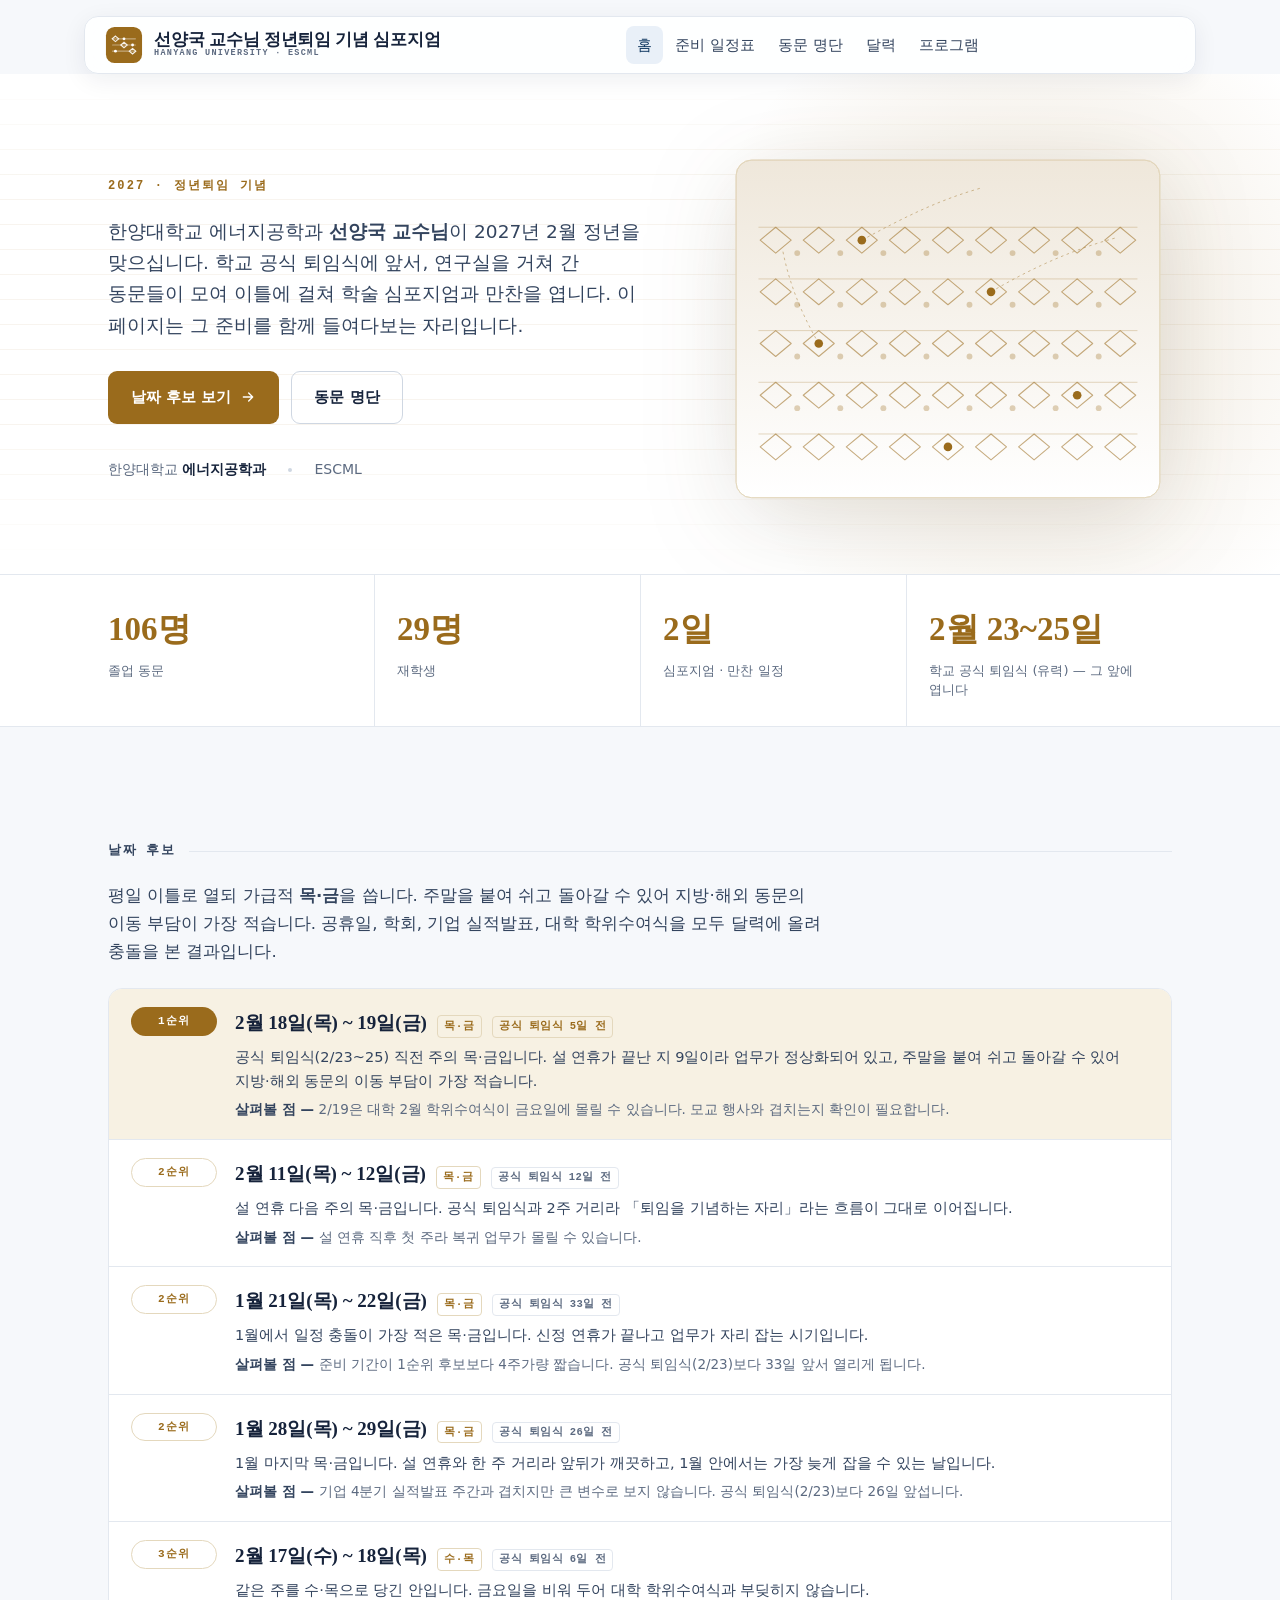
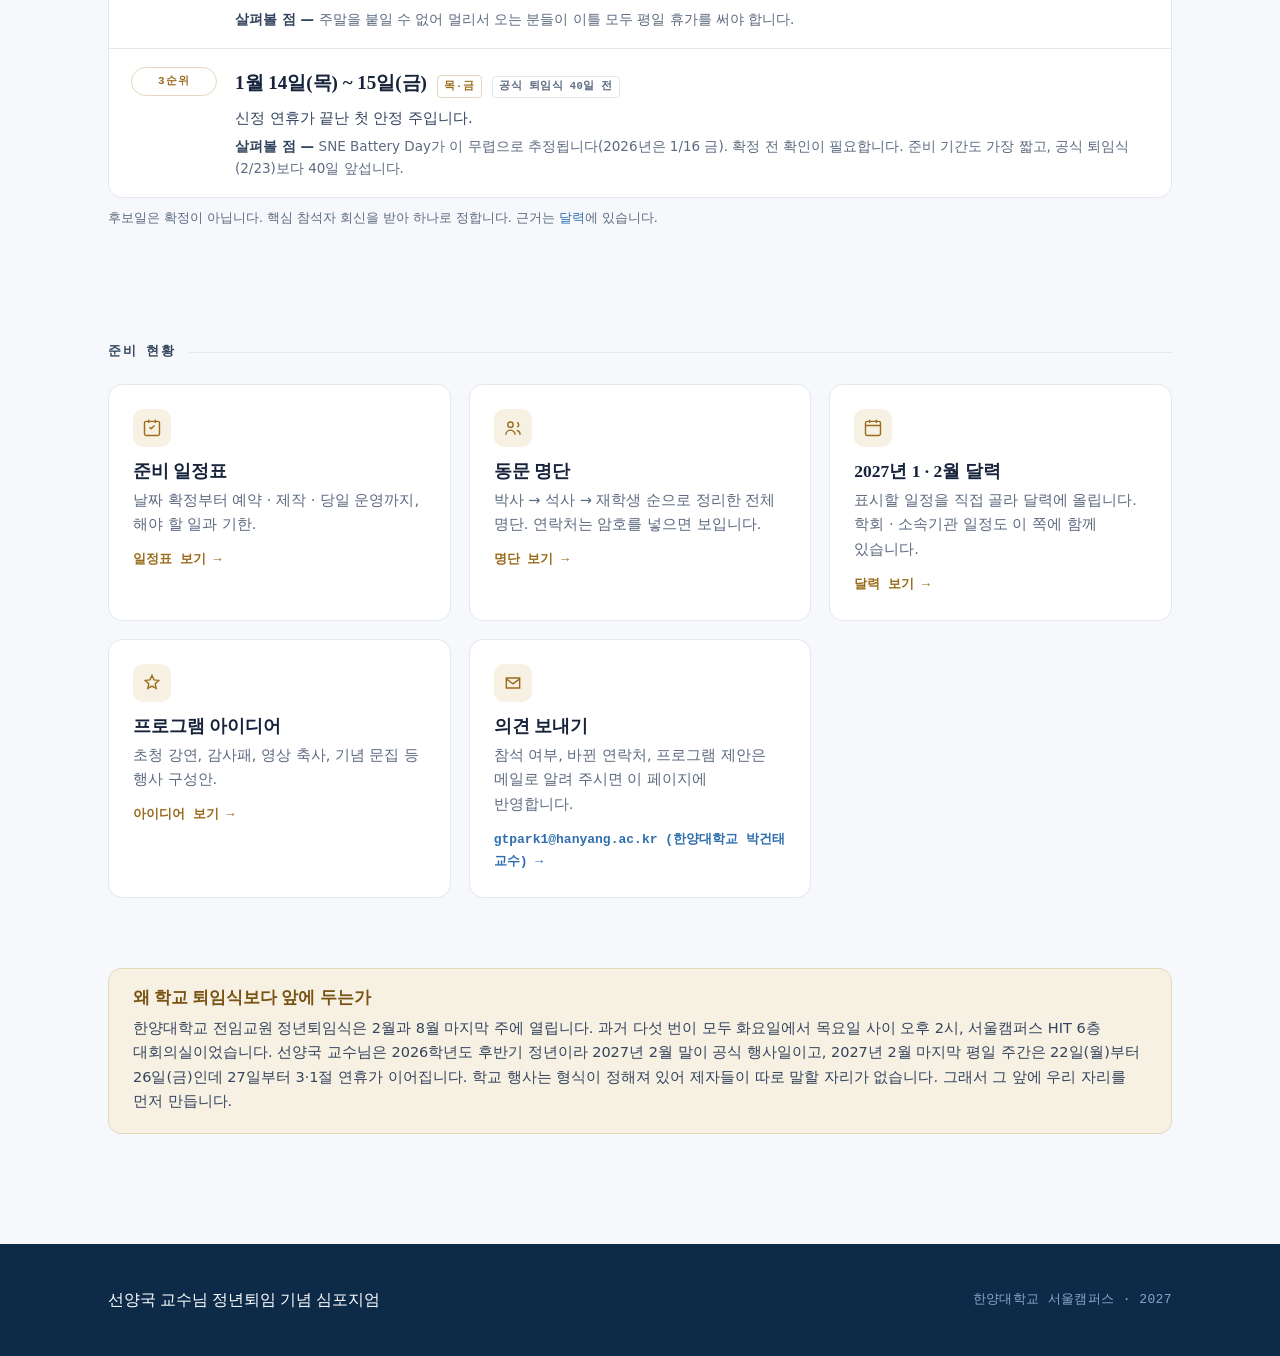
<file: index.html>
<!doctype html>
<html lang="ko">
<head>
<meta charset="utf-8">
<meta name="viewport" content="width=device-width, initial-scale=1">
<title>선양국 교수님 정년퇴임 기념 심포지엄</title>
<meta name="description" content="한양대학교 에너지공학과 선양국 교수님의 정년퇴임을 기념하는 동문 심포지엄 준비 페이지.">
<meta name="robots" content="noindex, nofollow">
<link rel="stylesheet" href="base.css?v=1">
<link rel="stylesheet" href="styles.css?v=9">
</head>
<body data-page="index">
<div id="site-header"></div>
<main>

<section class="shero">
  <div class="strata"></div>
  <div class="glow"></div>
  <div class="wrap shero-in">
    <div>
      <div class="eyebrow reveal">2027 · 정년퇴임 기념</div>
      <p class="lede reveal">한양대학교 에너지공학과 <b>선양국 교수님</b>이 2027년 2월 정년을 맞으십니다.
        학교 공식 퇴임식에 앞서, 연구실을 거쳐 간 동문들이 모여 이틀에 걸쳐 학술 심포지엄과 만찬을 엽니다.
        이 페이지는 그 준비를 함께 들여다보는 자리입니다.</p>
      <div class="acts reveal">
        <a class="btn btn-sym" href="#dates">날짜 후보 보기
          <svg width="16" height="16" viewBox="0 0 24 24" fill="none" stroke="currentColor" stroke-width="2" stroke-linecap="round" stroke-linejoin="round"><path d="M5 12h14M13 6l6 6-6 6"/></svg></a>
        <a class="btn btn-ghost" href="alumni.html">동문 명단</a>
      </div>
      <div class="meta reveal">
        <span>한양대학교 <b>에너지공학과</b></span><span class="dot"></span>
        <span>ESCML</span>
      </div>
    </div>
    <div class="shero-art reveal" aria-hidden="true">
      <!-- 층상 산화물 단면 — 선양국 교수님이 평생 다루신 구조 -->
      <svg viewBox="0 0 520 420" role="img">
        <defs>
          <linearGradient id="gfade" x1="0" y1="0" x2="0" y2="1">
            <stop offset="0" stop-color="var(--sym)" stop-opacity=".16"/>
            <stop offset="1" stop-color="var(--sym)" stop-opacity="0"/>
          </linearGradient>
          <clipPath id="cardclip"><rect x="14" y="14" width="492" height="392" rx="18"/></clipPath>
        </defs>
        <rect x="14" y="14" width="492" height="392" rx="18" fill="var(--paper)" stroke="var(--sym-line)"/>
        <g clip-path="url(#cardclip)">
          <rect x="14" y="14" width="492" height="392" fill="url(#gfade)"/>
          <!-- 전이금속 산화물 층 (6겹) -->
          <g stroke="var(--sym)" stroke-opacity=".30" stroke-width="1">
            <path d="M40 92h440M40 152h440M40 212h440M40 272h440M40 332h440"/>
          </g>
          <!-- 팔면체 — 각 층의 전이금속 자리 -->
          <g fill="none" stroke="var(--sym)" stroke-opacity=".55" stroke-width="1.3" stroke-linejoin="round">
            <g id="oct-row">
              <path d="M60 92l18 15-18 15-18-15z"/><path d="M110 92l18 15-18 15-18-15z"/>
              <path d="M160 92l18 15-18 15-18-15z"/><path d="M210 92l18 15-18 15-18-15z"/>
              <path d="M260 92l18 15-18 15-18-15z"/><path d="M310 92l18 15-18 15-18-15z"/>
              <path d="M360 92l18 15-18 15-18-15z"/><path d="M410 92l18 15-18 15-18-15z"/>
              <path d="M460 92l18 15-18 15-18-15z"/>
            </g>
            <use href="#oct-row" y="60"/><use href="#oct-row" y="120"/>
            <use href="#oct-row" y="180"/><use href="#oct-row" y="240"/>
          </g>
          <!-- 층간 리튬 이온 -->
          <g fill="var(--sym)" fill-opacity=".30">
            <circle cx="85" cy="122" r="3.4"/><circle cx="135" cy="122" r="3.4"/><circle cx="185" cy="122" r="3.4"/>
            <circle cx="235" cy="122" r="3.4"/><circle cx="285" cy="122" r="3.4"/><circle cx="335" cy="122" r="3.4"/>
            <circle cx="385" cy="122" r="3.4"/><circle cx="435" cy="122" r="3.4"/>
            <circle cx="85" cy="182" r="3.4"/><circle cx="135" cy="182" r="3.4"/><circle cx="185" cy="182" r="3.4"/>
            <circle cx="235" cy="182" r="3.4"/><circle cx="285" cy="182" r="3.4"/><circle cx="335" cy="182" r="3.4"/>
            <circle cx="385" cy="182" r="3.4"/><circle cx="435" cy="182" r="3.4"/>
            <circle cx="85" cy="242" r="3.4"/><circle cx="135" cy="242" r="3.4"/><circle cx="185" cy="242" r="3.4"/>
            <circle cx="235" cy="242" r="3.4"/><circle cx="285" cy="242" r="3.4"/><circle cx="335" cy="242" r="3.4"/>
            <circle cx="385" cy="242" r="3.4"/><circle cx="435" cy="242" r="3.4"/>
            <circle cx="85" cy="302" r="3.4"/><circle cx="135" cy="302" r="3.4"/><circle cx="185" cy="302" r="3.4"/>
            <circle cx="235" cy="302" r="3.4"/><circle cx="285" cy="302" r="3.4"/><circle cx="335" cy="302" r="3.4"/>
            <circle cx="385" cy="302" r="3.4"/><circle cx="435" cy="302" r="3.4"/>
          </g>
          <!-- 연구실을 거쳐 간 사람들 — 층에서 뻗어 나간 자리 -->
          <g fill="var(--sym)">
            <circle cx="160" cy="107" r="5"/><circle cx="310" cy="167" r="5"/>
            <circle cx="110" cy="227" r="5"/><circle cx="410" cy="287" r="5"/>
            <circle cx="260" cy="347" r="5"/>
          </g>
          <g stroke="var(--sym)" stroke-opacity=".45" stroke-width="1.1" stroke-dasharray="3 4" fill="none">
            <path d="M160 107C210 80 250 60 300 46"/>
            <path d="M310 167C356 140 404 118 456 104"/>
            <path d="M110 227C92 196 76 160 68 118"/>
          </g>
        </g>
        <rect x="14" y="14" width="492" height="392" rx="18" fill="none" stroke="var(--sym-line)"/>
      </svg>
    </div>
  </div>
</section>

<section class="band"><div class="wrap"><div class="band-grid">
  <div class="b reveal"><div class="n" id="n-alumni">—</div><div class="l">졸업 동문</div></div>
  <div class="b reveal"><div class="n" id="n-current">—</div><div class="l">재학생</div></div>
  <div class="b reveal"><div class="n">2일</div><div class="l">심포지엄 · 만찬 일정</div></div>
  <div class="b reveal"><div class="n">2월 23~25일</div><div class="l">학교 공식 퇴임식 (유력) — 그 앞에 엽니다</div></div>
</div></div></section>

<section class="section" id="dates"><div class="wrap">
  <div class="subhead reveal">날짜 후보</div>
  <p class="reveal" style="max-width:70ch;color:var(--ink-soft);margin-bottom:22px">
    평일 이틀로 열되 가급적 <b>목·금</b>을 씁니다. 주말을 붙여 쉬고 돌아갈 수 있어 지방·해외 동문의 이동 부담이 가장 적습니다.
    공휴일, 학회, 기업 실적발표, 대학 학위수여식을 모두 달력에 올려 충돌을 본 결과입니다.</p>
  <div class="pick reveal" id="pick"></div>
  <p class="srcnote reveal">후보일은 확정이 아닙니다. 핵심 참석자 회신을 받아 하나로 정합니다. 근거는 <a href="calendar.html">달력</a>에 있습니다.</p>
</div></section>

<section class="section" style="padding-top:0"><div class="wrap">
  <div class="subhead reveal">준비 현황</div>
  <div class="cards">
    <a class="card reveal" href="schedule.html">
      <div class="ic"><svg width="20" height="20" viewBox="0 0 24 24" fill="none" stroke="currentColor" stroke-width="1.7"><path d="M9 11l2 2 4-4"/><rect x="3" y="4" width="18" height="17" rx="2"/><path d="M8 2v4M16 2v4"/></svg></div>
      <h3>준비 일정표</h3><p>날짜 확정부터 예약 · 제작 · 당일 운영까지, 해야 할 일과 기한.</p>
      <div class="go">일정표 보기 →</div></a>
    <a class="card reveal" href="alumni.html">
      <div class="ic"><svg width="20" height="20" viewBox="0 0 24 24" fill="none" stroke="currentColor" stroke-width="1.7"><circle cx="9" cy="8" r="3.2"/><path d="M3.5 20a5.5 5.5 0 0 1 11 0M17 5.2a3 3 0 0 1 0 5.6M20.5 20a5.5 5.5 0 0 0-4-5.3"/></svg></div>
      <h3>동문 명단</h3><p>박사 → 석사 → 재학생 순으로 정리한 전체 명단. 연락처는 암호를 넣으면 보입니다.</p>
      <div class="go">명단 보기 →</div></a>
    <a class="card reveal" href="calendar.html">
      <div class="ic"><svg width="20" height="20" viewBox="0 0 24 24" fill="none" stroke="currentColor" stroke-width="1.7"><rect x="3" y="4" width="18" height="17" rx="2"/><path d="M3 9h18M8 2v4M16 2v4"/></svg></div>
      <h3>2027년 1 · 2월 달력</h3><p>표시할 일정을 직접 골라 달력에 올립니다. 학회 · 소속기관 일정도 이 쪽에 함께 있습니다.</p>
      <div class="go">달력 보기 →</div></a>
    
    <a class="card reveal" href="program.html">
      <div class="ic"><svg width="20" height="20" viewBox="0 0 24 24" fill="none" stroke="currentColor" stroke-width="1.7"><path d="M12 3l2.4 5.2 5.6.7-4.1 3.9 1 5.6L12 15.8 7.1 18.4l1-5.6L4 8.9l5.6-.7z"/></svg></div>
      <h3>프로그램 아이디어</h3><p>초청 강연, 감사패, 영상 축사, 기념 문집 등 행사 구성안.</p>
      <div class="go">아이디어 보기 →</div></a>
    <div class="card reveal">
      <div class="ic"><svg width="20" height="20" viewBox="0 0 24 24" fill="none" stroke="currentColor" stroke-width="1.7"><path d="M4 6h16v12H4z"/><path d="M4 7l8 6 8-6"/></svg></div>
      <h3>의견 보내기</h3><p>참석 여부, 바뀐 연락처, 프로그램 제안은 메일로 알려 주시면 이 페이지에 반영합니다.</p>
      <div class="go"><a href="mailto:gtpark1@hanyang.ac.kr?subject=%EC%84%A0%EC%96%91%EA%B5%AD%20%EA%B5%90%EC%88%98%EB%8B%98%20%ED%87%B4%EC%9E%84%20%EC%8B%AC%ED%8F%AC%EC%A7%80%EC%97%84">gtpark1@hanyang.ac.kr (한양대학교 박건태 교수) →</a></div>
    </div>
  </div>
</div></section>

<section class="section" style="padding-top:0"><div class="wrap">
  <div class="callout reveal">
    <h3>왜 학교 퇴임식보다 앞에 두는가</h3>
    <p>한양대학교 전임교원 정년퇴임식은 2월과 8월 마지막 주에 열립니다. 과거 다섯 번이 모두 화요일에서 목요일 사이 오후 2시,
      서울캠퍼스 HIT 6층 대회의실이었습니다. 선양국 교수님은 2026학년도 후반기 정년이라 2027년 2월 말이 공식 행사일이고,
      2027년 2월 마지막 평일 주간은 22일(월)부터 26일(금)인데 27일부터 3·1절 연휴가 이어집니다.
      학교 행사는 형식이 정해져 있어 제자들이 따로 말할 자리가 없습니다. 그래서 그 앞에 우리 자리를 먼저 만듭니다.</p>
  </div>
</div></section>

</main>
<div id="site-footer"></div>
<script defer src="data.js?v=9"></script>
<script defer src="app.js?v=9"></script>
<script defer src="home.js?v=9"></script>
</body>
</html>
</file>
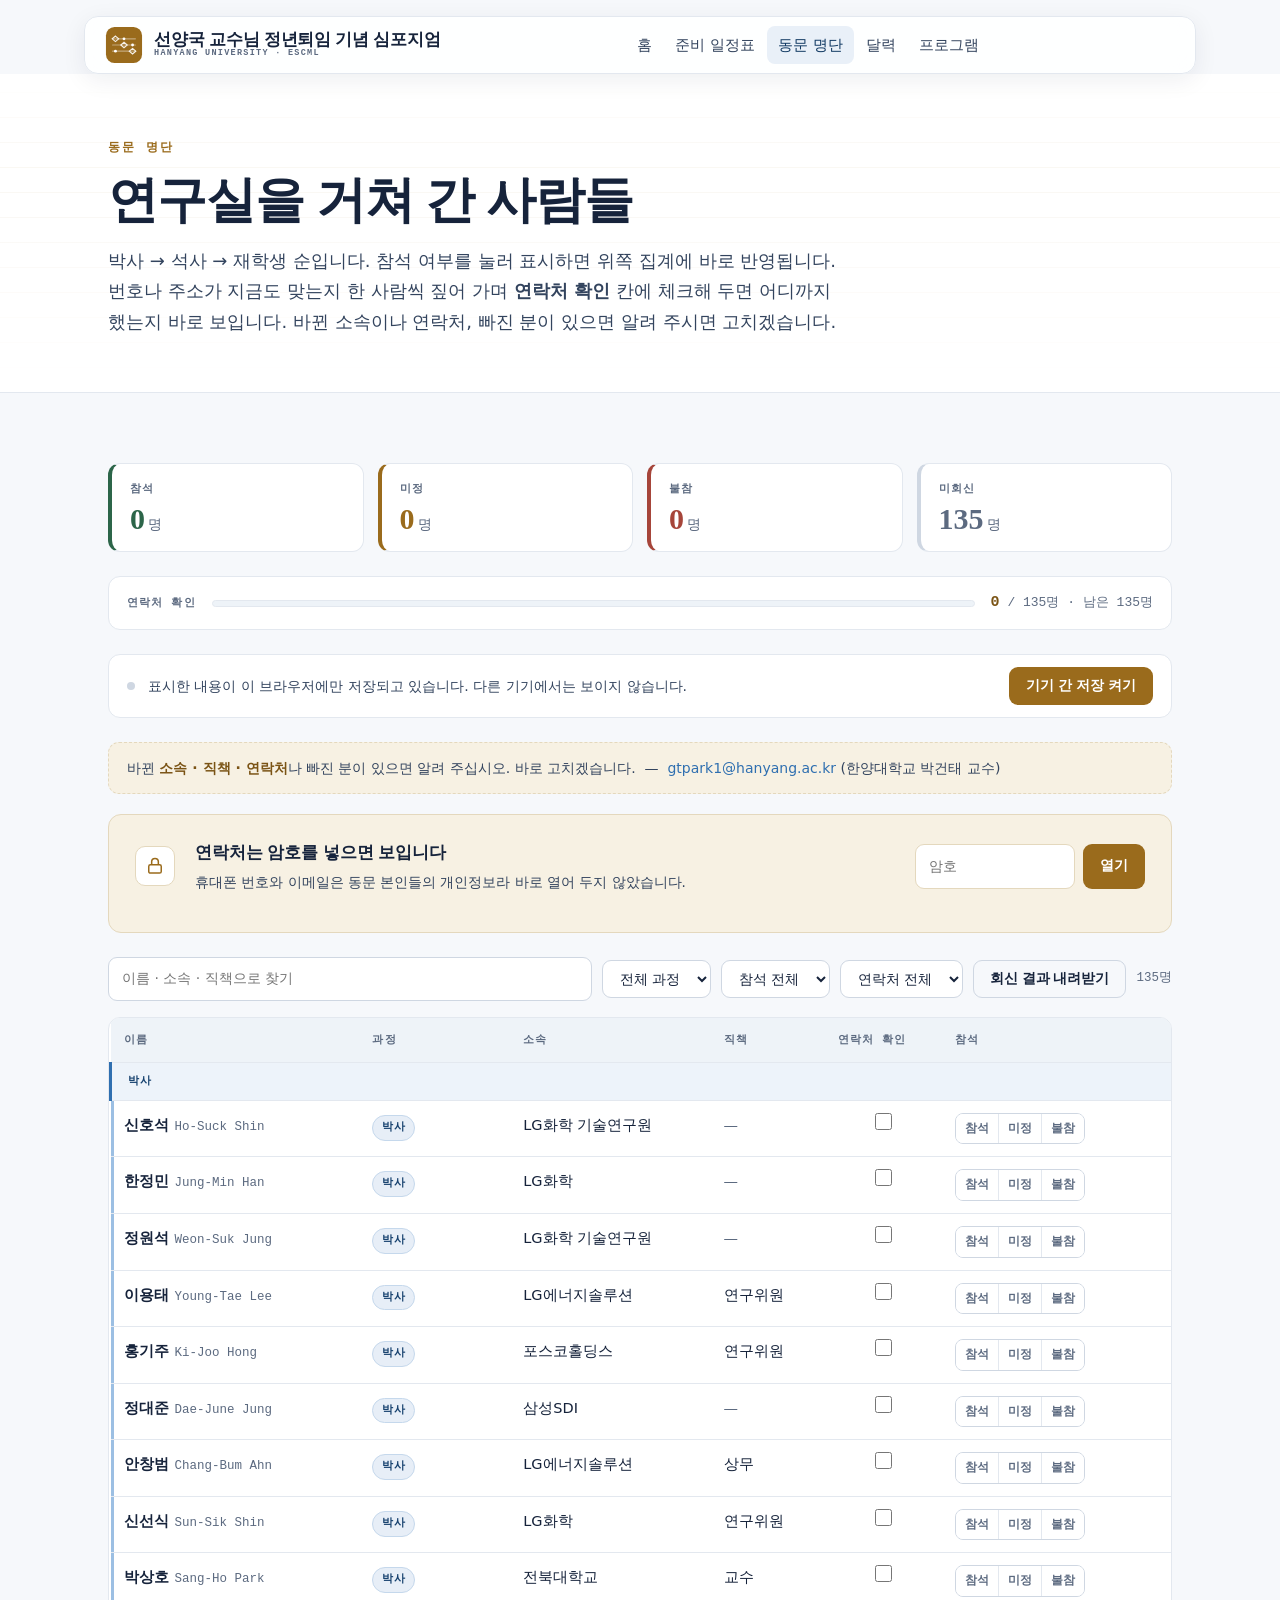
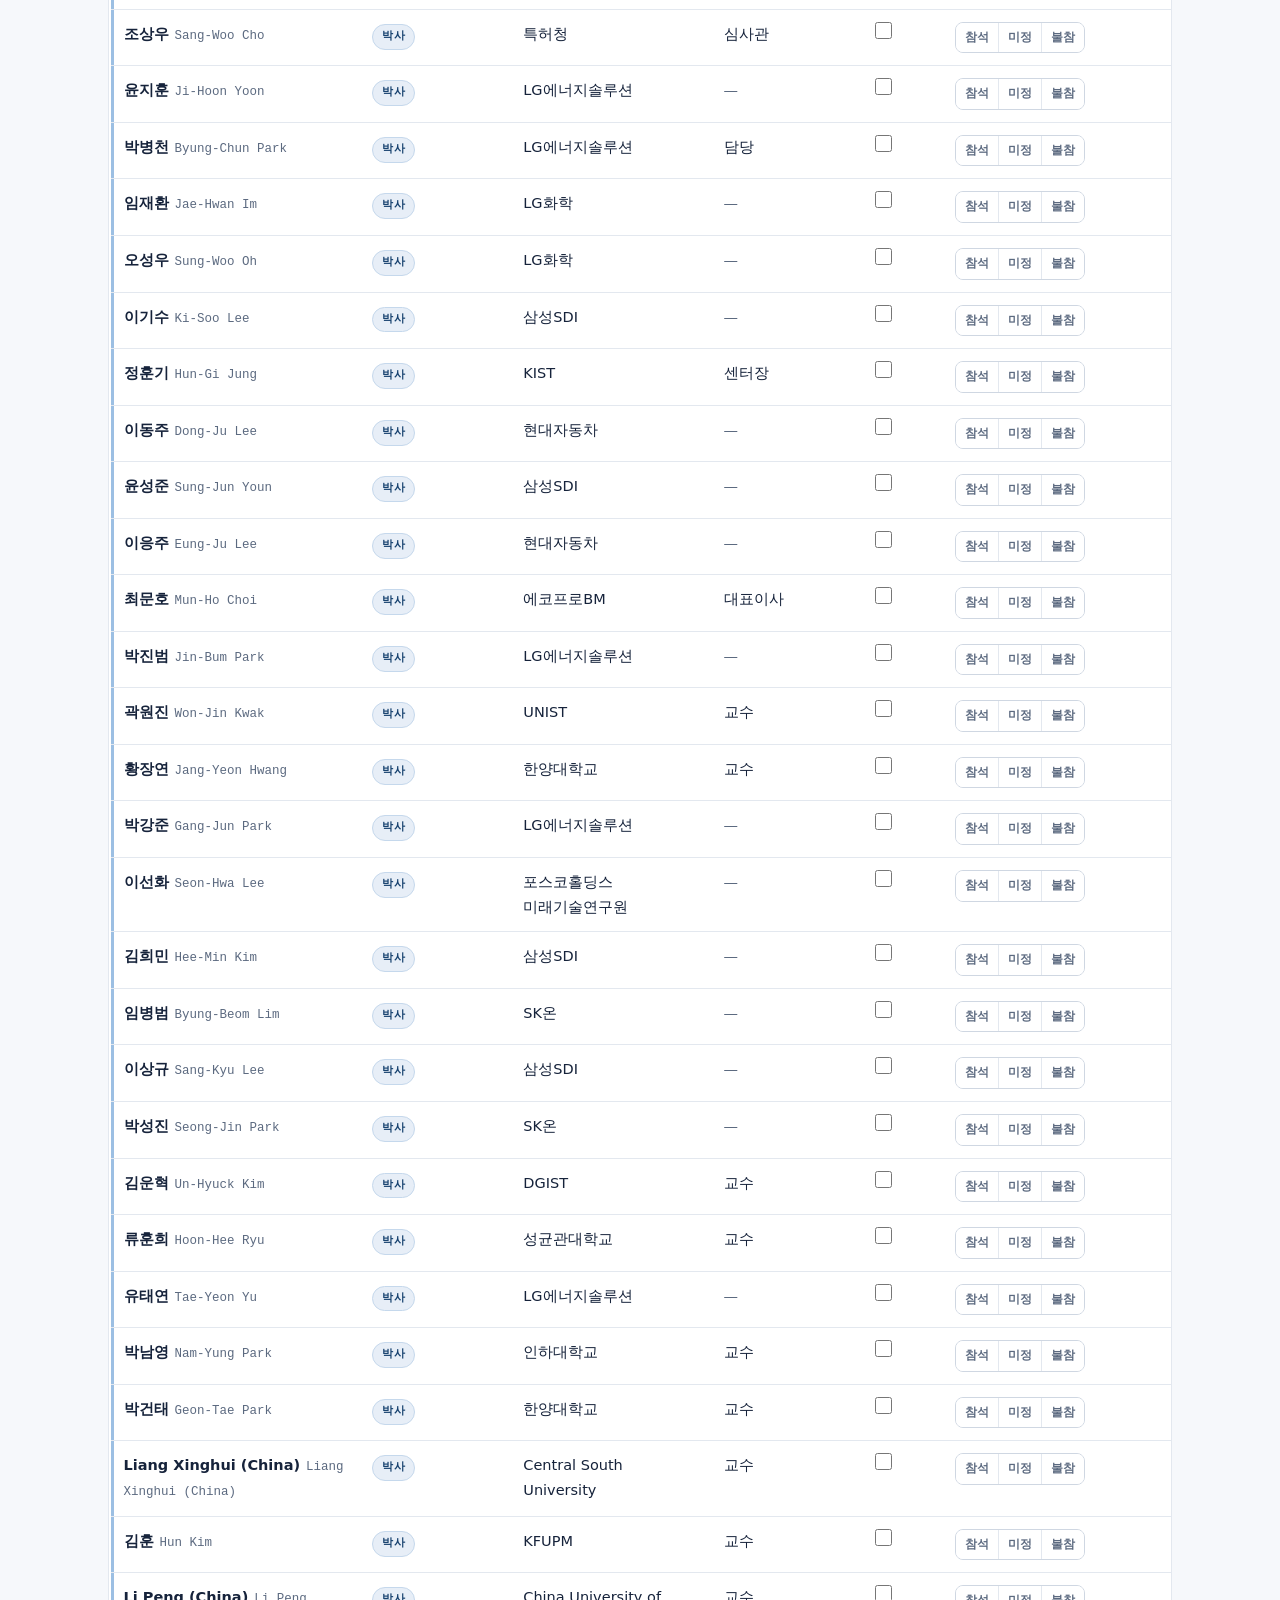
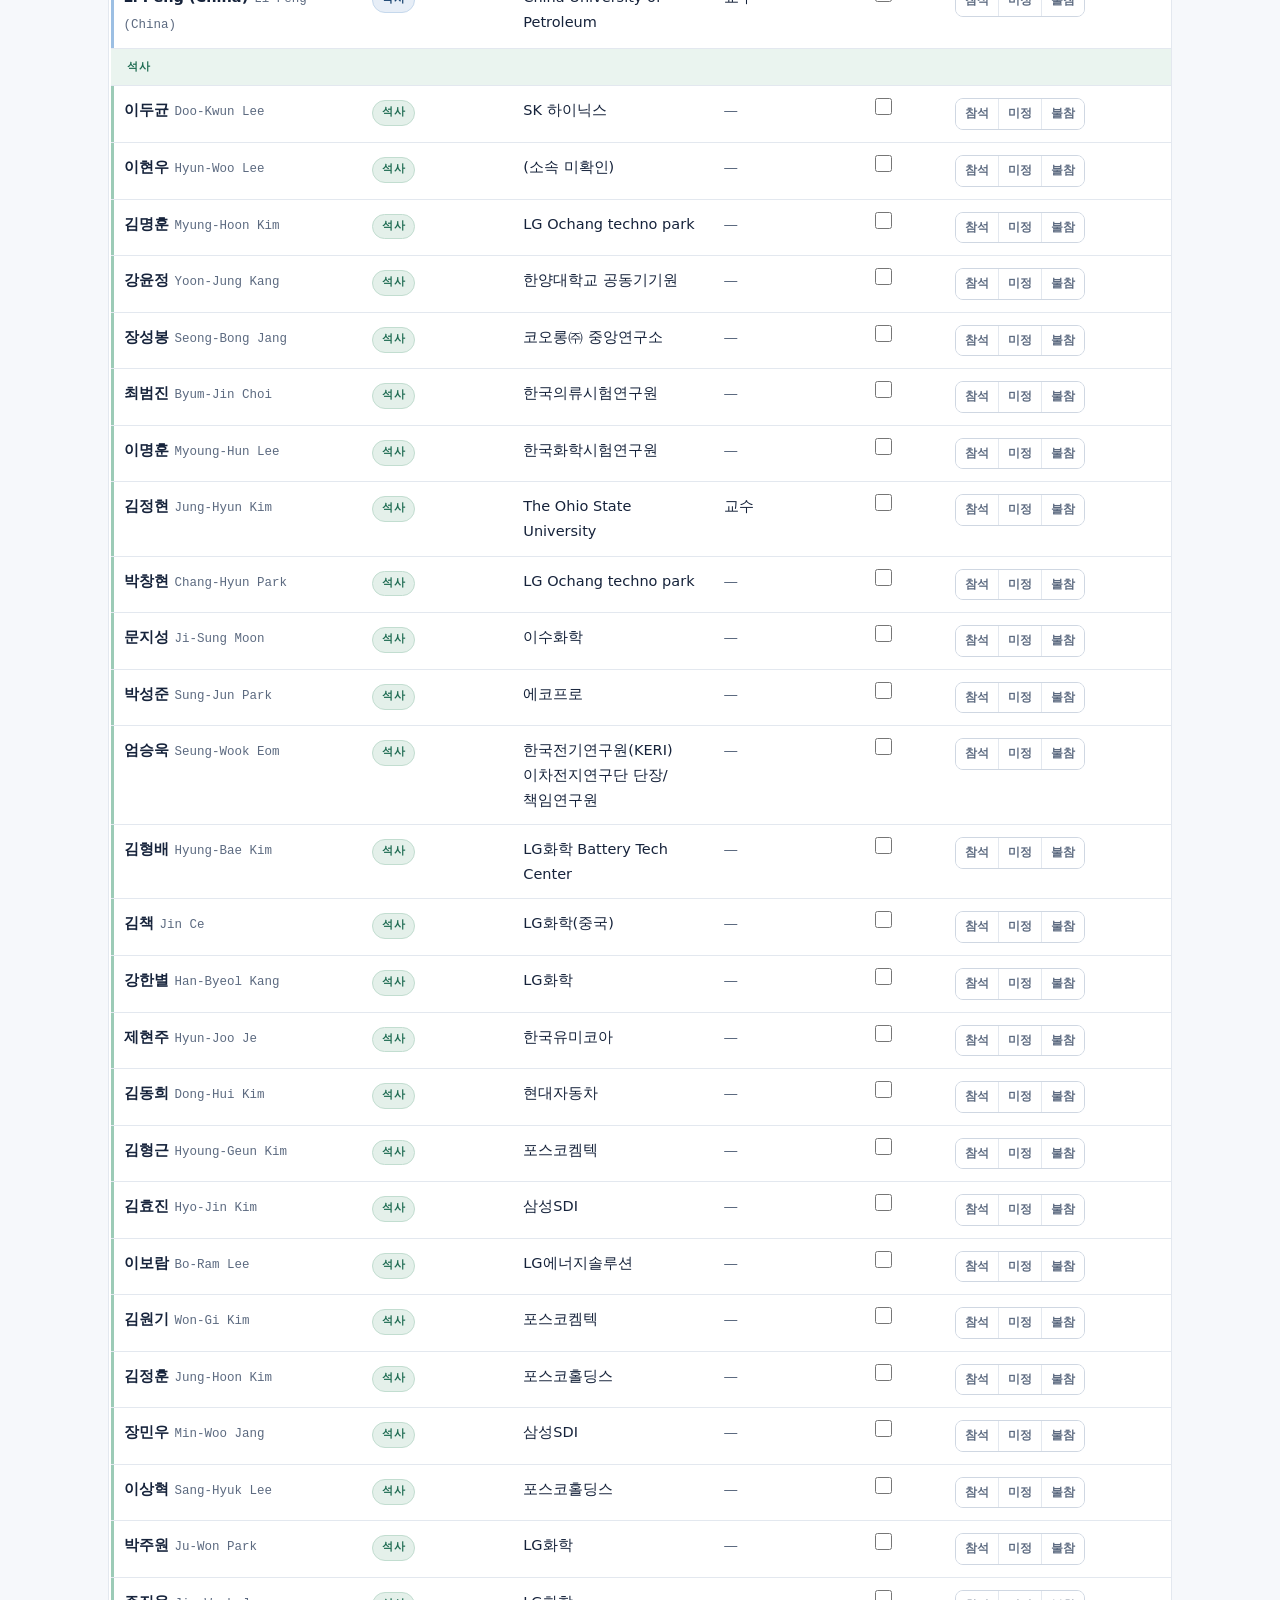
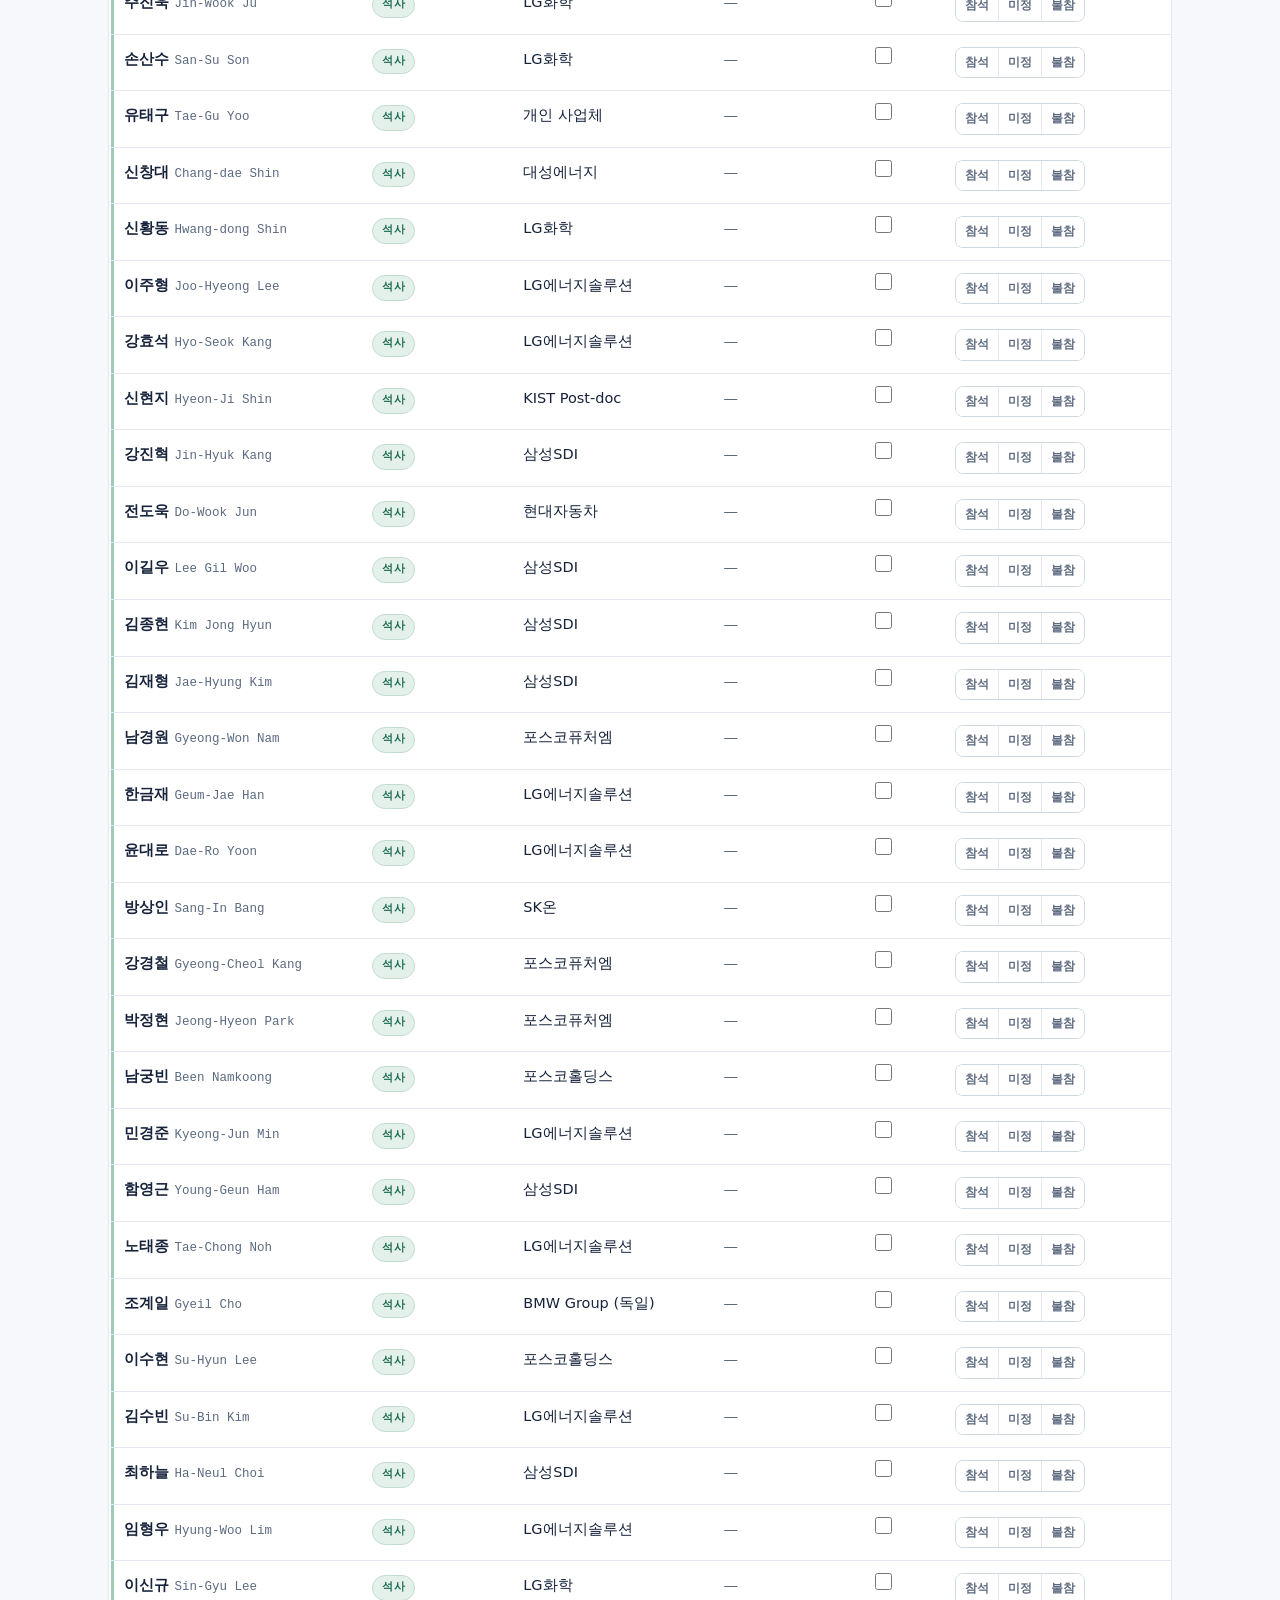
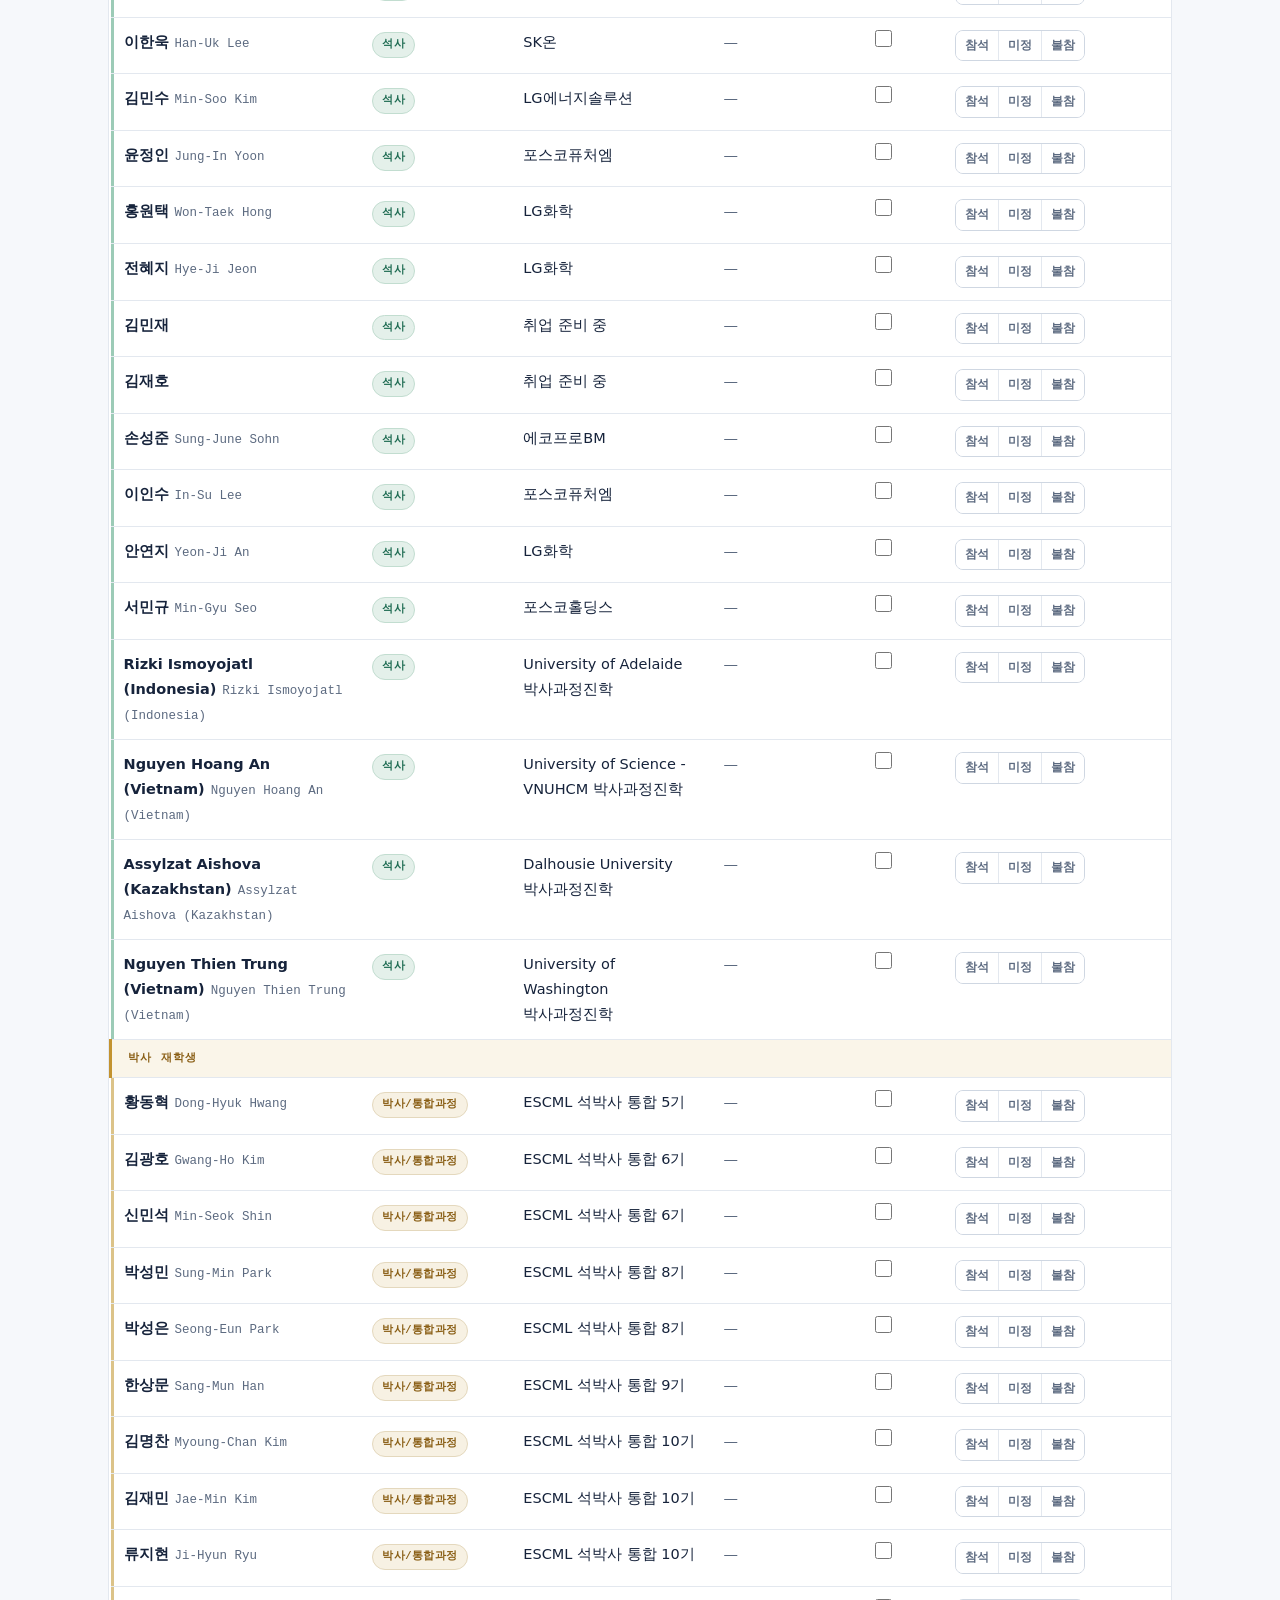
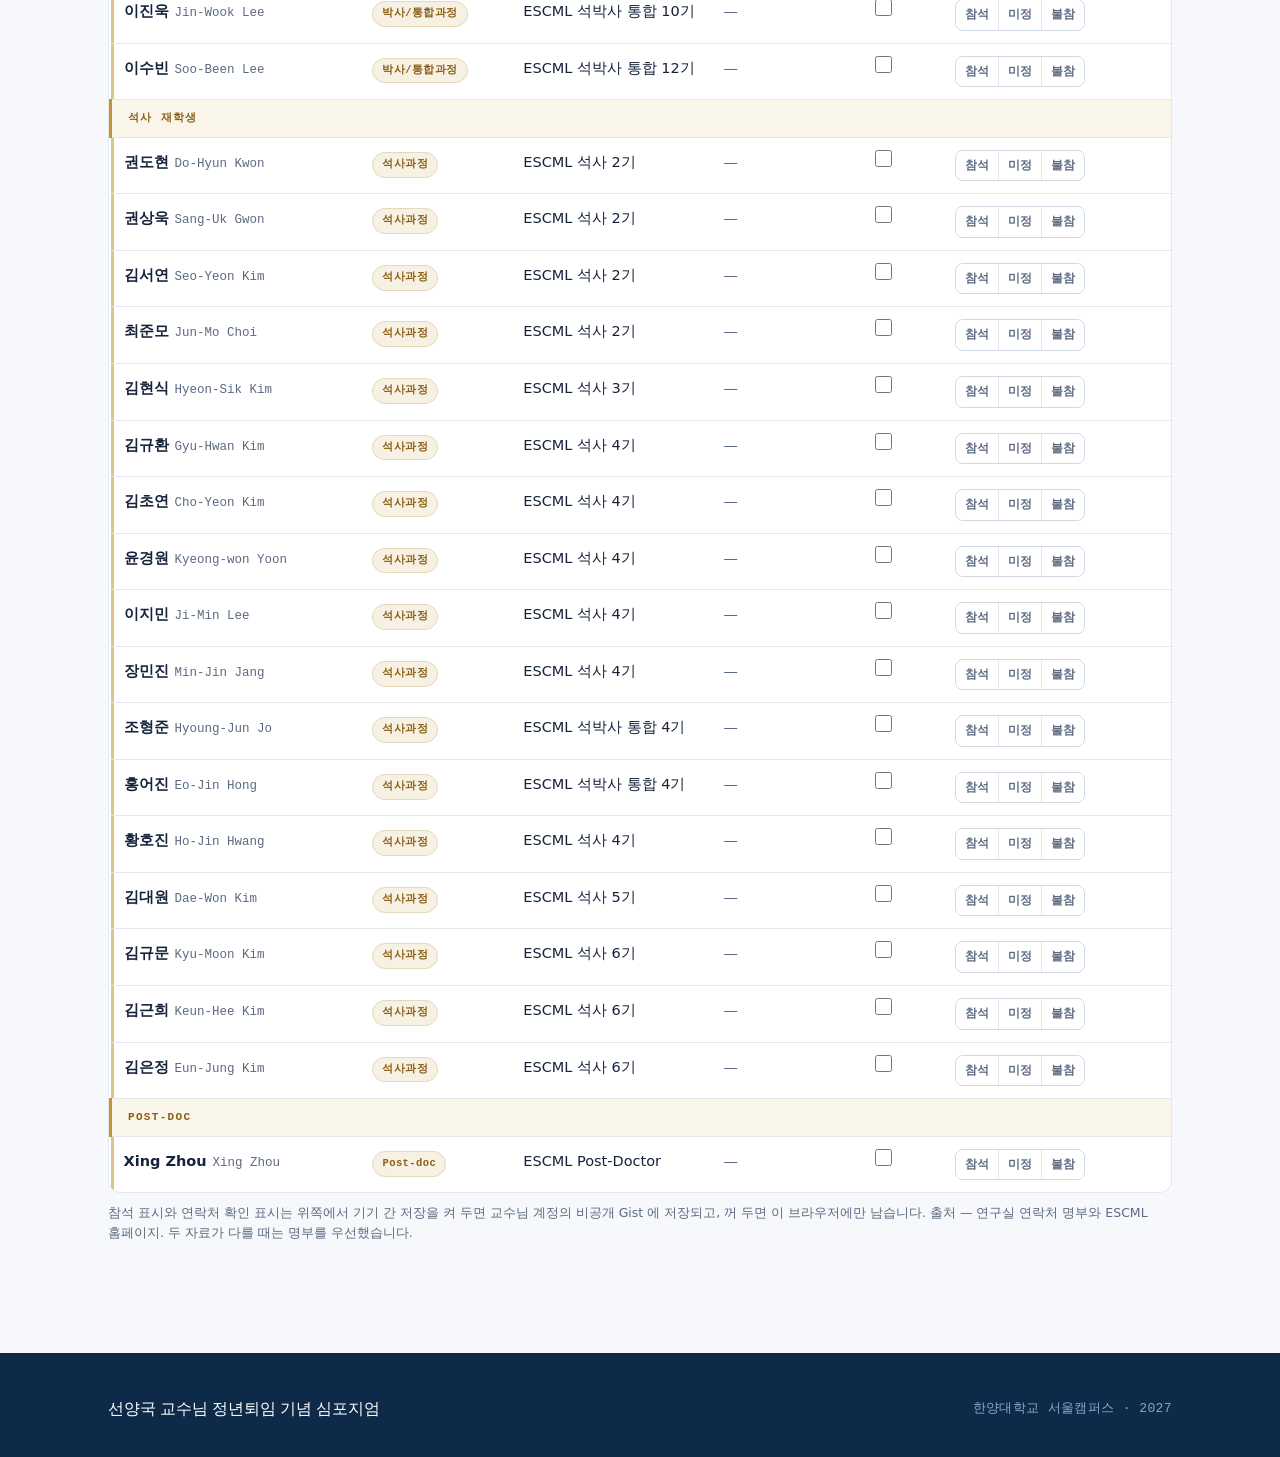
<file: alumni.html>
<!doctype html>
<html lang="ko">
<head>
<meta charset="utf-8">
<meta name="viewport" content="width=device-width, initial-scale=1">
<title>동문 명단 — 선양국 교수님 정년퇴임 기념 심포지엄</title>
<meta name="robots" content="noindex, nofollow">
<link rel="stylesheet" href="base.css?v=1">
<link rel="stylesheet" href="styles.css?v=9">
</head>
<body data-page="alumni">
<div id="site-header"></div>
<main>

<div class="page-head"><div class="strata"></div><div class="wrap page-head-in reveal">
  <div class="eyebrow">동문 명단</div>
  <h1>연구실을 거쳐 간 사람들</h1>
  <p>박사 → 석사 → 재학생 순입니다. 참석 여부를 눌러 표시하면 위쪽 집계에 바로 반영됩니다.
     번호나 주소가 지금도 맞는지 한 사람씩 짚어 가며 <b>연락처 확인</b> 칸에 체크해 두면
     어디까지 했는지 바로 보입니다. 바뀐 소속이나 연락처, 빠진 분이 있으면 알려 주시면 고치겠습니다.</p>
</div></div>

<section class="section"><div class="wrap">

  <div class="sum" id="sum"></div>

  <div class="ckbar" id="ckbar"></div>

  <div class="sync" id="sync"></div>

  <div class="ask reveal">
    바뀐 <b>소속 · 직책 · 연락처</b>나 빠진 분이 있으면 알려 주십시오. 바로 고치겠습니다.
    &nbsp;—&nbsp; <a href="mailto:gtpark1@hanyang.ac.kr?subject=%EB%8F%99%EB%AC%B8%20%EB%AA%85%EB%8B%A8%20%EC%A0%95%EC%A0%95">gtpark1@hanyang.ac.kr</a> (한양대학교 박건태 교수)
  </div>

  <div class="gate-sym reveal" id="gate">
    <div class="lk"><svg width="20" height="20" viewBox="0 0 24 24" fill="none" stroke="currentColor" stroke-width="1.8"><rect x="4.5" y="10.5" width="15" height="10" rx="2"/><path d="M8 10.5V7a4 4 0 0 1 8 0v3.5"/></svg></div>
    <div class="tx">
      <b>연락처는 암호를 넣으면 보입니다</b>
      <span>휴대폰 번호와 이메일은 동문 본인들의 개인정보라 바로 열어 두지 않았습니다.</span>
    </div>
    <form id="gate-form">
      <input id="gate-input" type="password" placeholder="암호" autocomplete="off" aria-label="암호">
      <button class="btn btn-sym btn-sm" type="submit">열기</button>
    </form>
    <div class="err" id="gate-err"></div>
  </div>

  <div class="toolbar reveal" style="margin-top:24px">
    <input type="search" id="q" placeholder="이름 · 소속 · 직책으로 찾기" aria-label="검색">
    <select id="f-rank" aria-label="과정">
      <option value="">전체 과정</option><option value="0">박사</option><option value="1">석사</option><option value="2">재학생</option>
    </select>
    <select id="f-att" aria-label="참석 여부">
      <option value="">참석 전체</option><option value="y">참석</option><option value="m">미정</option><option value="n">불참</option><option value="-">미회신</option>
    </select>
    <select id="f-ck" aria-label="연락처 확인 여부">
      <option value="">연락처 전체</option><option value="y">확인함</option><option value="n">확인 안 함</option>
    </select>
    <button class="btn btn-ghost btn-sm" id="exp" type="button">회신 결과 내려받기</button>
    <span class="count" id="cnt"></span>
  </div>

  <div class="tbl-wrap reveal">
    <table class="t">
      <thead><tr>
        <th style="width:136px">이름</th><th style="width:72px">과정</th><th style="width:150px">소속</th><th style="width:92px">직책</th>
        <th class="ct-col" style="width:124px">휴대폰</th><th class="ct-col">이메일</th>
        <th style="width:92px">연락처 확인</th>
        <th style="width:184px">참석</th>
      </tr></thead>
      <tbody id="rows"></tbody>
    </table>
  </div>
  <p class="srcnote reveal">참석 표시와 연락처 확인 표시는 위쪽에서 기기 간 저장을 켜 두면 교수님 계정의 비공개 Gist 에 저장되고, 꺼 두면 이 브라우저에만 남습니다.
    출처 — 연구실 연락처 명부와 ESCML 홈페이지. 두 자료가 다를 때는 명부를 우선했습니다.</p>

</div></section>

</main>
<div id="site-footer"></div>
<script defer src="data.js?v=9"></script>
<script defer src="app.js?v=9"></script>
<script defer src="sync.js?v=9"></script>
<script>
window.addEventListener('DOMContentLoaded', function () {
  // 주의 — 화면을 가리는 장치일 뿐 실제 보안이 아닙니다.
  var PASSCODE = '1017';
  var KEY = 'escml_att';
  var CKEY = 'escml_ctok';   // 연락처를 직접 확인한 사람

  var D = window.SYM, el = window.SYMUI.el;
  if (!D) return;
  var RANK = { 0: { k: 'phd', n: '박사' }, 1: { k: 'ms', n: '석사' }, 2: { k: 'cur', n: '재학생' } };
  var SUB = ['박사 재학생', '석사 재학생', 'Post-Doc'];
  function gkey(p) { return p.rank === 2 ? '2-' + (p.sub || 0) : String(p.rank); }
  function gname(p) { return p.rank === 2 ? SUB[p.sub || 0] : RANK[p.rank].n; }
  var ATT = [['y', '참석'], ['m', '미정'], ['n', '불참']];
  var open = false, q = '', rank = '', att = '', ckf = '';

  var S = {};
  try { S = JSON.parse(localStorage.getItem(KEY) || '{}'); } catch (_) { S = {}; }
  function save() {
    try { localStorage.setItem(KEY, JSON.stringify(S)); } catch (_) {}
    if (window.SYMSYNC) window.SYMSYNC.push();
  }

  var C = {};
  try { C = JSON.parse(localStorage.getItem(CKEY) || '{}'); } catch (_) { C = {}; }
  function csave() {
    try { localStorage.setItem(CKEY, JSON.stringify(C)); } catch (_) {}
    if (window.SYMSYNC) window.SYMSYNC.push();
  }

  function summary() {
    var c = { y: 0, m: 0, n: 0 };
    D.people.forEach(function (p) { if (c[S[p.id]] != null) c[S[p.id]]++; });
    var none = D.people.length - c.y - c.m - c.n;
    var box = document.getElementById('sum');
    box.innerHTML = '';
    [['참석', c.y, 'y'], ['미정', c.m, 'm'], ['불참', c.n, 'n'], ['미회신', none, 'o']].forEach(function (o) {
      box.appendChild(el('div', { class: 'sumcell a-' + o[2] }, [
        el('div', { class: 'k' }, [o[0]]),
        el('div', { class: 'v' }, [String(o[1]), el('span', {}, ['명'])])
      ]));
    });
  }

  function ckbar() {
    var n = 0;
    D.people.forEach(function (p) { if (C[p.id]) n++; });
    var tot = D.people.length;
    var pc = tot ? Math.round(n * 100 / tot) : 0;
    var box = document.getElementById('ckbar');
    box.innerHTML = '';
    box.appendChild(el('div', { class: 'k' }, ['연락처 확인']));
    box.appendChild(el('div', { class: 'track' }, [el('div', { class: 'fill', style: 'width:' + pc + '%' })]));
    box.appendChild(el('div', { class: 'n' }, [
      el('b', {}, [String(n)]), ' / ' + tot + '명  ·  남은 ' + (tot - n) + '명'
    ]));
  }

  function ctCols(on) {
    document.querySelectorAll('.ct-col').forEach(function (n) { n.style.display = on ? '' : 'none'; });
  }

  function rows() {
    var tb = document.getElementById('rows');
    tb.innerHTML = '';
    var list = D.people.filter(function (p) {
      if (rank !== '' && String(p.rank) !== rank) return false;
      if (att) { var a = S[p.id] || '-'; if (a !== att) return false; }
      if (ckf) { if ((C[p.id] ? 'y' : 'n') !== ckf) return false; }
      if (!q) return true;
      return (p.name + ' ' + (p.en || '') + ' ' + (p.org || '') + ' ' + (p.title || ''))
        .toLowerCase().indexOf(q.toLowerCase()) >= 0;
    });
    var last = null, n = 0;
    list.forEach(function (p) {
      var R = RANK[p.rank] || { k: '', n: '' };
      var gk = gkey(p);
      if (gk !== last) {
        last = gk;
        tb.appendChild(el('tr', { class: 'grp g-' + R.k }, [el('td', { colspan: '8' }, [gname(p)])]));
      }
      n++;
      var ct = (open && window.SYM_CONTACT) ? (window.SYM_CONTACT[p.id] || {}) : {};
      var cur = S[p.id] || '';
      var seg = el('div', { class: 'seg' });
      ATT.forEach(function (o) {
        seg.appendChild(el('button', {
          type: 'button', class: 'a-' + o[0] + (cur === o[0] ? ' on' : ''),
          'aria-pressed': cur === o[0] ? 'true' : 'false',
          onclick: function () {
            if (S[p.id] === o[0]) delete S[p.id]; else S[p.id] = o[0];
            save(); rows(); summary();
          }
        }, [o[1]]));
      });
      var box = el('input', {
        type: 'checkbox', class: 'calbox',
        'aria-label': p.name + ' 연락처 확인함'
      });
      box.checked = !!C[p.id];
      box.addEventListener('change', function () {
        if (box.checked) C[p.id] = 1; else delete C[p.id];
        csave(); ckbar();
        tr.classList.toggle('ckd', box.checked);
        if (ckf) rows();            // 확인 여부로 거르는 중이면 목록을 다시 그린다
      });

      var tr = el('tr', { class: 'r-' + R.k + (C[p.id] ? ' ckd' : '') }, [
        el('td', { class: 'c-name' }, [el('span', { class: 'nm' }, [p.name]), p.en ? el('span', { class: 'en' }, [p.en]) : null]),
        el('td', { 'data-l': '과정' }, [el('span', { class: 'rk rk-' + R.k }, [p.deg || R.n])]),
        el('td', { 'data-l': '소속', class: p.org ? '' : 'muted' }, [p.org || '미확인']),
        el('td', { 'data-l': '직책', 'data-empty': p.title ? null : '1',
          class: p.title ? '' : 'muted' }, [p.title || '—']),
        el('td', { 'data-l': '휴대폰', 'data-empty': ct.tel ? null : '1',
          class: 'syct ct-col' + (ct.tel ? '' : ' muted') }, [ct.tel || (open ? '—' : '')]),
        el('td', { 'data-l': '이메일', 'data-empty': ct.mail ? null : '1',
          class: 'syct ct-col' + (ct.mail ? '' : ' muted') },
          [ct.mail ? el('a', { href: 'mailto:' + ct.mail }, [ct.mail]) : (open ? '—' : '')]),
        el('td', { 'data-l': '확인', class: 'ckcell' }, [box]),
        el('td', { 'data-l': '참석', class: 'c-att' }, [seg])
      ]);
      tb.appendChild(tr);
    });
    document.getElementById('cnt').textContent = n + '명';
    ctCols(open);
  }

  function unlock() {
    open = true;
    document.getElementById('gate').style.display = 'none';
    try { sessionStorage.setItem('sym_ct', '1'); } catch (_) {}
    if (window.SYM_CONTACT) { rows(); return; }
    var s = document.createElement('script');
    s.src = 'contacts.js?v=9';
    s.onload = function () {
      try { window.SYM_CONTACT = JSON.parse(decodeURIComponent(escape(atob(window.SYM_CT_B64)))); }
      catch (_) { window.SYM_CONTACT = {}; }
      rows();
    };
    s.onerror = rows;
    document.head.appendChild(s);
  }

  document.getElementById('gate-form').addEventListener('submit', function (e) {
    e.preventDefault();
    var v = document.getElementById('gate-input').value.trim();
    if (v === PASSCODE) unlock();
    else document.getElementById('gate-err').textContent = '암호가 맞지 않습니다.';
  });
  document.getElementById('q').addEventListener('input', function (e) { q = e.target.value; rows(); });
  document.getElementById('f-rank').addEventListener('change', function (e) { rank = e.target.value; rows(); });
  document.getElementById('f-att').addEventListener('change', function (e) { att = e.target.value; rows(); });
  document.getElementById('f-ck').addEventListener('change', function (e) { ckf = e.target.value; rows(); });

  document.getElementById('exp').addEventListener('click', function () {
    var NM = { y: '참석', m: '미정', n: '불참' };
    var out = ['이름,과정,소속,직책,참석여부,연락처확인'];
    D.people.forEach(function (p) {
      out.push(['"' + p.name + '"', '"' + (p.deg || '') + '"', '"' + (p.org || '') + '"',
        '"' + (p.title || '') + '"', '"' + (NM[S[p.id]] || '미회신') + '"',
        '"' + (C[p.id] ? '확인함' : '미확인') + '"'].join(','));
    });
    var blob = new Blob(['﻿' + out.join('\n')], { type: 'text/csv;charset=utf-8' });
    var a = document.createElement('a');
    a.href = URL.createObjectURL(blob);
    a.download = '참석회신_' + new Date().toISOString().slice(0, 10) + '.csv';
    a.click(); URL.revokeObjectURL(a.href);
  });

  summary(); ckbar(); rows();

  if (window.SYMSYNC) {
    window.SYMSYNC.bind(function () {           // 원격 기록을 받아 왔을 때 화면을 다시 그린다
      try { S = JSON.parse(localStorage.getItem(KEY) || '{}'); } catch (_) { S = {}; }
      try { C = JSON.parse(localStorage.getItem(CKEY) || '{}'); } catch (_) { C = {}; }
      summary(); ckbar(); rows();
    });
    window.SYMSYNC.mount('sync');
    window.SYMSYNC.start();
  }

  try { if (sessionStorage.getItem('sym_ct') === '1') unlock(); } catch (_) {}
});
</script>
</body>
</html>
</file>
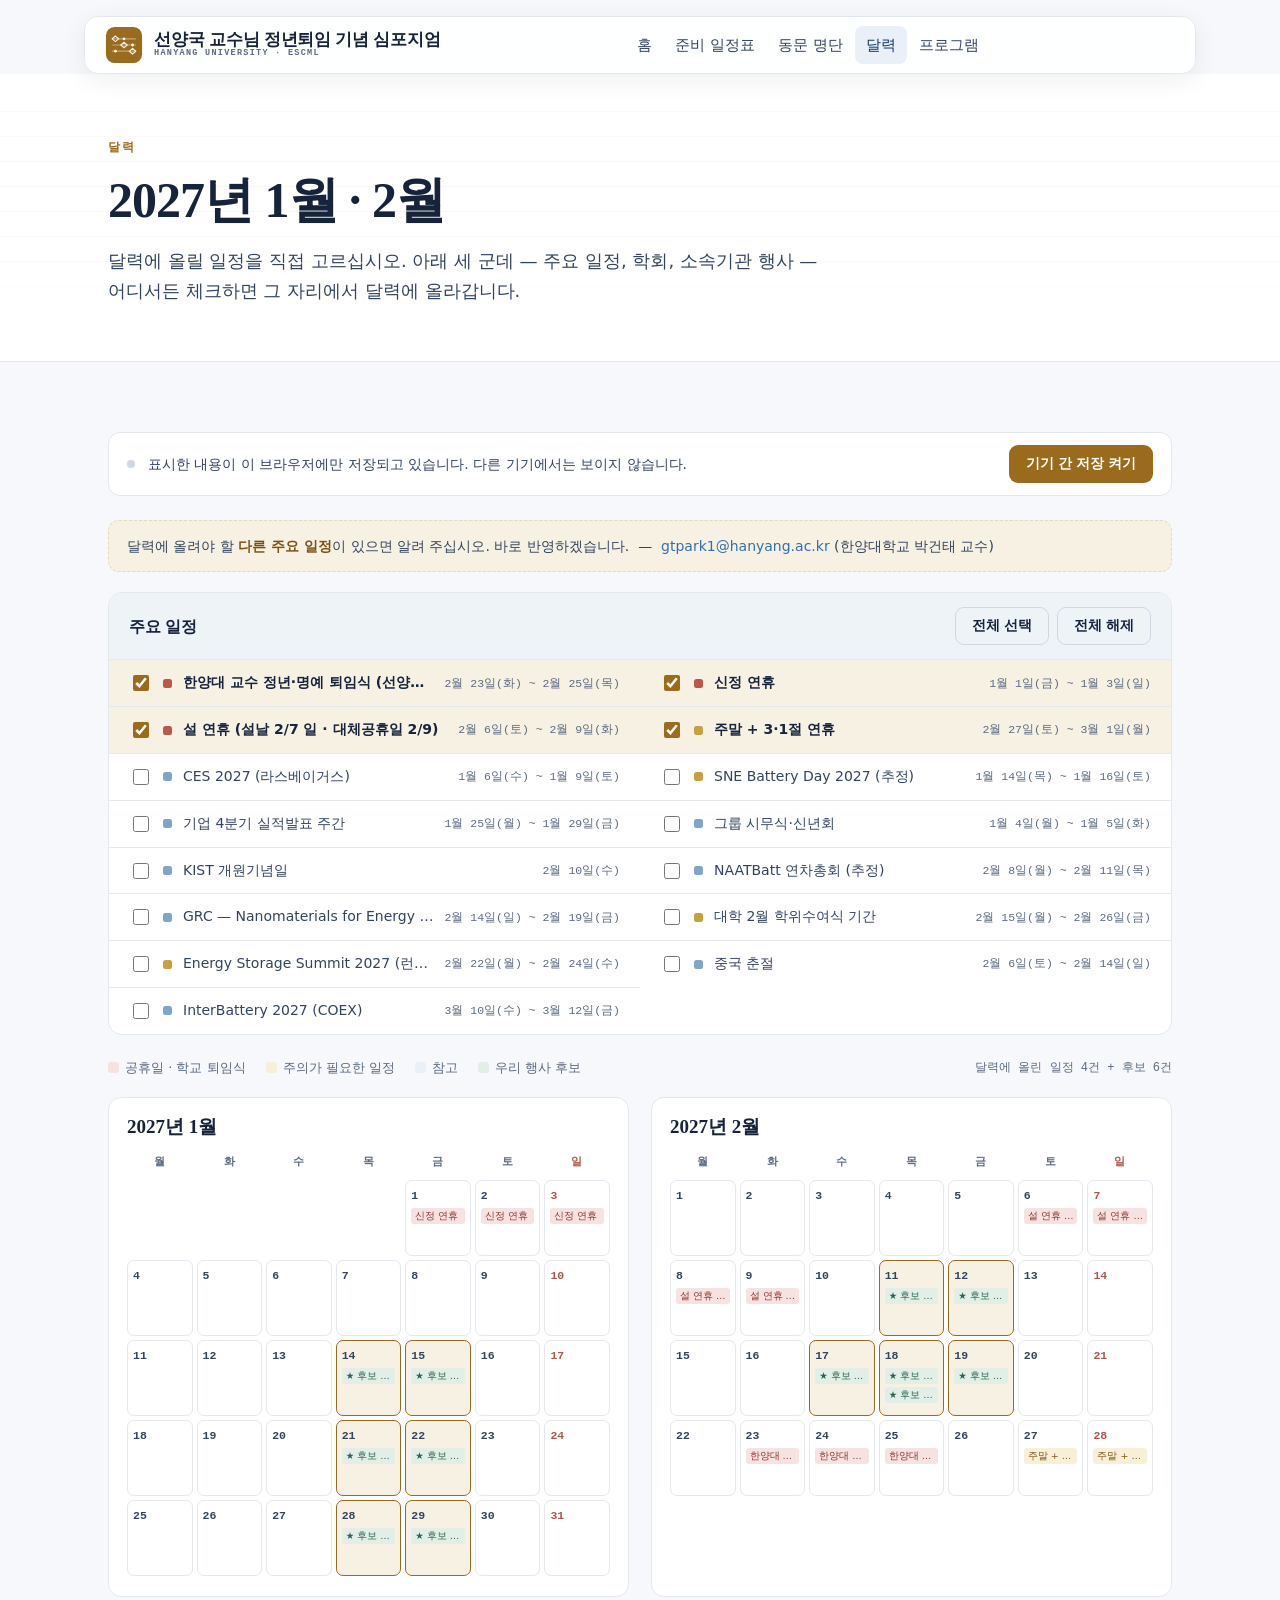
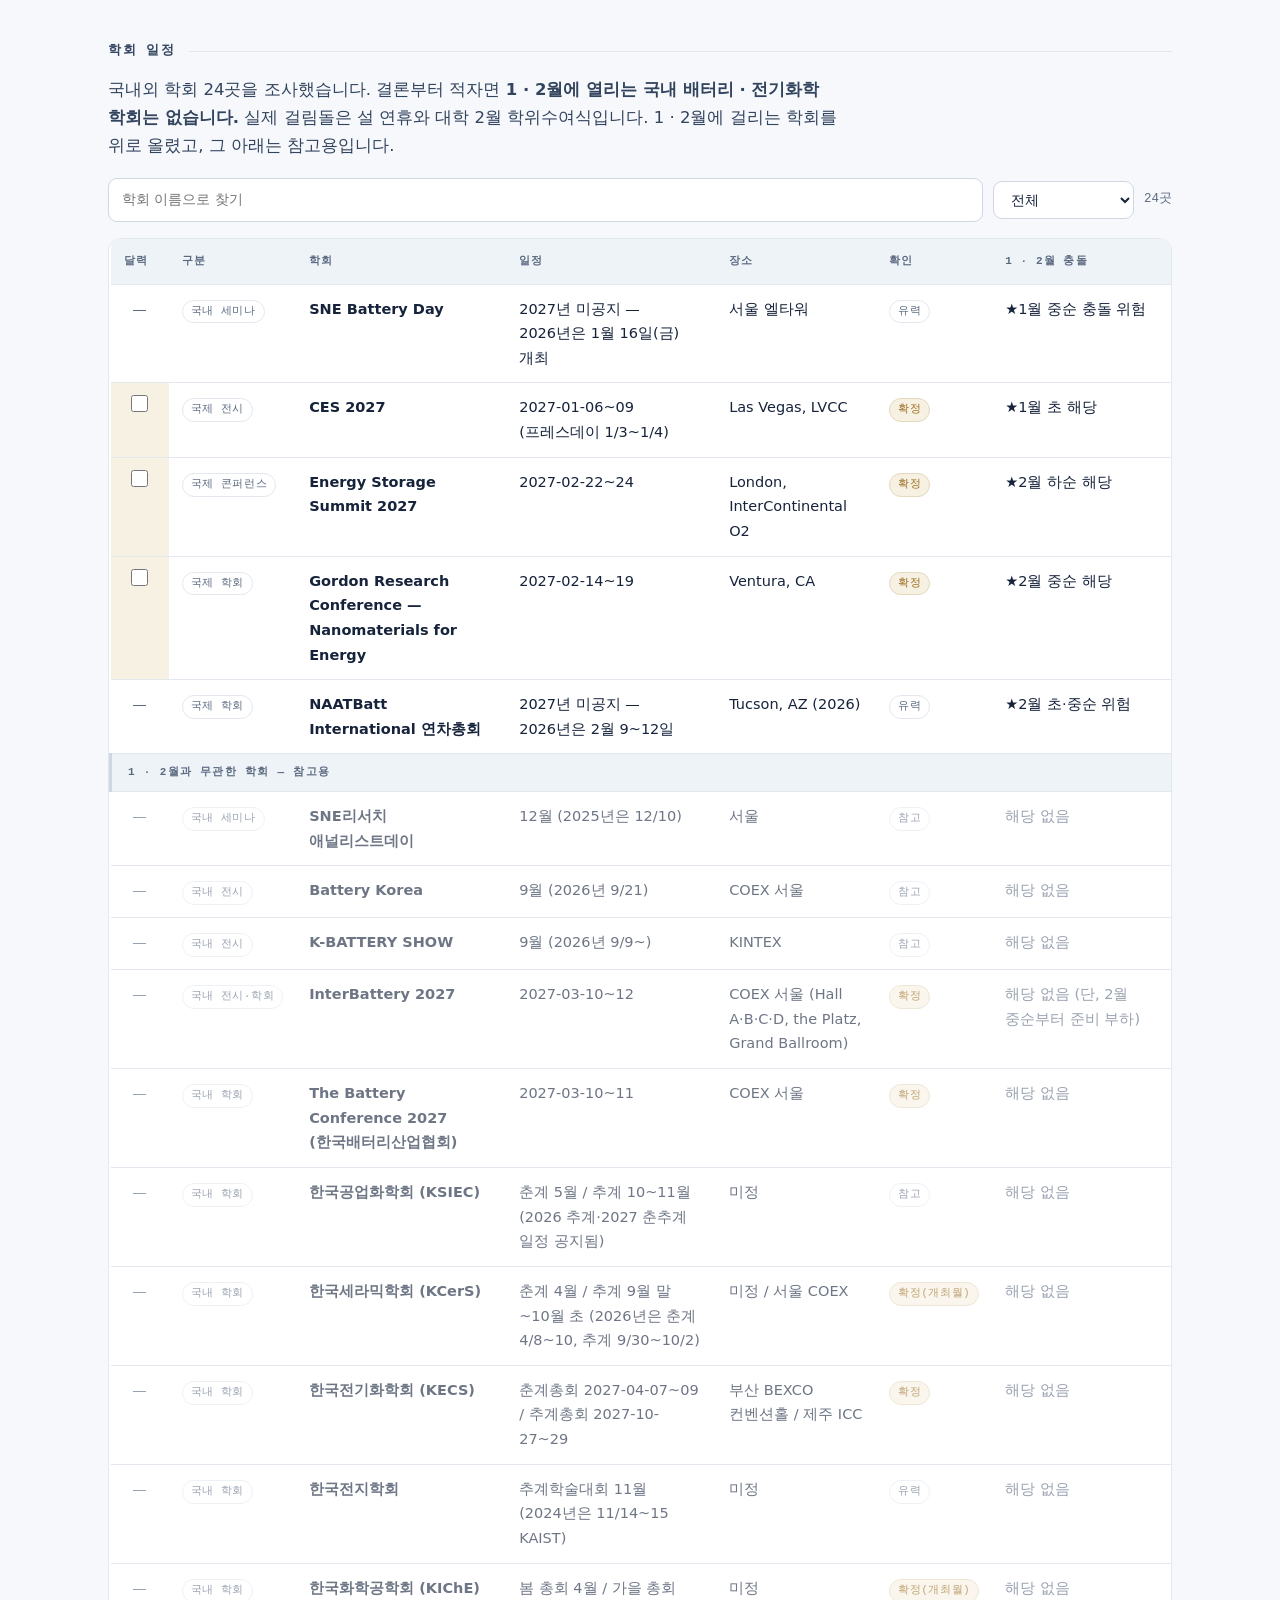
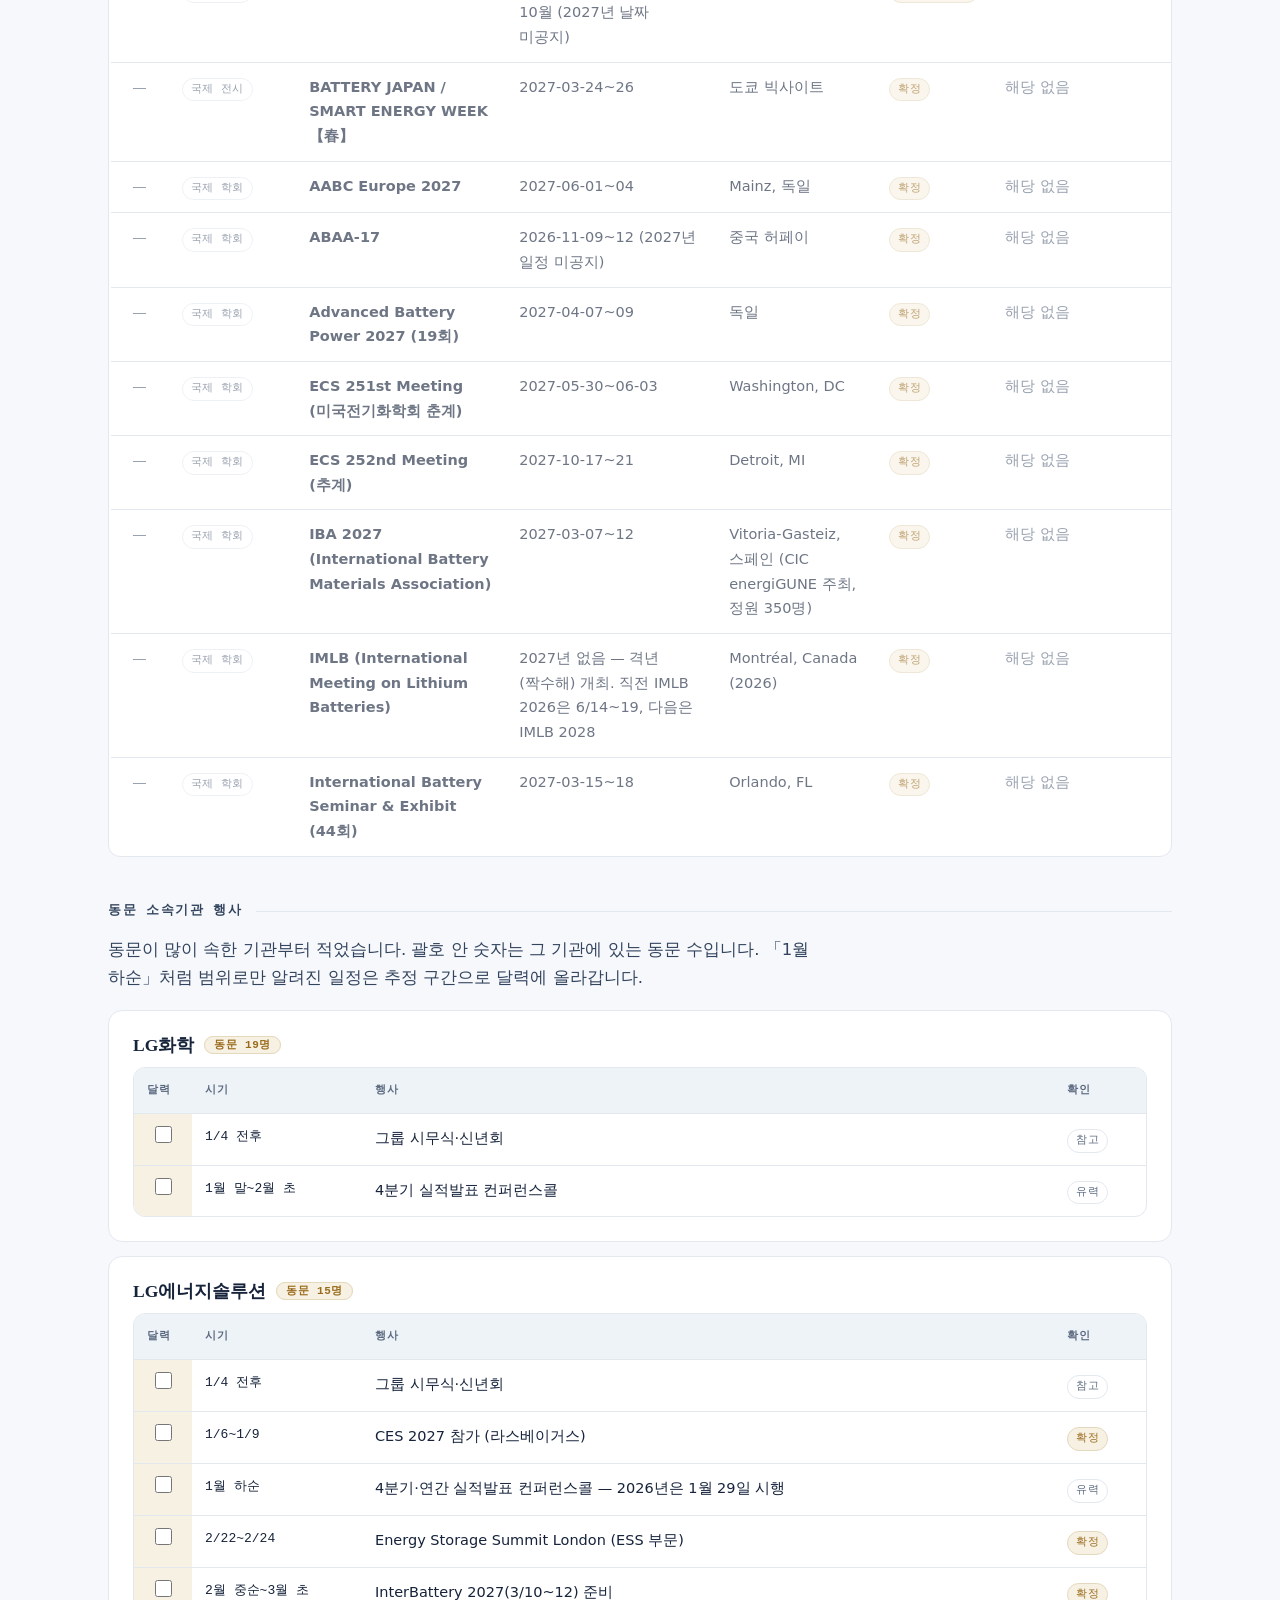
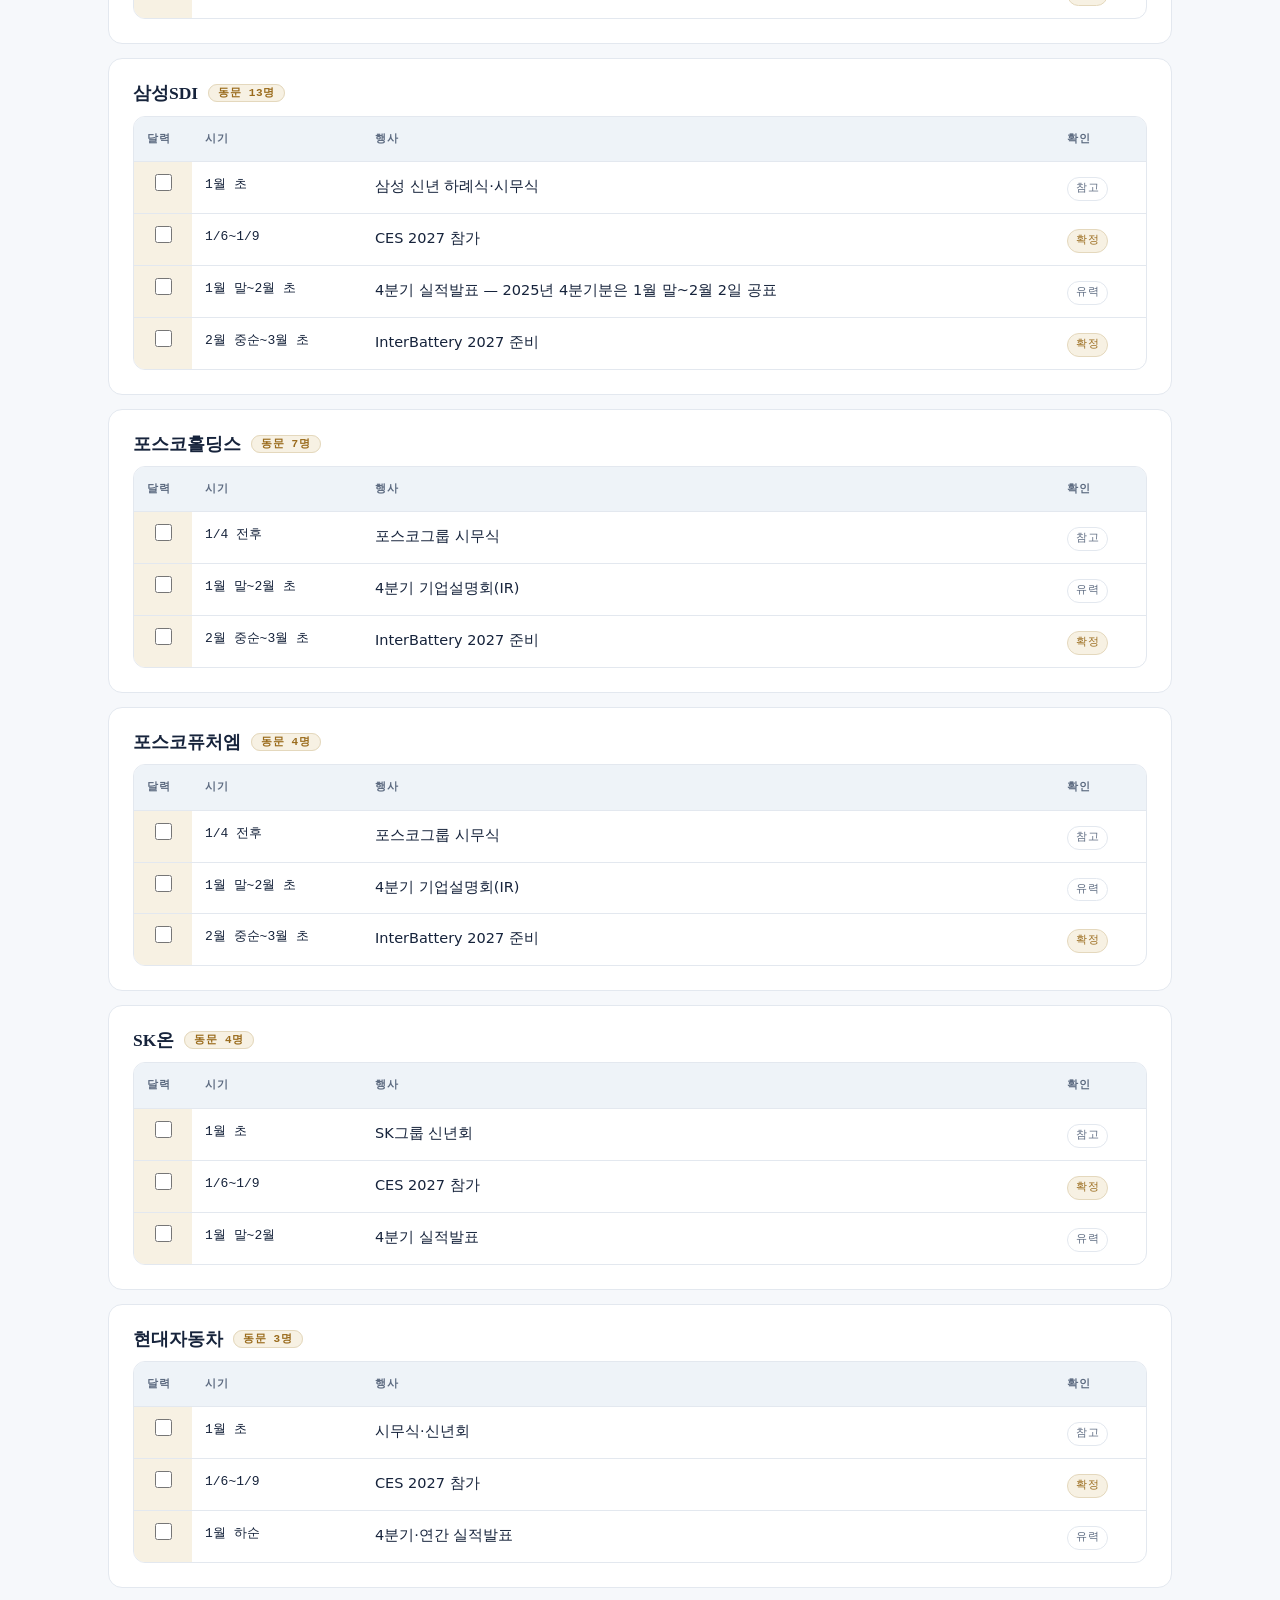
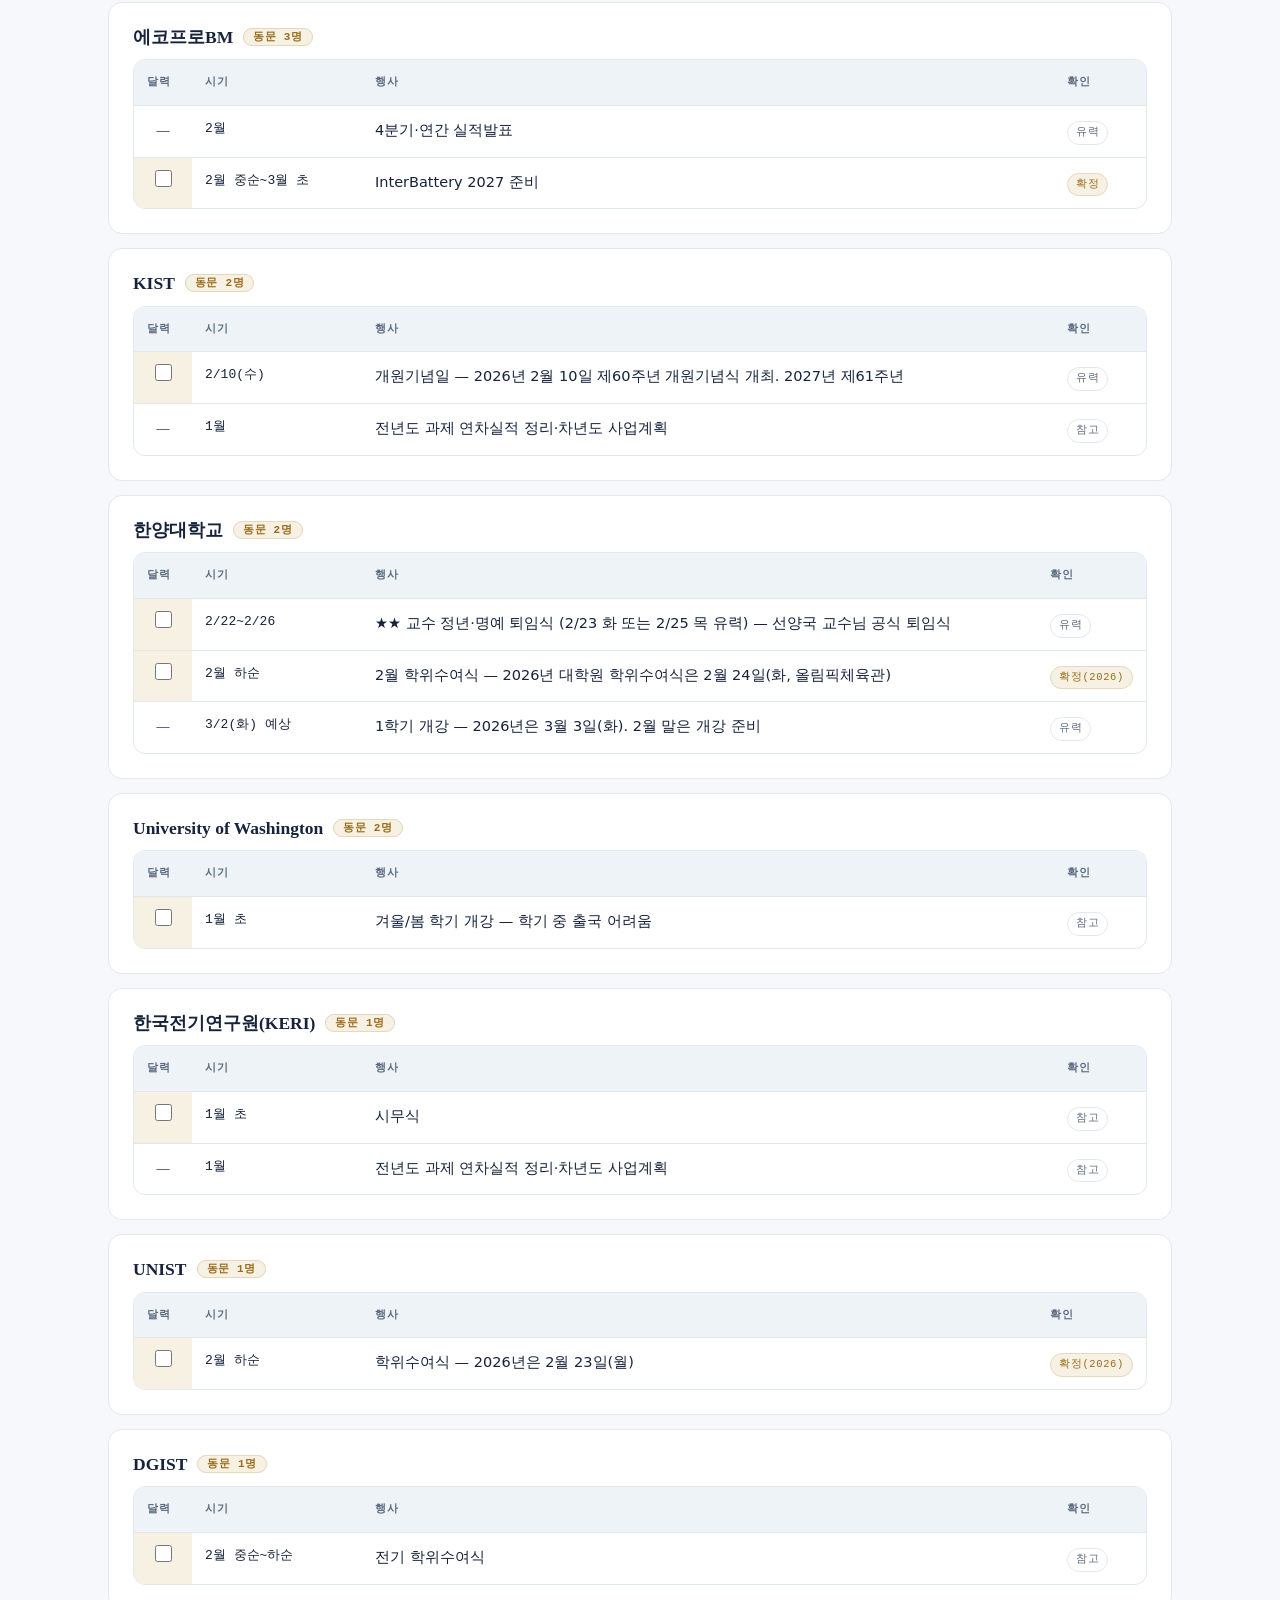
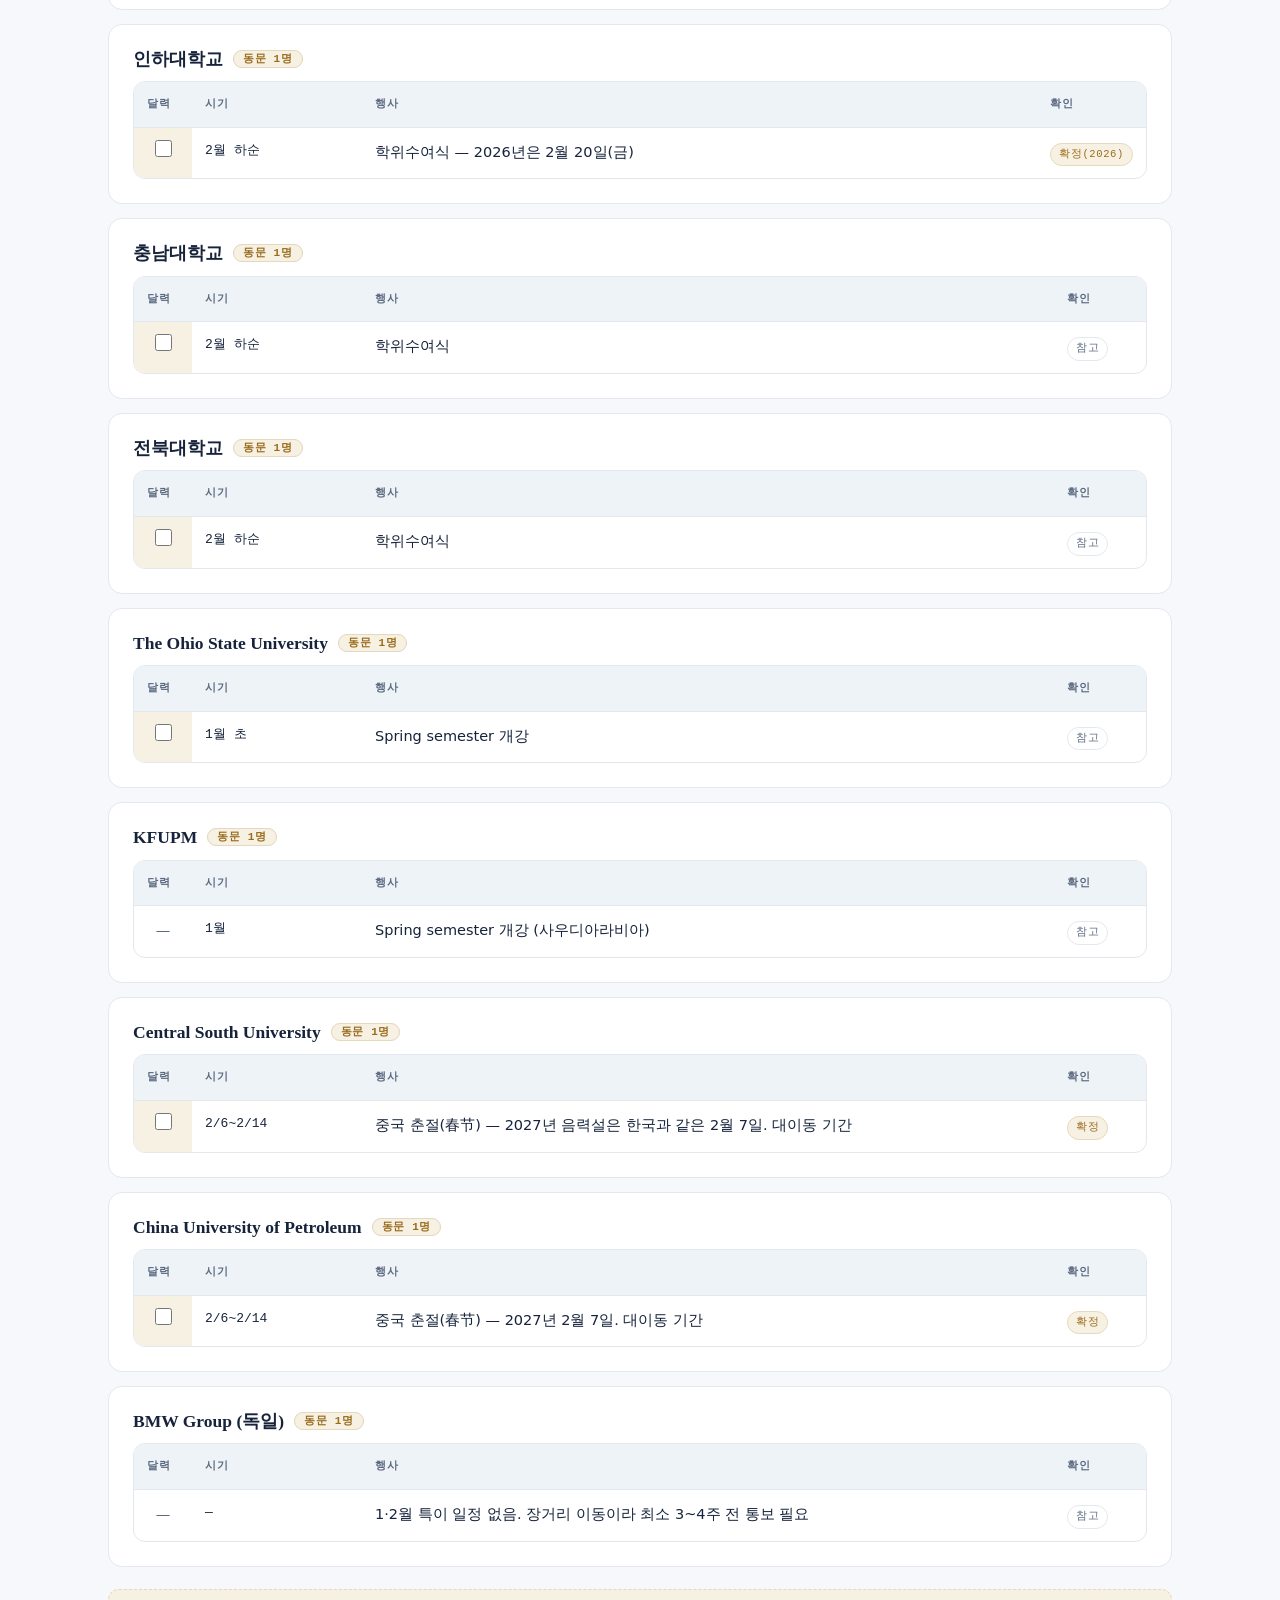
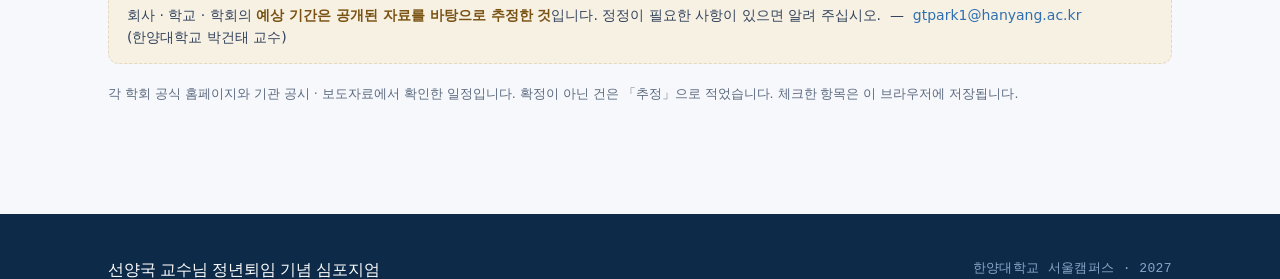
<file: calendar.html>
<!doctype html>
<html lang="ko">
<head>
<meta charset="utf-8">
<meta name="viewport" content="width=device-width, initial-scale=1">
<title>2027년 1 · 2월 달력 — 선양국 교수님 정년퇴임 기념 심포지엄</title>
<meta name="robots" content="noindex, nofollow">
<link rel="stylesheet" href="base.css?v=1">
<link rel="stylesheet" href="styles.css?v=9">
</head>
<body data-page="calendar">
<div id="site-header"></div>
<main>

<div class="page-head"><div class="strata"></div><div class="wrap page-head-in reveal">
  <div class="eyebrow">달력</div>
  <h1>2027년 1월 · 2월</h1>
  <p>달력에 올릴 일정을 직접 고르십시오. 아래 세 군데 — 주요 일정, 학회, 소속기관 행사 — 어디서든
     체크하면 그 자리에서 달력에 올라갑니다.</p>
</div></div>

<section class="section"><div class="wrap">

  <div class="sync" id="sync"></div>

  <div class="ask reveal">
    달력에 올려야 할 <b>다른 주요 일정</b>이 있으면 알려 주십시오. 바로 반영하겠습니다.
    &nbsp;—&nbsp; <a href="mailto:gtpark1@hanyang.ac.kr?subject=%ED%87%B4%EC%9E%84%20%EC%8B%AC%ED%8F%AC%EC%A7%80%EC%97%84%20%EC%9D%BC%EC%A0%95%20%EC%A0%9C%EB%B3%B4">gtpark1@hanyang.ac.kr</a> (한양대학교 박건태 교수)
  </div>

  <div class="picker reveal">
    <div class="picker-hd">
      <b>주요 일정</b>
      <span class="pk-act">
        <button class="btn btn-ghost btn-sm" type="button" id="pk-all">전체 선택</button>
        <button class="btn btn-ghost btn-sm" type="button" id="pk-none">전체 해제</button>
      </span>
    </div>
    <div id="picker" class="picker-body"></div>
  </div>

  <div class="legend reveal" style="margin-top:22px">
    <span><b class="c-crit"></b>공휴일 · 학교 퇴임식</span>
    <span><b class="c-warn"></b>주의가 필요한 일정</span>
    <span><b class="c-info"></b>참고</span>
    <span><b class="c-good"></b>우리 행사 후보</span>
    <span class="lg-count" id="lgc"></span>
  </div>
  <div class="months reveal" id="months"></div>

  <div class="subhead reveal">학회 일정</div>
  <p class="reveal" style="max-width:72ch;color:var(--ink-soft);margin:-6px 0 18px">
    국내외 학회 24곳을 조사했습니다. 결론부터 적자면 <b>1 · 2월에 열리는 국내 배터리 · 전기화학 학회는 없습니다.</b>
    실제 걸림돌은 설 연휴와 대학 2월 학위수여식입니다.
    1 · 2월에 걸리는 학회를 위로 올렸고, 그 아래는 참고용입니다.</p>
  <div class="toolbar reveal">
    <input type="search" id="q1" placeholder="학회 이름으로 찾기" aria-label="학회 검색">
    <select id="f-kind" aria-label="구분"><option value="">전체</option></select>
    <span class="count" id="c1"></span>
  </div>
  <div class="tbl-wrap reveal">
    <table class="t"><thead><tr>
      <th style="width:58px">달력</th><th style="width:100px">구분</th><th style="width:210px">학회</th>
      <th style="width:210px">일정</th><th style="width:160px">장소</th><th style="width:80px">확인</th><th>1 · 2월 충돌</th>
    </tr></thead><tbody id="r1"></tbody></table>
  </div>

  <div class="subhead reveal">동문 소속기관 행사</div>
  <p class="reveal" style="max-width:72ch;color:var(--ink-soft);margin:-6px 0 18px">
    동문이 많이 속한 기관부터 적었습니다. 괄호 안 숫자는 그 기관에 있는 동문 수입니다.
    「1월 하순」처럼 범위로만 알려진 일정은 추정 구간으로 달력에 올라갑니다.</p>
  <div id="orgs" class="reveal"></div>

  <div class="ask reveal" style="margin-top:22px">
    회사 · 학교 · 학회의 <b>예상 기간은 공개된 자료를 바탕으로 추정한 것</b>입니다.
    정정이 필요한 사항이 있으면 알려 주십시오.
    &nbsp;—&nbsp; <a href="mailto:gtpark1@hanyang.ac.kr?subject=%ED%87%B4%EC%9E%84%20%EC%8B%AC%ED%8F%AC%EC%A7%80%EC%97%84%20%EC%9D%BC%EC%A0%95%20%EC%A0%95%EC%A0%95">gtpark1@hanyang.ac.kr</a> (한양대학교 박건태 교수)
  </div>
  <p class="srcnote reveal">각 학회 공식 홈페이지와 기관 공시 · 보도자료에서 확인한 일정입니다. 확정이 아닌 건은 「추정」으로 적었습니다.
    체크한 항목은 이 브라우저에 저장됩니다.</p>
</div></section>

</main>
<div id="site-footer"></div>
<script defer src="data.js?v=9"></script>
<script defer src="app.js?v=9"></script>
<script defer src="sync.js?v=9"></script>
<script>
window.addEventListener('DOMContentLoaded', function () {
  var D = window.SYM, el = window.SYMUI.el, fmt = window.SYMUI.fmt;
  if (!D) return;
  var KEY = 'escml_cal';
  var DEFAULT = ['hyu-retire', 'newyear', 'seollal', 'samil'];

  var on = null;
  try { on = JSON.parse(localStorage.getItem(KEY)); } catch (_) {}
  if (!Array.isArray(on)) on = DEFAULT.slice();
  function save() {
    try { localStorage.setItem(KEY, JSON.stringify(on)); } catch (_) {}
    if (window.SYMSYNC) window.SYMSYNC.push();
  }
  function has(id) { return on.indexOf(id) >= 0; }
  function toggle(id, v) {
    var i = on.indexOf(id);
    if (v) { if (i < 0) on.push(id); } else if (i >= 0) on.splice(i, 1);
    save();
  }

  /* 체크로 올릴 수 있는 항목 전체 — 주요 일정 + 학회 + 기관 행사 */
  var EXTRA = [];
  D.societies.forEach(function (s) {
    if (!s.cal) return;
    EXTRA.push({ id: s.id, start: s.cal.start, end: s.cal.end, level: 'warn',
                 title: s.name + (s.cal.approx ? ' (추정)' : '') });
  });
  D.orgs.forEach(function (o) {
    (o.items || []).forEach(function (it) {
      if (!it.cal) return;
      EXTRA.push({ id: it.id, start: it.cal.start, end: it.cal.end, level: 'info',
                   title: o.org + ' — ' + it.what + (it.cal.approx ? ' (추정)' : '') });
    });
  });
  var EXMAP = {}; EXTRA.forEach(function (e) { EXMAP[e.id] = e; });

  /* 후보일은 항상 표시 */
  var cands = D.cands.map(function (c, i) {
    return { id: c.id, start: c.start, end: c.end, title: '★ 후보 ' + (i + 1) + ' · ' + c.label,
             cat: '행사 후보', level: 'good' };
  });

  function shown() {
    var out = D.events.filter(function (e) { return has(e.id); });
    EXTRA.forEach(function (e) { if (has(e.id)) out.push(e); });
    return out.concat(cands);
  }

  function month(y, mo, evs) {
    var box = el('div', { class: 'month' }, [el('h3', {}, [y + '년 ' + mo + '월'])]);
    var g = el('div', { class: 'cal' });
    ['월', '화', '수', '목', '금', '토', '일'].forEach(function (w, i) {
      g.appendChild(el('div', { class: 'dw' + (i === 6 ? ' sun' : '') }, [w]));
    });
    var lead = (new Date(y, mo - 1, 1).getDay() + 6) % 7;
    for (var i = 0; i < lead; i++) g.appendChild(el('div', { class: 'day pad' }));
    var last = new Date(y, mo, 0).getDate();
    for (var dd = 1; dd <= last; dd++) {
      var iso = y + '-' + String(mo).padStart(2, '0') + '-' + String(dd).padStart(2, '0');
      var hits = evs.filter(function (e) { return iso >= e.start && iso <= (e.end || e.start); });
      var isSun = new Date(y, mo - 1, dd).getDay() === 0;
      var fix = hits.some(function (e) { return e.level === 'good'; });
      var cell = el('div', { class: 'day' + (isSun ? ' sun' : '') + (fix ? ' fix' : '') },
        [el('div', { class: 'num' }, [String(dd)])]);
      hits.slice(0, 3).forEach(function (e) {
        cell.appendChild(el('span', { class: 'sychip c-' + e.level, title: e.title }, [e.title]));
      });
      if (hits.length > 3) cell.appendChild(el('span', { class: 'sychip c-info' }, ['+' + (hits.length - 3)]));
      g.appendChild(cell);
    }
    box.appendChild(g);
    return box;
  }

  function draw() {
    var evs = shown(), m = document.getElementById('months');
    m.innerHTML = '';
    m.appendChild(month(2027, 1, evs));
    m.appendChild(month(2027, 2, evs));
    document.getElementById('lgc').textContent =
      '달력에 올린 일정 ' + (evs.length - cands.length) + '건 + 후보 ' + cands.length + '건';
  }

  /* 표 안의 체크 상자 */
  function mkBox(id, dis) {
    if (dis) return el('span', { class: 'muted', title: '1 · 2월에 걸리지 않아 달력에 올릴 수 없습니다' }, ['—']);
    var cb = el('input', { type: 'checkbox', class: 'calbox', 'aria-label': '달력에 표시' });
    cb.checked = has(id);
    cb.addEventListener('change', function () { toggle(id, cb.checked); draw(); });
    return cb;
  }

  /* 주요 일정 */
  var pk = document.getElementById('picker');
  D.events.forEach(function (e) {
    var id = 'ck-' + e.id;
    var cb = el('input', { type: 'checkbox', id: id });
    cb.checked = has(e.id);
    cb.addEventListener('change', function () {
      toggle(e.id, cb.checked); draw(); row.classList.toggle('on', cb.checked);
    });
    var span = e.end && e.end !== e.start ? fmt(e.start) + ' ~ ' + fmt(e.end) : fmt(e.start);
    var row = el('label', { class: 'pkrow' + (cb.checked ? ' on' : ''), for: id }, [
      cb, el('span', { class: 'lv l-' + e.level }),
      el('span', { class: 'ti' }, [e.title]), el('span', { class: 'dt' }, [span])
    ]);
    pk.appendChild(row);
  });
  function setAll(v) {
    D.events.forEach(function (e) {
      toggle(e.id, v);
      var cb = document.getElementById('ck-' + e.id);
      cb.checked = v; cb.closest('.pkrow').classList.toggle('on', v);
    });
    draw();
  }
  document.getElementById('pk-all').addEventListener('click', function () { setAll(true); });
  document.getElementById('pk-none').addEventListener('click', function () { setAll(false); });

  /* 학회 */
  var kinds = [];
  D.societies.forEach(function (s) { if (kinds.indexOf(s.kind) < 0) kinds.push(s.kind); });
  var sel = document.getElementById('f-kind');
  kinds.forEach(function (k) { sel.appendChild(el('option', { value: k }, [k])); });
  var q = '', kind = '';
  function soc() {
    var tb = document.getElementById('r1'); tb.innerHTML = ''; var n = 0, split = false;
    D.societies.forEach(function (s) {
      if (kind && s.kind !== kind) return;
      if (q && (s.name + ' ' + s.where).toLowerCase().indexOf(q.toLowerCase()) < 0) return;
      if (!s.rel && !split) {
        split = true;
        tb.appendChild(el('tr', { class: 'grp g-off' },
          [el('td', { colspan: '7' }, ['1 · 2월과 무관한 학회 — 참고용'])]));
      }
      n++;
      tb.appendChild(el('tr', { class: (s.cal ? 'can' : '') + (s.rel ? '' : ' off') }, [
        el('td', { 'data-l': '달력', class: 'ckcell' }, [mkBox(s.id, !s.cal)]),
        el('td', { 'data-l': '구분' }, [el('span', { class: 'sypill' }, [s.kind])]),
        el('td', { class: 'c-name' }, [el('span', { class: 'nm' }, [s.name])]),
        el('td', { 'data-l': '일정', class: s.when ? '' : 'muted' }, [s.when || '미공지']),
        el('td', { 'data-l': '장소', class: s.where ? '' : 'muted' }, [s.where || '—']),
        el('td', { 'data-l': '확인' }, [el('span', { class: 'sypill' + (String(s.conf).indexOf('확정') === 0 ? ' ok' : '') }, [s.conf])]),
        el('td', { 'data-l': '1 · 2월 충돌', class: String(s.hit).indexOf('해당 없음') === 0 ? 'muted' : '' }, [s.hit])
      ]));
    });
    document.getElementById('c1').textContent = n + '곳';
  }
  document.getElementById('q1').addEventListener('input', function (e) { q = e.target.value; soc(); });
  sel.addEventListener('change', function (e) { kind = e.target.value; soc(); });
  soc();

  /* 소속기관 */
  var ob = document.getElementById('orgs');
  D.orgs.forEach(function (o) {
    var card = el('div', { class: 'card', style: 'margin-bottom:14px' }, [
      el('h3', {}, [o.org, el('span', { class: 'orgn' }, ['동문 ' + o.n + '명'])])
    ]);
    var w = el('div', { class: 'tbl-wrap', style: 'margin-top:12px' });
    var t = el('table', { class: 't' }, [el('thead', {}, [el('tr', {}, [
      el('th', { style: 'width:58px' }, ['달력']), el('th', { style: 'width:170px' }, ['시기']),
      el('th', {}, ['행사']), el('th', { style: 'width:92px' }, ['확인'])])])]);
    var tb = el('tbody', {});
    (o.items || []).forEach(function (it) {
      tb.appendChild(el('tr', { class: it.cal ? 'can' : '' }, [
        el('td', { 'data-l': '달력', class: 'ckcell' }, [mkBox(it.id, !it.cal)]),
        el('td', { 'data-l': '시기', class: 'syct' }, [it.when]),
        el('td', { class: 'c-name' }, [it.what]),
        el('td', { 'data-l': '확인' }, [el('span', { class: 'sypill' + (String(it.conf).indexOf('확정') === 0 ? ' ok' : '') }, [it.conf])])
      ]));
    });
    t.appendChild(tb); w.appendChild(t); card.appendChild(w); ob.appendChild(card);
  });

  draw();

  if (window.SYMSYNC) {
    /* 체크 상자가 표와 고르기 칸 양쪽에 흩어져 있어, 받아 온 기록을 일일이
       되짚기보다 한 번 새로 그리는 편이 확실하다. 처음 열 때 많아야 한 번 돈다. */
    window.SYMSYNC.bind(function () { location.reload(); });
    window.SYMSYNC.mount('sync');
    window.SYMSYNC.start();
  }
});
</script>
</body>
</html>
</file>
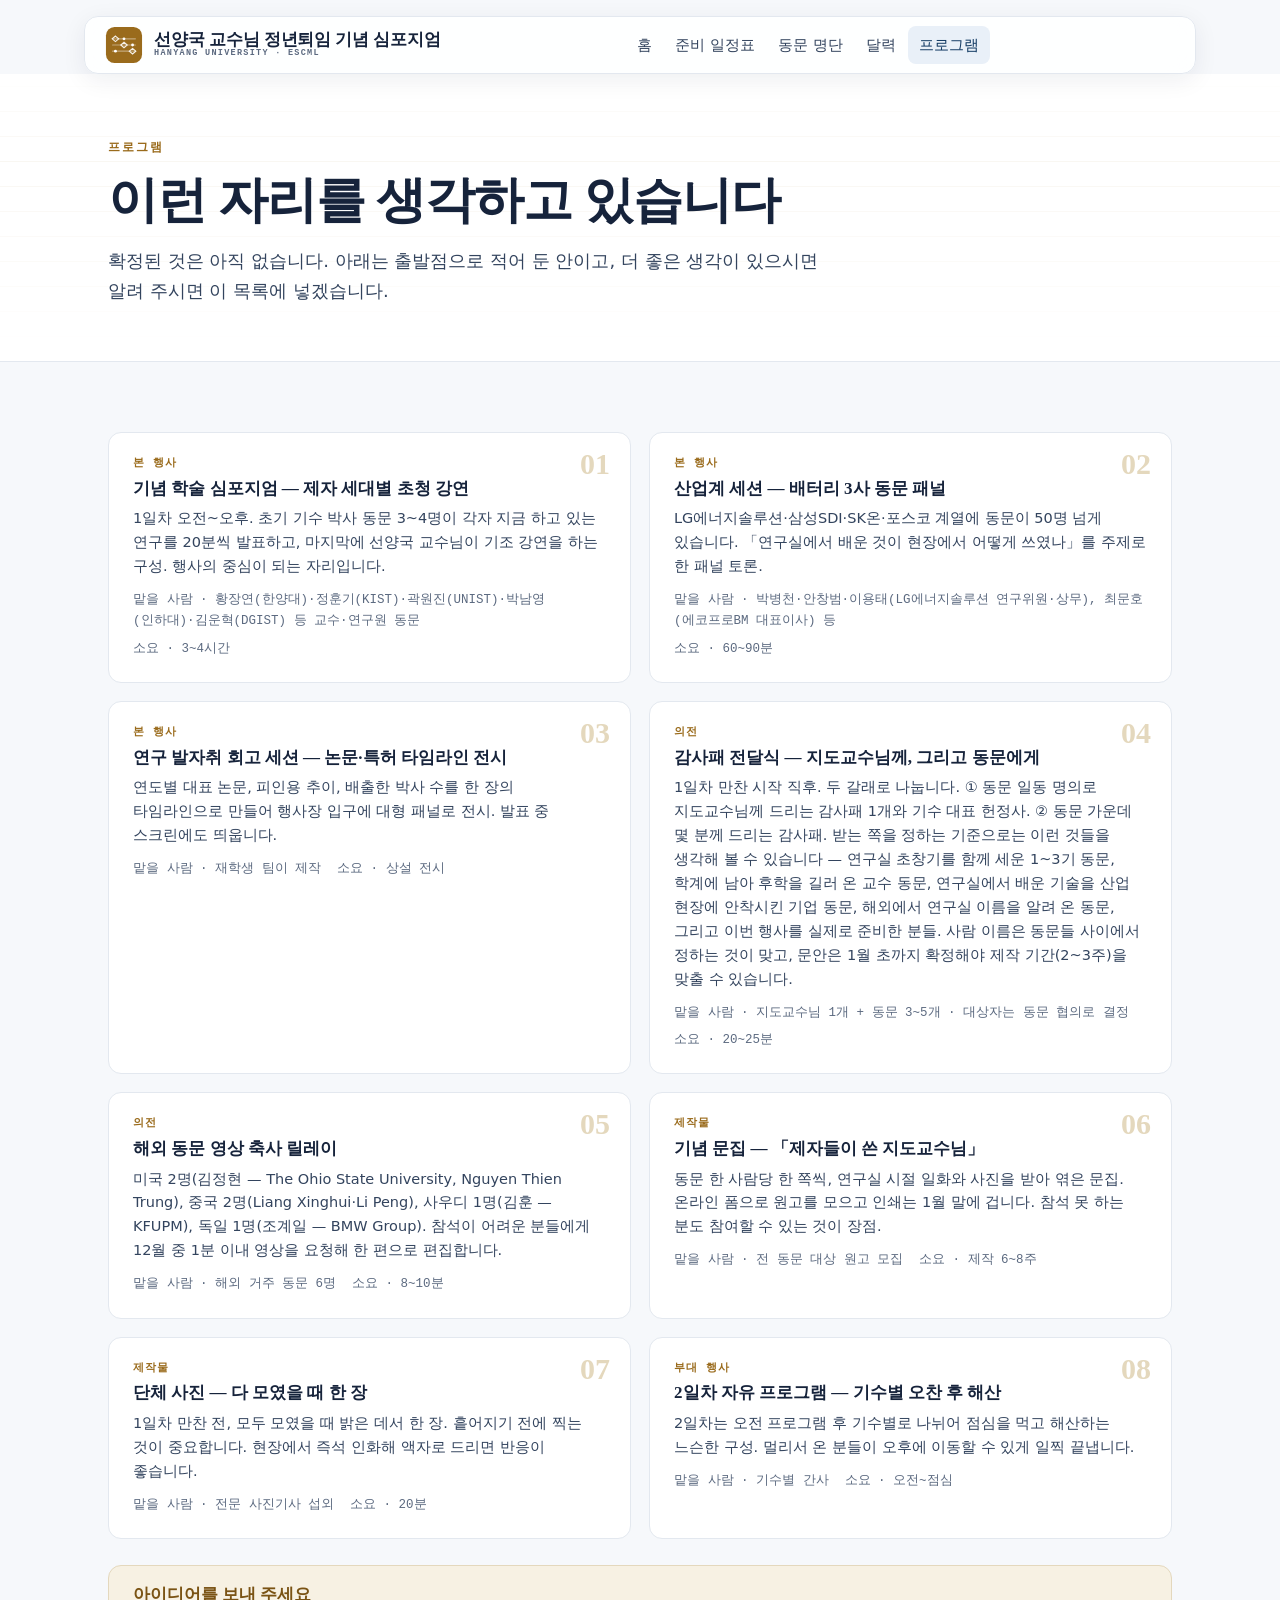
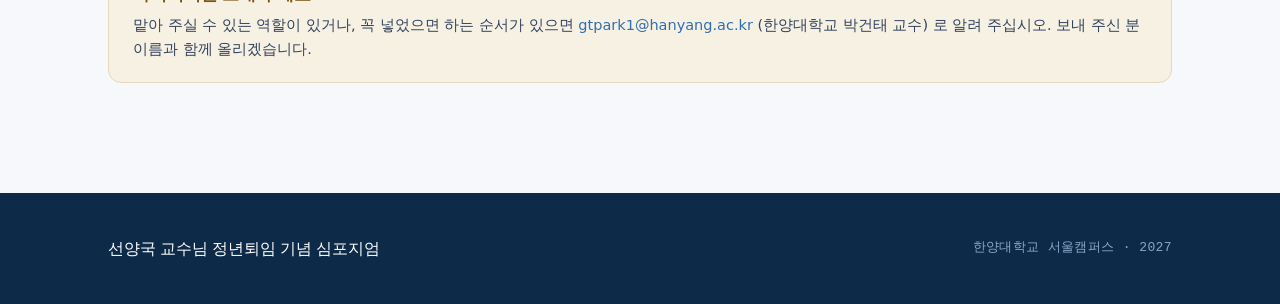
<file: program.html>
<!doctype html>
<html lang="ko">
<head>
<meta charset="utf-8">
<meta name="viewport" content="width=device-width, initial-scale=1">
<title>프로그램 아이디어 — 선양국 교수님 정년퇴임 기념 심포지엄</title>
<meta name="robots" content="noindex, nofollow">
<link rel="stylesheet" href="base.css?v=1">
<link rel="stylesheet" href="styles.css?v=9">
</head>
<body data-page="program">
<div id="site-header"></div>
<main>

<div class="page-head"><div class="strata"></div><div class="wrap page-head-in reveal">
  <div class="eyebrow">프로그램</div>
  <h1>이런 자리를 생각하고 있습니다</h1>
  <p>확정된 것은 아직 없습니다. 아래는 출발점으로 적어 둔 안이고,
     더 좋은 생각이 있으시면 알려 주시면 이 목록에 넣겠습니다.</p>
</div></div>

<section class="section"><div class="wrap">
  <div class="ideas" id="ideas"></div>
  <div class="callout reveal" style="margin-top:26px">
    <h3>아이디어를 보내 주세요</h3>
    <p>맡아 주실 수 있는 역할이 있거나, 꼭 넣었으면 하는 순서가 있으면
       <a href="mailto:gtpark1@hanyang.ac.kr?subject=%ED%87%B4%EC%9E%84%20%EC%8B%AC%ED%8F%AC%EC%A7%80%EC%97%84%20%ED%94%84%EB%A1%9C%EA%B7%B8%EB%9E%A8%20%EC%A0%9C%EC%95%88">gtpark1@hanyang.ac.kr</a> (한양대학교 박건태 교수)
       로 알려 주십시오. 보내 주신 분 이름과 함께 올리겠습니다.</p>
  </div>
</div></section>

</main>
<div id="site-footer"></div>
<script defer src="data.js?v=9"></script>
<script defer src="app.js?v=9"></script>
<script>
window.addEventListener('DOMContentLoaded', function () {
  var D = window.SYM, el = window.SYMUI.el, box = document.getElementById('ideas');
  if (!D || !box) return;
  D.ideas.forEach(function (it, i) {
    box.appendChild(el('div', { class: 'idea reveal in' }, [
      el('div', { class: 'no' }, [String(i + 1).padStart(2, '0')]),
      el('div', { class: 'cat' }, [it.cat]),
      el('h3', {}, [it.title]),
      el('p', {}, [it.detail]),
      el('div', { class: 'who' }, [
        it.who ? el('span', {}, ['맡을 사람 · ' + it.who]) : null,
        it.time ? el('span', {}, ['소요 · ' + it.time]) : null,
        it.by ? el('span', {}, ['제안 · ' + it.by]) : null
      ])
    ]));
  });
});
</script>
</body>
</html>
</file>
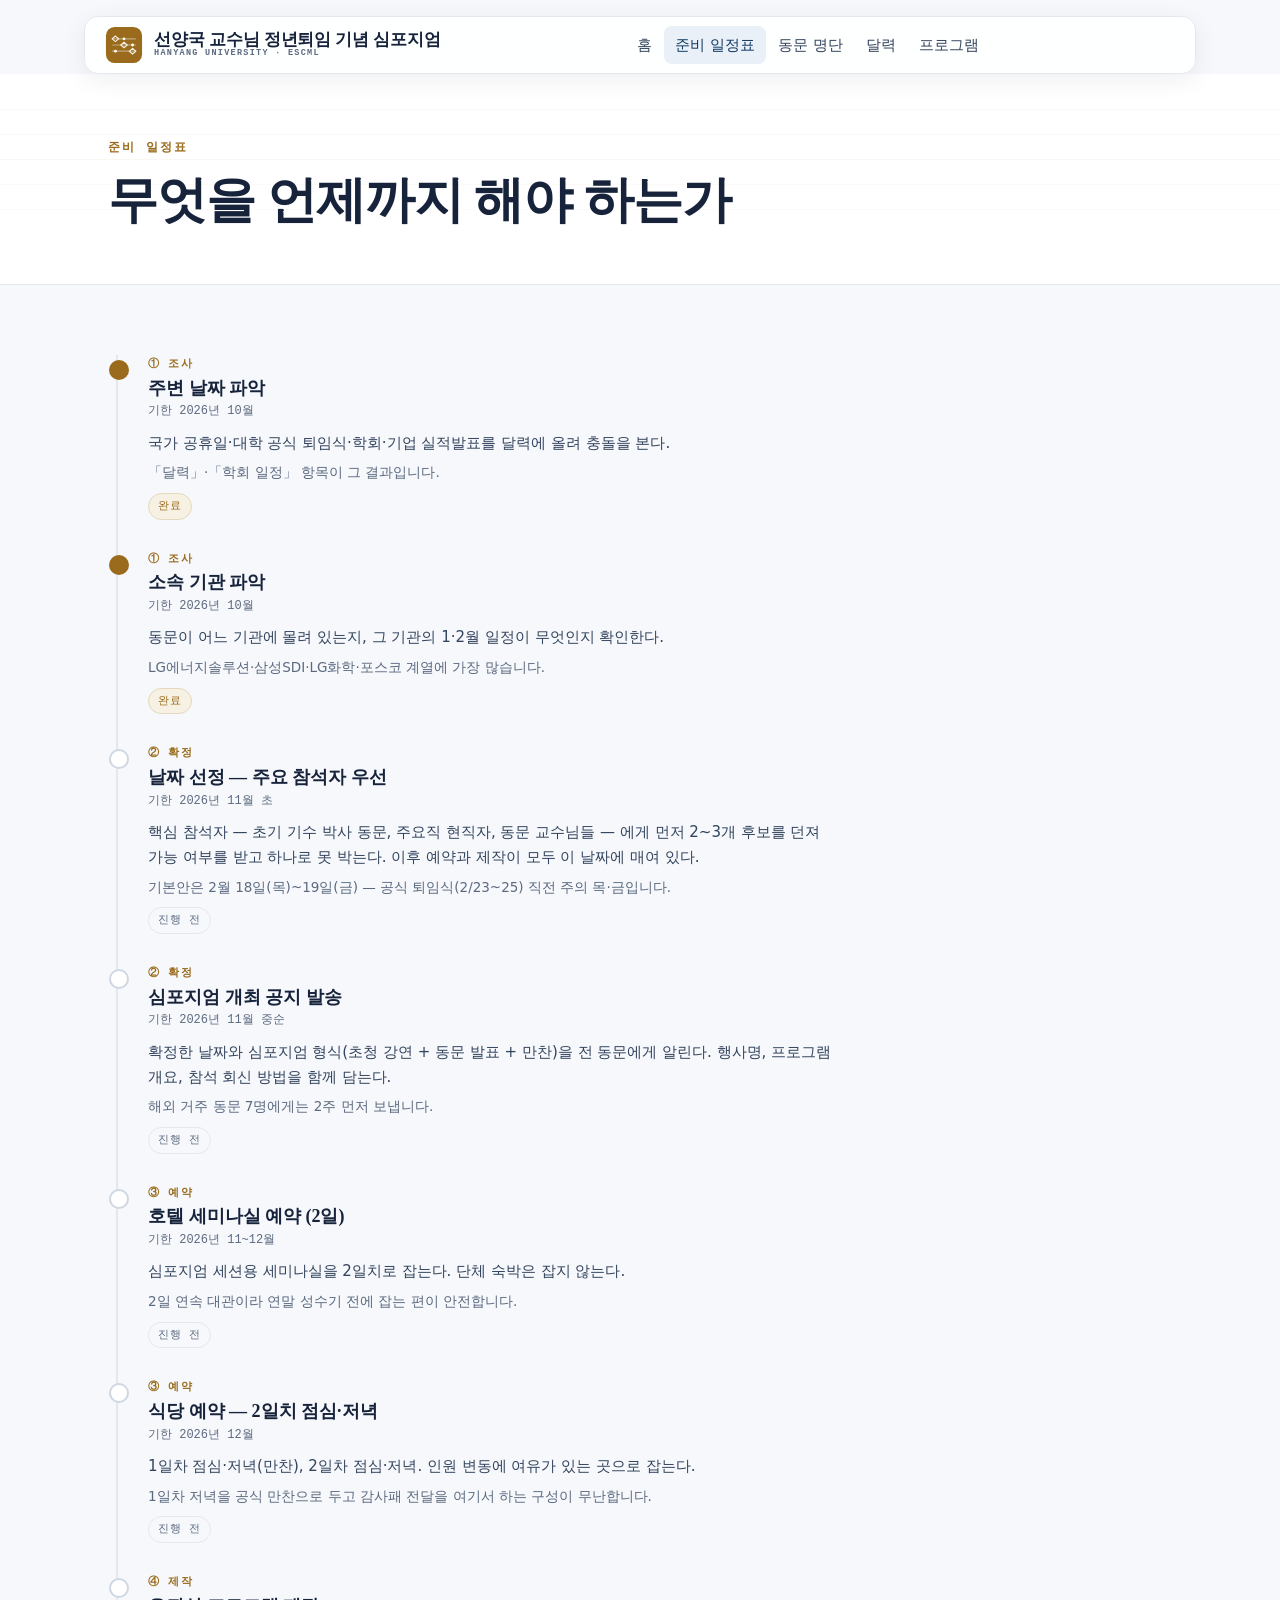
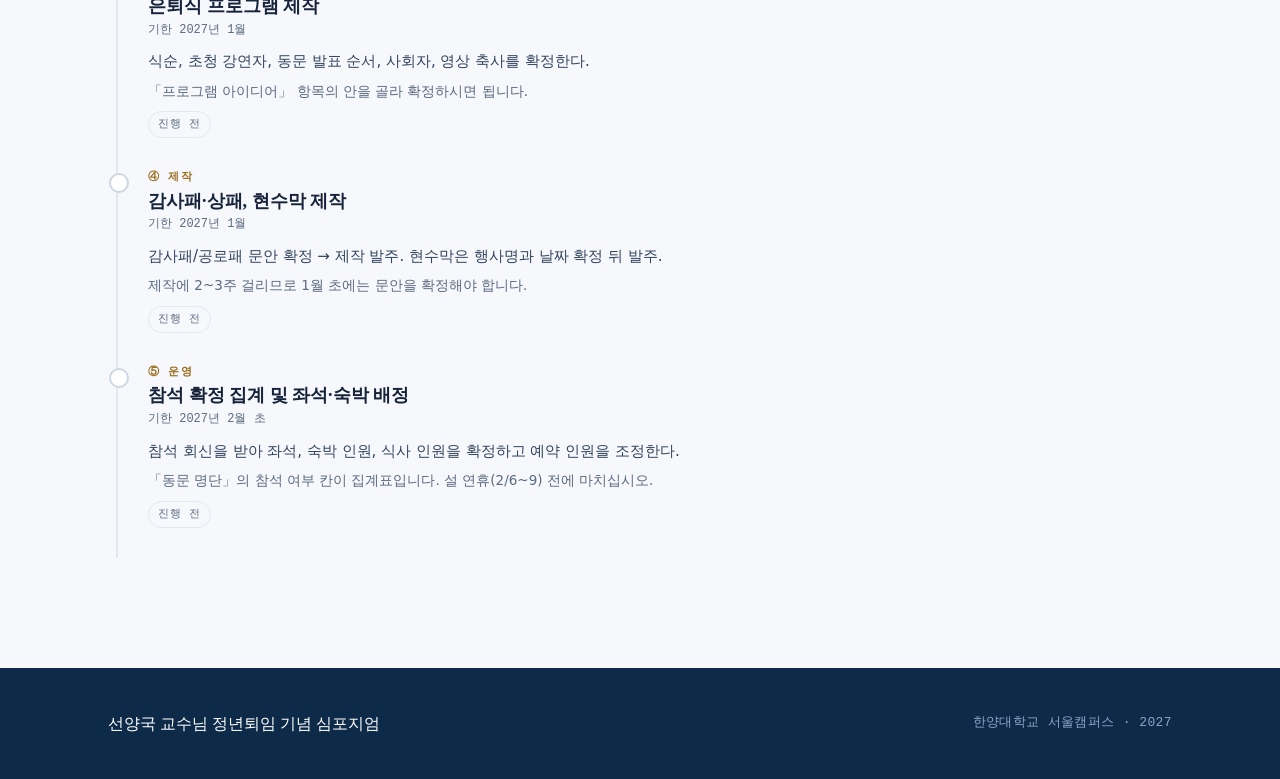
<file: schedule.html>
<!doctype html>
<html lang="ko">
<head>
<meta charset="utf-8">
<meta name="viewport" content="width=device-width, initial-scale=1">
<title>준비 일정표 — 선양국 교수님 정년퇴임 기념 심포지엄</title>
<meta name="robots" content="noindex, nofollow">
<link rel="stylesheet" href="base.css?v=1">
<link rel="stylesheet" href="styles.css?v=9">
</head>
<body data-page="schedule">
<div id="site-header"></div>
<main>

<div class="page-head"><div class="strata"></div><div class="wrap page-head-in reveal">
  <div class="eyebrow">준비 일정표</div>
  <h1>무엇을 언제까지 해야 하는가</h1>
</div></div>

<section class="section"><div class="wrap">
  <div id="steps" class="steps"></div>
</div></section>

</main>
<div id="site-footer"></div>
<script defer src="data.js?v=9"></script>
<script defer src="app.js?v=9"></script>
<script>
window.addEventListener('DOMContentLoaded', function () {
  var D = window.SYM, el = window.SYMUI.el, box = document.getElementById('steps');
  if (!D || !box) return;
  D.steps.forEach(function (s) {
    box.appendChild(el('div', { class: 'step reveal in' + (s.done ? ' done' : '') }, [
      el('div', { class: 'ph' }, [s.phase]),
      el('h3', {}, [s.title]),
      el('div', { class: 'due' }, ['기한 ' + s.due]),
      el('p', {}, [s.detail]),
      s.note ? el('div', { class: 'note' }, [s.note]) : null,
      el('span', { class: 'chk' }, [s.done ? '완료' : '진행 전'])
    ]));
  });
});
</script>
</body>
</html>
</file>
<file: base.css>
:root{
  --paper:#ffffff;--bg:#f6f8fb;--ink:#16233b;--ink-soft:#33445e;--muted:#5c6a80;
  --navy:#123a63;--navy-deep:#0d2a49;--accent:#2f6fb0;--accent-soft:#e9f0f8;
  --line:#e3e8ef;--line-strong:#cfd7e2;--wash:#eef3f8;--gold:#b07d16;--gold-soft:#f6edd6;
  --shadow:0 1px 2px rgba(16,35,59,.04), 0 8px 30px rgba(16,35,59,.06);
  --maxw:1120px;
  --serif:"Iowan Old Style","Palatino Linotype",Palatino,"Book Antiqua","Hoefler Text",Georgia,"Times New Roman",serif;
  --sans:"Segoe UI",-apple-system,BlinkMacSystemFont,system-ui,Roboto,Helvetica,Arial,sans-serif;
  --mono:"Cascadia Code","SF Mono","JetBrains Mono",ui-monospace,"Consolas",monospace;
}
@media (prefers-color-scheme:dark){:root{
  --paper:#101a2b;--bg:#0a1220;--ink:#e9eef7;--ink-soft:#c4cee0;--muted:#94a2b9;
  --navy:#bcd3ee;--navy-deep:#dbe7f6;--accent:#6fa9e3;--accent-soft:#16273d;
  --line:#1e2c42;--line-strong:#2a3b56;--wash:#141f31;--gold:#dcb35c;--gold-soft:#231d0f;
  --shadow:0 1px 2px rgba(0,0,0,.3), 0 10px 34px rgba(0,0,0,.35);
}}
:root[data-theme="light"]{
  --paper:#ffffff;--bg:#f6f8fb;--ink:#16233b;--ink-soft:#33445e;--muted:#5c6a80;
  --navy:#123a63;--navy-deep:#0d2a49;--accent:#2f6fb0;--accent-soft:#e9f0f8;
  --line:#e3e8ef;--line-strong:#cfd7e2;--wash:#eef3f8;--gold:#b07d16;--gold-soft:#f6edd6;
  --shadow:0 1px 2px rgba(16,35,59,.04), 0 8px 30px rgba(16,35,59,.06);
}
:root[data-theme="dark"]{
  --paper:#101a2b;--bg:#0a1220;--ink:#e9eef7;--ink-soft:#c4cee0;--muted:#94a2b9;
  --navy:#bcd3ee;--navy-deep:#dbe7f6;--accent:#6fa9e3;--accent-soft:#16273d;
  --line:#1e2c42;--line-strong:#2a3b56;--wash:#141f31;--gold:#dcb35c;--gold-soft:#231d0f;
  --shadow:0 1px 2px rgba(0,0,0,.3), 0 10px 34px rgba(0,0,0,.35);
}
*{box-sizing:border-box}
html{scroll-behavior:smooth}
html{overflow-x:clip}
body{margin:0;background:var(--bg);color:var(--ink);font-family:var(--sans);font-size:17px;line-height:1.7;-webkit-font-smoothing:antialiased;text-rendering:optimizeLegibility;overflow-x:clip}
img,canvas,video,iframe,table{max-width:100%}
h1,h2,h3,h4{font-family:var(--serif);color:var(--ink);font-weight:600;line-height:1.15;text-wrap:balance;margin:0}
p{margin:0}
a{color:var(--accent);text-decoration:none}
a:hover{text-decoration:underline;text-underline-offset:3px}
img{max-width:100%;display:block}
::selection{background:var(--accent);color:#fff}
:focus-visible{outline:2px solid var(--accent);outline-offset:3px;border-radius:2px}
.wrap{max-width:var(--maxw);margin:0 auto;padding:0 28px}
.eyebrow{font-family:var(--mono);font-size:12px;letter-spacing:.18em;text-transform:uppercase;color:var(--accent);font-weight:600}
.subhead{font-family:var(--mono);font-size:12.5px;letter-spacing:.12em;text-transform:uppercase;color:var(--ink-soft);font-weight:600;margin:44px 0 20px;display:flex;align-items:center;gap:14px}
.subhead::after{content:"";flex:1;height:1px;background:var(--line)}

/* NAV */
header.nav{position:sticky;top:16px;z-index:50;width:calc(100% - 32px);max-width:calc(var(--maxw) - 8px);margin:16px auto 0;background:color-mix(in srgb,var(--paper) 88%,transparent);backdrop-filter:saturate(140%) blur(12px);border:1px solid var(--line);border-radius:14px;box-shadow:0 6px 24px rgba(16,35,59,.07)}
.nav-in{display:flex;align-items:center;justify-content:space-between;min-height:56px;margin:0 auto;padding:7px 20px;gap:12px}
.brand{display:flex;align-items:center;gap:11px;color:var(--ink);font-family:var(--serif);font-weight:600;flex:0 0 auto}
.brand:hover{text-decoration:none}
.brand .mark{width:36px;height:36px}
.brand .bt{display:flex;flex-direction:column;line-height:1.1}
.brand .bt b{font-size:18.5px;letter-spacing:.01em}
.brand .bt span{font-family:var(--mono);font-size:9px;letter-spacing:.15em;text-transform:uppercase;color:var(--muted);font-weight:600}
.nav-links{display:flex;align-items:center;gap:2px 1px;flex-wrap:wrap;justify-content:flex-end}
.nav-break{flex-basis:100%;width:100%;height:0;margin:0;padding:0}
.nav-links a{color:var(--ink-soft);font-size:14.5px;font-weight:500;padding:7px 11px;border-radius:8px;white-space:nowrap;display:inline-flex;align-items:center;gap:5px;cursor:pointer}
.nav-links a:hover{color:var(--ink);background:var(--wash);text-decoration:none}
.nav-links a.active{color:var(--navy);background:var(--accent-soft)}
.nav-links a .lock{opacity:.6}
.nav-links a .cw{opacity:.55;margin-left:1px}
.nav-item{position:relative;display:inline-flex}
.dropdown{position:absolute;top:100%;left:0;min-width:180px;background:var(--paper);border:1px solid var(--line);border-radius:11px;box-shadow:var(--shadow);padding:7px;display:flex;flex-direction:column;z-index:60;margin-top:10px;
  opacity:0;visibility:hidden;transform:translateY(6px);transition:opacity .16s ease,transform .16s ease,visibility 0s linear .28s}
.dropdown::before{content:"";position:absolute;left:0;right:0;top:-14px;height:14px}
.nav-item:hover .dropdown,.nav-item:focus-within .dropdown{opacity:1;visibility:visible;transform:none;transition:opacity .16s ease,transform .16s ease,visibility 0s}
.dropdown a{font-size:14px;padding:10px 13px;border-radius:7px;color:var(--ink-soft);white-space:nowrap}
.dropdown a:hover{background:var(--wash);color:var(--ink)}
.icon-btn{background:none;border:1px solid var(--line-strong);color:var(--ink-soft);width:38px;height:38px;border-radius:8px;cursor:pointer;display:inline-flex;align-items:center;justify-content:center;flex:0 0 auto}
.icon-btn:hover{background:var(--wash);color:var(--ink)}
.menu-btn{display:none}
.nav-right{display:flex;gap:8px;flex:0 0 auto}

/* PAGE HEADER */
.page-head{background:var(--paper);border-bottom:1px solid var(--line);position:relative;overflow:hidden}
.page-head .strata{position:absolute;inset:0;pointer-events:none;opacity:.5;background-image:repeating-linear-gradient(0deg,transparent 0 26px,color-mix(in srgb,var(--navy) 8%,transparent) 26px 27px);-webkit-mask-image:linear-gradient(180deg,transparent,#000 30%,transparent);mask-image:linear-gradient(180deg,transparent,#000 30%,transparent)}
.page-head-in{position:relative;padding-block:64px 54px}
.page-head .eyebrow{margin-bottom:14px}
.page-head h1{font-size:clamp(32px,4.6vw,50px);letter-spacing:-.02em;color:var(--ink)}
.page-head p{margin-top:16px;max-width:64ch;color:var(--ink-soft);font-size:18px}
.section{padding:70px 0}
main{min-height:50vh}

/* HERO (home) */
.hero{position:relative;overflow:hidden;background:var(--paper);border-bottom:1px solid var(--line)}
.hero-strata{position:absolute;inset:0;pointer-events:none;opacity:.5;background-image:repeating-linear-gradient(0deg,transparent 0 26px,color-mix(in srgb,var(--navy) 8%,transparent) 26px 27px);-webkit-mask-image:linear-gradient(180deg,transparent,#000 18%,#000 62%,transparent);mask-image:linear-gradient(180deg,transparent,#000 18%,#000 62%,transparent)}
.hero-atoms{position:absolute;inset:0;pointer-events:none;opacity:.55}
.hero-in{position:relative;padding-block:96px 84px}
.hero .eyebrow{margin-bottom:22px}
.hero h1{font-size:clamp(38px,6vw,72px);letter-spacing:-.022em;line-height:1.03;max-width:16ch;color:var(--ink)}
.hero h1 em{font-style:normal;color:var(--navy)}
.hero-lede{margin-top:26px;max-width:60ch;font-size:clamp(18px,2.1vw,21px);color:var(--ink-soft);line-height:1.6}
.hero-actions{margin-top:36px;display:flex;flex-wrap:wrap;gap:14px;align-items:center}
.btn{display:inline-flex;align-items:center;gap:9px;font-weight:600;font-size:15px;padding:13px 22px;border-radius:9px;border:1px solid transparent;transition:transform .15s ease,background .15s ease;cursor:pointer}
.btn:hover{text-decoration:none;transform:translateY(-1px)}
.btn-primary{background:var(--navy);color:#fff}
:root[data-theme="dark"] .btn-primary{color:#0a1220}
@media (prefers-color-scheme:dark){.btn-primary{color:#0a1220}}
.btn-primary:hover{background:var(--navy-deep)}
.btn-ghost{background:transparent;color:var(--ink);border-color:var(--line-strong)}
.btn-ghost:hover{background:var(--wash)}
.btn-sm{padding:9px 16px;font-size:14px}
.hero-meta{margin-top:48px;display:flex;flex-wrap:wrap;gap:8px 24px;font-size:14.5px;color:var(--muted);align-items:center}
.hero-meta b{color:var(--ink);font-weight:600}
.hero-meta .dot{width:4px;height:4px;border-radius:50%;background:var(--line-strong)}
.hstats{background:var(--paper)}
.hstats-grid{display:grid;grid-template-columns:repeat(4,1fr)}
.hstat{padding:30px 24px;border-left:1px solid var(--line)}
.hstat:first-child{border-left:none;padding-left:0}
.hstat .n{font-family:var(--serif);font-size:clamp(26px,3vw,36px);color:var(--navy);font-weight:600;font-variant-numeric:tabular-nums}
.hstat .l{margin-top:6px;font-size:13px;color:var(--muted);line-height:1.4}
.home-cards{display:grid;grid-template-columns:repeat(4,1fr);gap:18px}
.hcard{border:1px solid var(--line);border-radius:14px;padding:26px;background:var(--paper);transition:transform .2s,box-shadow .2s,border-color .2s;display:block;color:inherit}
.hcard:hover{transform:translateY(-3px);box-shadow:var(--shadow);border-color:var(--line-strong);text-decoration:none}
.hcard .ic{width:40px;height:40px;border-radius:10px;background:var(--accent-soft);color:var(--accent);display:flex;align-items:center;justify-content:center;margin-bottom:16px}
.hcard h3{font-size:18px}
.hcard p{margin-top:8px;color:var(--muted);font-size:14.5px}
.hcard .go{margin-top:14px;color:var(--accent);font-size:13.5px;font-weight:600;font-family:var(--mono)}

/* TEAM / ADVISOR */
.advisor{display:grid;grid-template-columns:300px 1fr;gap:52px;align-items:start}
.adv-card{align-self:start;height:-moz-fit-content;height:fit-content}
.adv-photo{border-radius:14px;overflow:hidden;box-shadow:var(--shadow);border:1px solid var(--line);background:var(--wash)}
.adv-photo img{width:100%;aspect-ratio:1/1.15;object-fit:cover}
.adv-links{margin-top:16px;display:flex;flex-direction:column;gap:2px}
.adv-links a{display:flex;align-items:center;gap:10px;padding:9px 11px;border-radius:8px;color:var(--ink-soft);font-size:14.5px;font-weight:500}
.adv-links a:hover{background:var(--wash);color:var(--ink);text-decoration:none}
.adv-links svg{flex:0 0 auto;color:var(--muted)}
.adv-body h2{font-size:30px;letter-spacing:-.01em}
.adv-role{font-family:var(--sans);font-size:14.5px;color:var(--accent);margin-top:10px;line-height:1.55;font-weight:600}
.adv-body>p{margin-top:18px;color:var(--ink-soft);max-width:66ch}
.timeline{margin-top:8px;display:flex;flex-direction:column}
.trow{display:grid;grid-template-columns:190px 1fr;gap:22px;padding:15px 0;border-bottom:1px solid var(--line)}
.trow .tp{font-family:var(--sans);font-size:14px;color:var(--accent);font-weight:600;padding-top:2px}
.trow .tc b{color:var(--ink);font-weight:600;font-size:15.5px}
.trow .tc span{display:block;color:var(--muted);font-size:14px;margin-top:2px}
.interests{display:flex;flex-wrap:wrap;gap:8px;margin-top:6px}
.pill{font-size:13.5px;color:var(--ink-soft);background:var(--wash);border:1px solid var(--line);padding:7px 13px;border-radius:22px}
.pill.soft{color:var(--muted);border-style:dashed}
.awards-list{display:flex;flex-direction:column}
.arow{display:grid;grid-template-columns:78px 1fr;gap:18px;padding:12px 0;border-bottom:1px solid var(--line);font-size:15px}
.arow .ay{font-family:var(--sans);font-size:13.5px;color:var(--navy);font-weight:600;padding-top:2px}
.arow .ac b{color:var(--ink);font-weight:600}
.arow .ac span{color:var(--muted)}
.svc{border:1px solid var(--line);border-radius:14px;padding:22px;background:var(--paper);margin-bottom:14px}
.svc h4{font-size:15px;margin-bottom:12px;display:flex;align-items:center;gap:9px}
.svc h4 svg{color:var(--accent)}
.svc ul{margin:0;padding:0;list-style:none;display:flex;flex-direction:column;gap:8px}
.svc li{font-size:14.5px;color:var(--ink-soft);display:flex;gap:10px;align-items:baseline}
.svc li b{color:var(--ink);font-weight:600}
.svc li .yr{font-family:var(--sans);font-size:13px;color:var(--muted);flex:0 0 auto;font-weight:600}
.members{display:grid;grid-template-columns:repeat(4,1fr);gap:18px}
.mcard{border:1px solid var(--line);border-radius:13px;padding:20px;background:var(--paper);text-align:center}
.mcard .mav{width:76px;height:76px;border-radius:50%;margin:0 auto 14px;background:linear-gradient(155deg,var(--accent-soft),var(--wash));display:flex;align-items:center;justify-content:center;font-family:var(--serif);font-size:26px;color:var(--navy);font-weight:600;border:1px solid var(--line)}
.mcard h4{font-size:16px}
.mcard .mr{font-size:13px;color:var(--muted);margin-top:4px}
.empty{border:1px dashed var(--line-strong);border-radius:13px;padding:34px;text-align:center;color:var(--muted);font-size:15px;background:var(--paper)}
.empty b{color:var(--ink);font-weight:600;display:block;margin-bottom:6px;font-family:var(--serif);font-size:17px}

/* RESEARCH — big figures */
.rblocks{display:grid;grid-template-columns:1fr 1fr;gap:28px}
.rblock{border:1px solid var(--line);border-radius:16px;overflow:hidden;background:var(--paper);display:flex;flex-direction:column;transition:transform .2s,box-shadow .2s}
.rblock:hover{transform:translateY(-3px);box-shadow:var(--shadow)}
.rfig{aspect-ratio:16/10;position:relative;background:linear-gradient(150deg,var(--navy),var(--navy-deep));display:flex;align-items:center;justify-content:center;overflow:hidden}
.rfig img{width:100%;height:100%;object-fit:cover}
.rfig .ph{color:rgba(255,255,255,.85);font-family:var(--mono);font-size:12px;letter-spacing:.05em;text-align:center;padding:16px;z-index:1}
.rfig .lat{position:absolute;inset:0;opacity:.18}
.rbody{padding:26px 26px 28px}
.rbody h3{font-size:21px;letter-spacing:-.005em}
.rbody p{margin-top:12px;color:var(--ink-soft);font-size:15.5px;line-height:1.65}
.rbody .tags{margin-top:16px;display:flex;flex-wrap:wrap;gap:7px}
.tag{font-family:var(--mono);font-size:11px;letter-spacing:.04em;color:var(--ink-soft);background:var(--wash);border:1px solid var(--line);padding:4px 9px;border-radius:20px}
.future{display:grid;grid-template-columns:repeat(3,1fr);gap:18px}
.fcard{border:1px dashed var(--line-strong);border-radius:14px;padding:24px;background:var(--paper)}
.fcard .ic{width:38px;height:38px;border-radius:9px;background:var(--wash);color:var(--accent);display:flex;align-items:center;justify-content:center;margin-bottom:14px}
.fcard h4{font-size:16.5px}
.fcard p{margin-top:8px;color:var(--muted);font-size:14px}

/* PUBLICATIONS */
.sumgrid{display:grid;grid-template-columns:repeat(3,1fr);gap:18px}
.sumcard{border:1px solid var(--line);border-radius:14px;padding:24px;background:var(--paper)}
.sumcard .n{font-family:var(--serif);font-size:42px;color:var(--navy);font-weight:600;line-height:1;font-variant-numeric:tabular-nums}
.sumcard .l{margin-top:10px;font-size:14px;color:var(--muted);line-height:1.4}
.sumcard .sub{margin-top:3px;font-size:13px;color:var(--accent);font-family:var(--sans)}
.sumcard.hl{background:var(--accent-soft);border-color:var(--accent)}
.sumcard.hl .n{color:var(--gold)}
.sumcard.hl .l{color:var(--ink-soft)}
.jcr-wrap{border:1px solid var(--line);border-radius:14px;padding:26px;background:var(--paper);margin-top:18px}
.jcr-wrap h4{font-size:16px;margin-bottom:4px}
.jcr-note{font-size:12.5px;color:var(--muted);margin-bottom:18px;font-family:var(--mono)}
.bin{display:grid;grid-template-columns:130px 1fr 42px;gap:14px;align-items:center;margin-bottom:12px}
.bin .bl{font-size:13.5px;color:var(--ink-soft);font-weight:600;font-family:var(--mono)}
.bin .bt{height:22px;background:var(--wash);border-radius:6px;overflow:hidden}
.bin .bf{height:100%;border-radius:6px;width:0;min-width:7px;transition:width .9s cubic-bezier(.2,.7,.2,1);background:var(--navy)}
.bin .bf.b0{background:linear-gradient(90deg,#B8912F,#E3C468)}
.bin .bf.b1{background:linear-gradient(90deg,#2E8B8B,#5cb3b0)}
.bin .bf.b2{background:linear-gradient(90deg,#2f6fb0,#5a98d4)}
.bin .bf.b3{background:linear-gradient(90deg,#0d2a49,#274e7d)}
.bin .bf.b4{background:linear-gradient(90deg,#98a4b5,#c2cbd7)}
.bin .bv{text-align:right;font-family:var(--mono);font-weight:600;color:var(--ink);font-variant-numeric:tabular-nums}
.rep-grid{display:grid;grid-template-columns:repeat(5,1fr);gap:14px}
.repcard{border:1px solid var(--line);border-radius:12px;overflow:hidden;background:var(--paper);display:flex;flex-direction:column;transition:transform .2s,box-shadow .2s}
.repcard:hover{transform:translateY(-3px);box-shadow:var(--shadow);text-decoration:none}
.repcard .rf{aspect-ratio:3/2;display:flex;align-items:center;justify-content:center;text-align:center;padding:10px;background:linear-gradient(155deg,var(--navy),var(--navy-deep));color:#fff;overflow:hidden}
.repcard .rf span{font-family:var(--mono);font-size:11px;letter-spacing:.03em;opacity:.92;line-height:1.3}
.repcard .rf img{width:100%;height:100%;object-fit:cover;object-position:top}
.repcard .rb{padding:13px}
.repcard .rb .rj{font-family:var(--mono);font-size:10.5px;color:var(--accent);text-transform:uppercase;letter-spacing:.04em}
.repcard .rb .rt{font-size:13px;color:var(--ink);margin-top:5px;line-height:1.35;font-weight:500;display:-webkit-box;-webkit-line-clamp:4;-webkit-box-orient:vertical;overflow:hidden}
.pubtools{display:flex;flex-wrap:wrap;gap:10px;align-items:center;margin-bottom:22px}
.pubtools .hint{font-size:13.5px;color:var(--muted);margin-left:auto;font-family:var(--mono)}
.yblock{border:1px solid var(--line);border-radius:13px;margin-bottom:12px;overflow:hidden;background:var(--paper)}
.yhead{width:100%;display:flex;align-items:center;gap:14px;padding:16px 20px;background:none;border:none;cursor:pointer;text-align:left;font-family:var(--serif);color:var(--ink)}
.yhead:hover{background:var(--wash)}
.yhead .yy{font-size:22px;font-weight:600;color:var(--navy);font-variant-numeric:tabular-nums}
.yhead .yc{font-size:13px;color:var(--muted);font-family:var(--mono)}
.yhead .chev{margin-left:auto;color:var(--muted);transition:transform .3s ease}
.yblock.open .yhead .chev{transform:rotate(180deg)}
.ypanel{display:grid;grid-template-rows:0fr;transition:grid-template-rows .35s ease}
.yblock.open .ypanel{grid-template-rows:1fr}
.ypanel-in{overflow:hidden}
.paper{display:grid;grid-template-columns:190px 1fr;gap:22px;padding:20px;border-top:1px solid var(--line);align-items:start}
.paper-fig{aspect-ratio:3/2;border-radius:9px;overflow:hidden;display:flex;align-items:center;justify-content:center;text-align:center;background:linear-gradient(155deg,var(--accent-soft),var(--wash));border:1px solid var(--line)}
.paper-fig .jab{font-family:var(--mono);font-size:10.5px;color:var(--navy);font-weight:600;padding:8px;line-height:1.35}
.paper-fig img{width:100%;height:100%;object-fit:cover;object-position:top}
.paper-body{min-width:0}
.paper-top{display:flex;flex-wrap:wrap;align-items:center;gap:8px;margin-bottom:7px}
.pnum{font-family:var(--mono);font-size:12px;color:var(--muted);font-weight:600;font-variant-numeric:tabular-nums}
.paper-title{font-size:16.5px;color:var(--ink);font-weight:600;line-height:1.4;font-family:var(--sans)}
.paper-title a{color:var(--ink)}
.paper-title a:hover{color:var(--accent)}
.paper-authors{margin-top:7px;font-size:13.5px;line-height:1.55;color:var(--muted)}
.paper-authors .me{color:var(--navy);font-weight:700}
:root[data-theme="dark"] .paper-authors .me{color:#8fb4ff}
@media (prefers-color-scheme:dark){.paper-authors .me{color:#8fb4ff}}
.paper-authors .cf{color:var(--accent);font-weight:700;margin-left:1px;cursor:help}
.paper-jr{margin-top:6px;font-size:14.5px;color:var(--ink-soft)}
.paper-jr em{font-style:italic;color:var(--ink)}
.paper-jr .status{color:var(--muted);font-style:italic}
.paper-metrics{margin-top:11px;display:flex;flex-wrap:wrap;gap:7px}
.chip{font-family:var(--sans);font-size:12.5px;letter-spacing:0;padding:5px 12px;border-radius:20px;border:1px solid var(--line-strong);color:var(--ink-soft);background:var(--paper);font-weight:600}
.chip.lead{color:#fff;background:var(--navy);border-color:var(--navy)}
:root[data-theme="dark"] .chip.lead{color:#0a1220}
@media (prefers-color-scheme:dark){.chip.lead{color:#0a1220}}
.chip.if,.chip.jcr{font-size:13.5px;padding:6px 13px}
.chip.if{color:var(--accent);border-color:var(--accent)}
.chip.jcr.set{color:var(--navy);border-color:var(--navy)}
.chip.hcp{color:var(--gold);background:var(--gold-soft);border-color:var(--gold)}
.chip.rep{color:var(--gold);border-color:var(--gold);background:transparent}
.chip.auth{color:#fff;background:var(--navy);border-color:var(--navy);letter-spacing:.02em}
:root[data-theme="dark"] .chip.auth{color:#0a1220}
@media (prefers-color-scheme:dark){.chip.auth{color:#0a1220}}
.chip.auth.co{color:var(--muted);background:var(--paper);border-color:var(--line-strong)}
.chip.cofirst{color:var(--gold);border-color:var(--gold);background:transparent}

/* CONFERENCE / NOTICE lists */
.confmap-card{border:1px solid var(--line);border-radius:16px;background:var(--paper);padding:20px 22px;margin:0 0 32px;max-width:920px}
.confmap-h{font-family:var(--mono);font-size:12px;letter-spacing:.06em;text-transform:uppercase;color:var(--navy);margin-bottom:12px}
:root[data-theme="dark"] .confmap-h{color:var(--accent)}
.confmap-wrap{background:linear-gradient(180deg,#eaf1f8,#e3ecf5);border:1px solid var(--line);border-radius:12px;padding:8px}
:root[data-theme="dark"] .confmap-wrap{background:linear-gradient(180deg,#0f1c2e,#0c1725)}
@media (prefers-color-scheme:dark){.confmap-wrap{background:linear-gradient(180deg,#0f1c2e,#0c1725)}}
.confmap{display:block;width:100%;max-width:100%;height:auto}
.confmap .grat line{stroke:#8ba6c4;stroke-width:.3;opacity:.35}
.confmap .land path{fill:#cfdae6;stroke:#a9bdd2;stroke-width:.35;stroke-linejoin:round;fill-rule:evenodd}
:root[data-theme="dark"] .confmap .land path{fill:#27374d;stroke:#3a4e6b}
@media (prefers-color-scheme:dark){.confmap .land path{fill:#27374d;stroke:#3a4e6b}}
/* one colour per city — the same --c drives the map pin and the legend dot */
.s1{--c:#d1495b}.s2{--c:#e08e1b}.s3{--c:#1f8a70}.s4{--c:#6a4fb5}.s5{--c:#2f6fb0}
.confmap .mk .pin{fill:var(--c);stroke:#fff;stroke-width:1.5}
:root[data-theme="dark"] .confmap .mk .pin{stroke:#0c1725}
@media (prefers-color-scheme:dark){.confmap .mk .pin{stroke:#0c1725}}
.confmap .mk .halo{fill:var(--c);opacity:.2}
.confmap-legend{display:flex;flex-wrap:wrap;gap:8px 16px;margin-top:14px}
.confmap-legend .cl{display:flex;align-items:center;gap:7px;font-size:13px;color:var(--ink-soft)}
.confmap-legend .dot{width:10px;height:10px;border-radius:50%;background:var(--c);flex:none;box-shadow:0 0 0 3px color-mix(in srgb,var(--c) 20%,transparent)}
.confmap-legend .n{font-family:var(--mono);font-size:11px;color:var(--muted);background:var(--wash);border-radius:20px;padding:1px 7px;margin-left:1px}
.listwrap{max-width:920px}
.conf-item{display:grid;grid-template-columns:96px 1fr;gap:22px;padding:20px 0;border-bottom:1px solid var(--line);align-items:baseline}
.conf-item .cd{font-family:var(--sans);font-size:14px;color:var(--navy);font-weight:600}
.conf-item .cd small{display:block;color:var(--muted);font-weight:400;font-size:11px;margin-top:2px}
.conf-year{font-family:var(--serif);font-size:27px;font-weight:600;color:var(--navy);margin:38px 0 16px;padding-bottom:9px;border-bottom:2.5px solid var(--navy);letter-spacing:-.01em}
.conf-item h3{font-size:16.5px;font-family:var(--sans);font-weight:600;line-height:1.4}
.conf-item .cm{margin-top:6px;font-size:14px;color:var(--muted)}
.conf-item .cm b{color:var(--ink-soft);font-weight:600}
.conf-item .cm .loc{color:var(--accent);font-weight:600}
.arow.hl{background:var(--gold-soft);border-radius:8px;margin:2px 0;padding-left:8px;padding-right:8px;border-bottom:1px solid var(--line)}
.arow.hl .ac b{color:var(--gold)}
.arow.hl .ay{color:var(--gold)}
.ct{display:inline-block;margin-left:8px;font-family:var(--mono);font-size:10.5px;text-transform:uppercase;color:var(--accent);border:1px solid var(--accent);border-radius:20px;padding:1px 8px;vertical-align:middle}
.notice-item{display:grid;grid-template-columns:120px 1fr;gap:22px;padding:18px 0;border-bottom:1px solid var(--line);align-items:baseline}
.notice-item .nd{font-family:var(--sans);font-size:13.5px;color:var(--muted);font-weight:500}
.notice-item .nt{font-size:16px;color:var(--ink);font-weight:500}
.ntag{display:inline-block;margin-right:9px;font-family:var(--mono);font-size:10px;text-transform:uppercase;letter-spacing:.05em;color:var(--navy);background:var(--accent-soft);border-radius:20px;padding:2px 8px;vertical-align:middle}

/* LECTURE */
.teach{display:grid;grid-template-columns:repeat(3,1fr);gap:18px}
.tcard{border:1px solid var(--line);border-radius:13px;padding:24px;background:var(--paper)}
.tcard .lvl{font-family:var(--mono);font-size:11px;letter-spacing:.08em;text-transform:uppercase;color:var(--accent);font-weight:600}
.tcard h3{font-size:18px;margin-top:12px;line-height:1.3;font-family:var(--sans);font-weight:600}
.tcard .code{margin-top:12px;font-family:var(--sans);font-size:13px;color:var(--muted)}

/* PROJECTS gate */
.gate{max-width:440px;margin:20px auto 0;border:1px solid var(--line);border-radius:16px;padding:36px;background:var(--paper);text-align:center;box-shadow:var(--shadow)}
.gate .lk{width:52px;height:52px;border-radius:50%;background:var(--accent-soft);color:var(--accent);display:flex;align-items:center;justify-content:center;margin:0 auto 16px}
.gate h3{font-size:20px}
.gate p{margin-top:8px;color:var(--muted);font-size:14.5px}
.gate form{margin-top:20px;display:flex;gap:8px}
.gate input{flex:1;padding:12px 14px;border:1px solid var(--line-strong);border-radius:9px;background:var(--bg);color:var(--ink);font-size:15px;font-family:var(--sans)}
.gate input:focus{outline:2px solid var(--accent);outline-offset:1px;border-color:var(--accent)}
.gate .err{color:#c0392b;font-size:13px;margin-top:10px;min-height:16px}
:root[data-theme="dark"] .gate .err{color:#ff8f7a}
.gate .note{margin-top:18px;font-size:11.5px;color:var(--muted);font-family:var(--mono);line-height:1.5}
.proj-body{display:none}
.proj-grid{display:grid;grid-template-columns:1fr 1fr;gap:18px;margin-top:6px}
.proj-hint{font-size:13.5px;color:var(--muted);margin:0 0 16px;max-width:640px;line-height:1.6}
/* funding overview panel */
.fund-palette{--c-nat:#2f6fb0;--c-ind:#2e8b8b;--c-han:#b07d16}
.fund-panel{position:relative;overflow:hidden;border:1px solid var(--line);border-radius:18px;
  background:linear-gradient(135deg,var(--navy),var(--navy-deep));color:#fff;padding:28px 30px;margin:4px 0 8px;
  --c-nat:#5a98d4;--c-ind:#54c2be;--c-han:#e3c468}
:root[data-theme="dark"] .fund-panel{background:linear-gradient(135deg,#16273d,#0e1a2b);border-color:var(--line-strong)}
@media (prefers-color-scheme:dark){.fund-panel{background:linear-gradient(135deg,#16273d,#0e1a2b);border-color:var(--line-strong)}}
.fund-panel::after{content:"";position:absolute;top:-40%;right:-10%;width:340px;height:340px;border-radius:50%;
  background:radial-gradient(circle,rgba(255,255,255,.08),transparent 70%);pointer-events:none}
.fp-label{font-family:var(--mono);font-size:11.5px;letter-spacing:.08em;text-transform:uppercase;color:rgba(255,255,255,.72)}
.fp-num{font-family:var(--serif);font-size:clamp(30px,6vw,46px);font-weight:600;line-height:1.05;margin-top:8px;
  font-variant-numeric:tabular-nums;letter-spacing:.01em}
.fp-sub{margin-top:8px;font-size:13.5px;color:rgba(255,255,255,.78);font-variant-numeric:tabular-nums}
.fp-bar{display:flex;height:14px;border-radius:8px;overflow:hidden;margin:22px 0 16px;background:rgba(255,255,255,.14)}
.fp-bar .seg{width:0;height:100%;transition:width 1.1s cubic-bezier(.2,.7,.2,1)}
.fp-bar .seg.national{background:var(--c-nat)}
.fp-bar .seg.industry{background:var(--c-ind)}
.fp-bar .seg.hanyang{background:var(--c-han)}
.fp-legend{display:flex;flex-wrap:wrap;gap:10px 26px}
.fp-legend .lg{display:flex;align-items:center;gap:8px;font-size:13.5px;color:rgba(255,255,255,.92);font-variant-numeric:tabular-nums}
.fp-legend .dot{width:10px;height:10px;border-radius:50%;flex:none}
.fp-legend .dot.national{background:var(--c-nat)}
.fp-legend .dot.industry{background:var(--c-ind)}
.fp-legend .dot.hanyang{background:var(--c-han)}
.fp-legend .lg-ko{color:rgba(255,255,255,.72)}
.fp-legend .lg-amt{font-weight:700}
.fp-legend .lg-pct{color:rgba(255,255,255,.6);font-size:12px}
.fund-note{margin:14px 0 0;font-size:11.5px;color:rgba(255,255,255,.6);font-family:var(--mono)}
.proj-cat{display:flex;align-items:baseline;gap:10px;margin:26px 0 14px}
.proj-cat:first-child{margin-top:4px}
.proj-cat .cat-ko{font-family:var(--serif);font-size:19px;font-weight:600;color:var(--ink)}
.proj-cat .cat-en{font-family:var(--mono);font-size:11.5px;letter-spacing:.06em;text-transform:uppercase;color:var(--muted)}
.pjcard{border:1px solid var(--line);border-radius:14px;padding:22px;background:var(--paper);display:flex;flex-direction:column}
.pjcard .pt{align-self:flex-start;font-size:11px;letter-spacing:.04em;text-transform:uppercase;font-weight:700;padding:3px 9px;border-radius:6px}
.pjcard .pt.pi{color:#fff;background:var(--accent)}
:root[data-theme="dark"] .pjcard .pt.pi{color:#08111e}
.pjcard .pt.part{color:var(--muted);background:var(--wash);border:1px solid var(--line);font-weight:600}
.pjcard h3{font-size:16px;margin-top:10px;font-family:var(--sans);font-weight:600;line-height:1.4}
.pjcard .pjko{margin-top:5px;font-size:13px;color:var(--muted);line-height:1.5}
.pjcard .pm{margin-top:10px;font-size:13px;color:var(--muted);line-height:1.55}
.pjcard .pm b{color:var(--ink-soft)}
.pjbudget{margin-top:12px;align-self:flex-start;font-family:var(--sans);font-size:14px;font-weight:700;
          font-variant-numeric:tabular-nums;letter-spacing:.01em;color:var(--navy);background:var(--accent-soft);
          padding:6px 12px;border-radius:8px}
:root[data-theme="dark"] .pjbudget{color:var(--navy)}
.pjbudget.none{font-weight:500;color:var(--muted);background:var(--wash);font-style:italic}
.pjmanage{margin-top:auto;padding-top:16px;font-size:13.5px;font-weight:600;color:var(--accent);text-decoration:none;border:0;align-self:flex-start}
.pjmanage:hover{text-decoration:underline}
.pjmanage.soon{color:var(--muted);font-weight:400;font-style:italic;cursor:default}

/* ACTIVITIES gallery */
.gallery{display:grid;grid-template-columns:repeat(3,1fr);gap:20px}
.acard{border:1px solid var(--line);border-radius:14px;overflow:hidden;background:var(--paper);cursor:pointer;display:flex;flex-direction:column;transition:transform .2s,box-shadow .2s,border-color .2s;text-align:left}
.acard:hover{transform:translateY(-3px);box-shadow:var(--shadow);border-color:var(--line-strong)}
.acard .ath{aspect-ratio:4/3;position:relative;overflow:hidden;background:var(--wash)}
.acard .ath img{width:100%;height:100%;object-fit:cover;display:block;transition:transform .35s ease}
.acard:hover .ath img{transform:scale(1.04)}
.acard .ath .cnt{position:absolute;top:9px;right:9px;background:rgba(13,42,73,.82);color:#fff;font-size:11px;font-weight:600;padding:3px 8px;border-radius:20px;font-family:var(--mono)}
.acard .abody{padding:15px 16px 17px}
.acard .adate{font-family:var(--mono);font-size:11px;color:var(--accent);font-weight:600;letter-spacing:.03em}
.acard h3{font-size:16px;margin-top:5px;font-family:var(--sans);font-weight:600;line-height:1.35}
.acard p{margin-top:8px;color:var(--muted);font-size:13.5px;line-height:1.55;display:-webkit-box;-webkit-line-clamp:3;-webkit-box-orient:vertical;overflow:hidden}
/* lightbox */
.lb{position:fixed;inset:0;background:rgba(10,18,32,.9);z-index:200;display:none;align-items:center;justify-content:center;padding:28px}
.lb.open{display:flex}
.lb-box{background:var(--paper);border-radius:16px;max-width:1000px;width:100%;max-height:92vh;overflow:auto;position:relative}
.lb-stage{position:relative;background:#0a1220;display:flex;align-items:center;justify-content:center;min-height:300px}
.lb-stage img{max-width:100%;max-height:66vh;display:block;object-fit:contain}
.lb-nav{position:absolute;top:50%;transform:translateY(-50%);background:rgba(255,255,255,.85);border:none;width:44px;height:44px;border-radius:50%;cursor:pointer;font-size:22px;color:var(--navy);display:flex;align-items:center;justify-content:center}
.lb-nav:hover{background:#fff}
.lb-prev{left:12px} .lb-next{right:12px}
.lb-close{position:absolute;top:12px;right:12px;background:rgba(255,255,255,.9);border:none;width:38px;height:38px;border-radius:50%;cursor:pointer;font-size:20px;color:var(--navy);z-index:2}
.lb-cap{padding:20px 24px 24px}
.lb-cap .adate{font-family:var(--mono);font-size:12px;color:var(--accent);font-weight:600}
.lb-cap h3{font-size:20px;margin-top:6px;font-family:var(--sans);font-weight:600}
.lb-cap p{margin-top:10px;color:var(--ink-soft);font-size:15px;line-height:1.6}
.lb-count{margin-top:10px;font-family:var(--mono);font-size:12px;color:var(--muted)}
.lb-thumbs{display:flex;gap:8px;flex-wrap:wrap;margin-top:14px}
.lb-thumbs img{width:64px;height:48px;object-fit:cover;border-radius:6px;cursor:pointer;border:2px solid transparent}
.lb-thumbs img.on{border-color:var(--accent)}
/* CONTACT map */
.map-wrap{margin-top:34px;border:1px solid var(--line);border-radius:14px;overflow:hidden;background:var(--wash)}
.map-wrap .map{width:100%;height:380px;border:0;display:block}
.map-wrap .map-link{display:block;padding:11px 16px;font-size:13.5px;font-weight:600;color:var(--accent);border-top:1px solid var(--line)}
.map-wrap .map-link:hover{background:var(--paper);text-decoration:none}
/* MEMBERS mascot */
.recruit{display:grid;grid-template-columns:1.15fr .85fr;gap:36px;align-items:center;border:1px solid var(--line);border-radius:16px;padding:36px;background:var(--paper);box-shadow:var(--shadow)}
.recruit h3{font-size:24px;letter-spacing:-.01em}
.recruit p{margin-top:12px;color:var(--ink-soft);font-size:15.5px;line-height:1.6}
.recruit ul{margin:16px 0 0;padding:0;list-style:none;display:flex;flex-direction:column;gap:9px}
.recruit li{display:flex;gap:10px;align-items:flex-start;font-size:15px;color:var(--ink-soft)}
.recruit li svg{flex:0 0 auto;color:var(--accent);margin-top:3px}
.mascot{text-align:center}
.mascot img{max-width:170px;width:100%;height:auto;display:inline-block;image-rendering:auto}
.mascot .ph{border:1px dashed var(--line-strong);border-radius:16px;padding:40px 20px;color:var(--muted);font-size:13px;background:var(--wash)}
.mascot-hero{text-align:center;padding:24px 0 8px}
.mascot-hero img{max-width:440px;width:72%;height:auto;display:inline-block}
.mascot-hero .ph{border:1px dashed var(--line-strong);border-radius:16px;padding:54px 24px;color:var(--muted);background:var(--wash);max-width:440px;margin:0 auto}
.mascot .cap{margin-top:10px;font-size:12.5px;color:var(--muted);font-family:var(--mono)}

/* CONTACT */
.contact-grid{display:grid;grid-template-columns:1fr 1fr;gap:52px;align-items:start}
.contact-grid .lede{margin-top:4px;color:var(--muted);font-size:18px;max-width:44ch}
.cinfo{display:flex;flex-direction:column}
.cinfo a,.cinfo div{display:flex;gap:14px;align-items:flex-start;padding:14px 0;border-bottom:1px solid var(--line);color:var(--ink-soft);font-size:15.5px}
.cinfo a:hover{color:var(--ink);text-decoration:none}
.cinfo svg{flex:0 0 auto;color:var(--accent);margin-top:2px}
.cinfo b{display:block;color:var(--ink);font-weight:600;font-family:var(--mono);font-size:11.5px;letter-spacing:.07em;text-transform:uppercase;margin-bottom:3px}

footer{background:var(--navy-deep);color:#cddcef;padding:42px 0;margin-top:40px}
:root[data-theme="dark"] footer{background:#080e19}
@media (prefers-color-scheme:dark){footer{background:#080e19}}
.foot-in{display:flex;flex-wrap:wrap;justify-content:space-between;gap:18px;align-items:center}
.foot-in .fl{font-family:var(--serif);font-size:16px;color:#fff}
.foot-in .fr{font-size:13px;color:#8aa6c8;font-family:var(--mono);letter-spacing:.03em}

.reveal{opacity:0;transform:translateY(18px);transition:opacity .7s ease,transform .7s ease}
.reveal.in{opacity:1;transform:none}

@media (max-width:960px){
  .advisor{grid-template-columns:1fr;gap:32px}.adv-card{max-width:300px}
  .rblocks{grid-template-columns:1fr}
  .members{grid-template-columns:repeat(2,1fr)}
  .teach,.future,.home-cards{grid-template-columns:1fr 1fr}
  .rep-grid{grid-template-columns:repeat(3,1fr)}
  .contact-grid,.proj-grid,.recruit{grid-template-columns:1fr;gap:30px}
  .sumgrid{grid-template-columns:1fr 1fr}
  .hstats-grid{grid-template-columns:1fr 1fr}.hstat:nth-child(3){padding-left:0;border-left:none}
  .gallery{grid-template-columns:1fr 1fr}
  .nav-links{display:none}
  .nav-break{display:none}
  .nav-links.open{display:flex;position:fixed;top:var(--menu-top,74px);left:12px;right:12px;bottom:auto;flex-direction:column;flex-wrap:nowrap;align-items:stretch;background:var(--paper);border:1px solid var(--line);border-radius:14px;padding:6px 10px 8px;box-shadow:var(--shadow);max-height:calc(100vh - var(--menu-top,74px) - 14px);max-height:calc(min(100svh,100vh) - var(--menu-top,74px) - 16px);overflow-y:auto;overscroll-behavior:contain;-webkit-overflow-scrolling:touch}
  .nav-links.open a{padding:7px 11px;line-height:1.35}
  .nav-links.open .nav-item{display:block}
  .nav-links.open .dropdown{position:static;display:flex;flex-direction:row;flex-wrap:wrap;gap:6px;box-shadow:none;border:none;border-radius:0;padding:0;margin:1px 0 5px 22px;background:transparent;min-width:0;opacity:1;visibility:visible;transform:none;transition:none}
  .nav-links.open .dropdown::before{display:none}
  .nav-links.open .dropdown a{position:relative;padding:5px 12px;font-size:13.5px;border:1px solid var(--line);border-radius:999px;background:var(--wash)}
  .nav-links.open .dropdown a::before{display:none}
  .nav-links.open .nav-item>a{font-weight:600}
  .nav-links.open .nav-item>a .cw{display:none}
  .menu-btn{display:inline-flex}
  .trow{grid-template-columns:150px 1fr;gap:14px}
}
@media (max-width:640px){
  body{font-size:16px}.section{padding:52px 0}
  .brand{flex:1 1 auto;min-width:0}
  .brand .bt{min-width:0}
  .brand .bt b{font-size:14px;white-space:normal;line-height:1.2}
  .brand .mark{width:26px;height:26px}
  .nav-right{flex:0 0 auto}
  .wrap{padding:0 34px}
  .teach,.future,.home-cards,.members,.sumgrid{grid-template-columns:1fr}
  .rep-grid,.gallery{grid-template-columns:1fr 1fr}
  .hstats-grid{grid-template-columns:1fr 1fr}.hstat{padding:22px 14px}
  .hero-in{padding-block:70px 58px}
  .paper{grid-template-columns:1fr}.paper-fig{max-width:180px}
  .confmap-card{padding:16px 14px}
  .confmap .mk .pin{r:6.2}
  .confmap .mk .halo{r:10}
  .conf-item,.notice-item,.trow,.arow{grid-template-columns:1fr;gap:6px}
  .jcr-wrap{padding:20px 16px}
  .bin{grid-template-columns:1fr auto;gap:7px 10px;margin-bottom:16px}
  .bin .bl{grid-area:1/1}
  .bin .bv{grid-area:1/2}
  .bin .bt{grid-area:2/1/3/3;height:20px}
}
@media (prefers-reduced-motion:reduce){
  html{scroll-behavior:auto}.reveal{transition:none;opacity:1;transform:none}
  .btn:hover,.rblock:hover,.repcard:hover,.hcard:hover{transform:none}.bin .bf{transition:none}
}

/* ===== recruitment modal ===== */
.rm-overlay{position:fixed;inset:0;z-index:200;background:rgba(12,22,37,.55);backdrop-filter:blur(3px);
  display:none;align-items:center;justify-content:center;padding:24px}
.rm-overlay.show{display:flex}
.rm-card{position:relative;width:min(680px,100%);max-height:88vh;overflow:auto;background:var(--paper);
  border:1px solid var(--line);border-radius:18px;box-shadow:0 24px 70px rgba(0,0,0,.35);
  animation:rmpop .28s cubic-bezier(.2,.8,.2,1)}
@keyframes rmpop{from{opacity:0;transform:translateY(16px) scale(.98)}to{opacity:1;transform:none}}
.rm-head{position:relative;background:linear-gradient(135deg,var(--navy),var(--navy-deep));color:#fff;
  padding:24px 28px 20px;border-radius:18px 18px 0 0}
:root[data-theme="dark"] .rm-head{background:linear-gradient(135deg,#16273d,#0e1a2b)}
@media (prefers-color-scheme:dark){.rm-head{background:linear-gradient(135deg,#16273d,#0e1a2b)}}
.rm-head .rm-eyebrow{font-family:var(--mono);font-size:11.5px;letter-spacing:.1em;text-transform:uppercase;color:rgba(255,255,255,.72)}
.rm-head h2{font-family:var(--serif);font-size:23px;margin:8px 0 4px;font-weight:600;line-height:1.3;color:#fff}
.rm-head p{margin:0;font-size:13.5px;color:rgba(255,255,255,.85);line-height:1.6}
.rm-close{position:absolute;top:14px;right:16px;width:34px;height:34px;border-radius:50%;border:none;
  background:rgba(255,255,255,.16);color:#fff;font-size:20px;line-height:1;cursor:pointer}
.rm-close:hover{background:rgba(255,255,255,.28)}
.rm-body{padding:22px 28px 8px}
.rm-sec{margin-bottom:18px}
.rm-sec h3{font-size:12.5px;font-family:var(--mono);letter-spacing:.05em;text-transform:uppercase;color:var(--navy);margin:0 0 8px}
:root[data-theme="dark"] .rm-sec h3{color:var(--accent)}
.rm-sec ul{margin:0;padding-left:18px}
.rm-sec li{font-size:14px;color:var(--ink-soft);line-height:1.65;margin:3px 0}
.rm-sec li b{color:var(--ink)}
.rm-tags{display:flex;flex-wrap:wrap;gap:7px}
.rm-tags span{font-size:12.5px;background:var(--accent-soft);color:var(--navy);border:1px solid var(--line);padding:5px 11px;border-radius:20px}
:root[data-theme="dark"] .rm-tags span{color:var(--navy)}
.rm-pubs{list-style:none;padding:0;margin:0;display:flex;flex-direction:column;gap:7px}
.rm-pubs li{font-size:13px;color:var(--ink-soft);line-height:1.5;padding-left:14px;position:relative}
.rm-pubs li::before{content:"";position:absolute;left:0;top:8px;width:6px;height:6px;border-radius:50%;background:var(--accent)}
.rm-pubs .j{color:var(--navy);font-weight:600}
:root[data-theme="dark"] .rm-pubs .j{color:var(--accent)}
.rm-pubs .if{font-family:var(--sans);font-size:12px;font-weight:600;color:var(--gold);letter-spacing:.01em}
.rm-foot{position:sticky;bottom:0;background:var(--paper);border-top:1px solid var(--line);
  padding:16px 28px;display:flex;flex-wrap:wrap;gap:12px;align-items:center;justify-content:space-between}
.rm-foot .rm-actions{display:flex;gap:10px;flex-wrap:wrap}
.rm-foot label{display:flex;align-items:center;gap:7px;font-size:12.5px;color:var(--muted);cursor:pointer}
.rm-foot label input{width:15px;height:15px;accent-color:var(--accent)}
.rm-open-btn{position:fixed;right:18px;bottom:18px;z-index:150;background:var(--navy);color:#fff;border:none;
  border-radius:24px;padding:12px 18px;font-size:13.5px;font-weight:600;cursor:pointer;box-shadow:0 8px 24px rgba(16,35,59,.25);display:none;align-items:center;gap:8px}
:root[data-theme="dark"] .rm-open-btn{background:var(--accent);color:#08111e}
.rm-open-btn.show{display:inline-flex}
.rm-open-btn:hover{filter:brightness(1.08)}
@media (max-width:560px){.rm-head h2{font-size:20px}.rm-body{padding:18px 18px 6px}.rm-head{padding:20px 20px 16px}.rm-foot{padding:14px 18px}}
</file>
<file: styles.css>
/* ============================================================
   선양국 교수님 정년퇴임 기념 심포지엄
   연구실 홈페이지(../styles.css)의 토큰·타이포그래피를 그대로 쓰고,
   기념 행사에 맞춰 강조색만 남색 → 금빛으로 옮긴 레이어.
   ============================================================ */

:root{
  --sym:#9a6b1c;            /* 기념색 — 황동 */
  --sym-deep:#7a5314;
  --sym-soft:#f7f1e3;
  --sym-line:#e4d8bd;
  --sym-ink:#3d3016;
}
@media (prefers-color-scheme:dark){:root:not([data-theme="light"]){
  --sym:#d9b468; --sym-deep:#eccd8f; --sym-soft:#241d11; --sym-line:#3b2f19; --sym-ink:#e8dcc2;
}}
:root[data-theme="dark"]{
  --sym:#d9b468; --sym-deep:#eccd8f; --sym-soft:#241d11; --sym-line:#3b2f19; --sym-ink:#e8dcc2;
}

body{font-size:16.5px;word-break:keep-all;overflow-wrap:break-word}
h1,h2,h3,h4,p,li,td,th,.lede,.why,.risk,.l{word-break:keep-all}

/* ---------- 머리말 브랜드 ---------- */
.brand .bt b{font-size:16.5px;letter-spacing:-.005em}
.brand .bt span{font-size:8.5px}
.brand .seal{width:38px;height:38px;flex:0 0 auto}
.nav-links a.home-link{color:var(--muted)}

/* ---------- 기념 히어로 ---------- */
.shero{position:relative;overflow:hidden;background:var(--paper);border-bottom:1px solid var(--line)}
.shero .strata{position:absolute;inset:0;pointer-events:none;opacity:.55;
  background-image:repeating-linear-gradient(0deg,transparent 0 24px,color-mix(in srgb,var(--sym) 13%,transparent) 24px 25px);
  -webkit-mask-image:linear-gradient(180deg,transparent,#000 22%,#000 70%,transparent);
  mask-image:linear-gradient(180deg,transparent,#000 22%,#000 70%,transparent)}
.shero .glow{position:absolute;right:-12%;top:-30%;width:62%;aspect-ratio:1;border-radius:50%;pointer-events:none;
  background:radial-gradient(circle,color-mix(in srgb,var(--sym) 16%,transparent),transparent 62%)}
.shero-in{position:relative;display:grid;grid-template-columns:1.12fr .88fr;gap:46px;align-items:center;
  padding-block:74px 64px}
.shero .eyebrow{color:var(--sym);margin-bottom:18px}
.shero h1{font-size:clamp(30px,4.6vw,52px);letter-spacing:-.022em;line-height:1.12}
.shero h1 em{font-style:normal;color:var(--sym)}
.shero .lede{margin-top:20px;max-width:46ch;font-size:clamp(16px,1.9vw,18.5px);color:var(--ink-soft);line-height:1.68}
.shero .acts{margin-top:30px;display:flex;flex-wrap:wrap;gap:12px}
.btn-sym{background:var(--sym);color:#fff;border-color:transparent}
.btn-sym:hover{background:var(--sym-deep);color:#fff}
:root[data-theme="dark"] .btn-sym{color:#1a1409}
@media (prefers-color-scheme:dark){:root:not([data-theme="light"]) .btn-sym{color:#1a1409}}
.shero .meta{margin-top:34px;display:flex;flex-wrap:wrap;gap:7px 22px;font-size:14px;color:var(--muted);align-items:center}
.shero .meta b{color:var(--ink);font-weight:600}
.shero .meta .dot{width:4px;height:4px;border-radius:50%;background:var(--line-strong)}
.shero-art{position:relative}
.shero-art svg{width:100%;height:auto;display:block;filter:drop-shadow(0 20px 46px rgba(60,44,12,.13))}

/* ---------- 속표지(서브 페이지) ---------- */
.page-head .strata{background-image:repeating-linear-gradient(0deg,transparent 0 24px,color-mix(in srgb,var(--sym) 11%,transparent) 24px 25px)}
.page-head .eyebrow{color:var(--sym)}

/* ---------- 숫자 띠 ---------- */
.band{background:var(--paper);border-bottom:1px solid var(--line)}
.band-grid{display:grid;grid-template-columns:repeat(4,1fr)}
.band .b{padding:26px 22px;border-left:1px solid var(--line)}
.band .b:first-child{border-left:none;padding-left:0}
.band .n{font-family:var(--serif);font-size:clamp(24px,3vw,33px);color:var(--sym);font-weight:600;font-variant-numeric:tabular-nums}
.band .l{margin-top:5px;font-size:13px;color:var(--muted);line-height:1.45}

/* ---------- 카드 ---------- */
.cards{display:grid;grid-template-columns:repeat(3,1fr);gap:18px}
.card{border:1px solid var(--line);border-radius:14px;padding:24px;background:var(--paper);color:inherit;display:block;
  transition:transform .2s,box-shadow .2s,border-color .2s}
a.card:hover{transform:translateY(-3px);box-shadow:var(--shadow);border-color:var(--sym-line);text-decoration:none}
.card .ic{width:38px;height:38px;border-radius:10px;background:var(--sym-soft);color:var(--sym);
  display:flex;align-items:center;justify-content:center;margin-bottom:14px}
.card h3{font-size:17.5px}
.card p{margin-top:7px;color:var(--muted);font-size:14.5px}
.card .go{margin-top:12px;color:var(--sym);font-size:13px;font-weight:600;font-family:var(--mono)}

/* ---------- 날짜 후보 ---------- */
.pick{border:1px solid var(--line);border-radius:14px;background:var(--paper);overflow:hidden}
.pick .row{display:grid;grid-template-columns:86px 1fr;gap:18px;padding:18px 22px;border-top:1px solid var(--line);align-items:start}
.pick .row:first-child{border-top:none}
.pick .row.top{background:var(--sym-soft)}
.pick .sytag{font-family:var(--mono);font-size:11px;letter-spacing:.1em;font-weight:700;color:var(--sym);
  border:1px solid var(--sym-line);border-radius:999px;padding:4px 0;text-align:center;background:var(--paper)}
.pick .row.top .sytag{background:var(--sym);color:#fff;border-color:transparent}
.pick .d{font-family:var(--serif);font-size:19px;font-weight:600;display:flex;align-items:baseline;gap:10px;flex-wrap:wrap}
.pick .dow{font-family:var(--mono);font-size:11px;letter-spacing:.08em;color:var(--sym);border:1px solid var(--sym-line);
  border-radius:4px;padding:1px 6px;font-weight:700}
.pick .why{margin-top:7px;font-size:14.5px;color:var(--ink-soft);line-height:1.62}
.pick .risk{margin-top:6px;font-size:13.5px;color:var(--muted);line-height:1.6}
.pick .risk b{color:var(--ink-soft);font-weight:600}

/* ---------- 준비 일정표 ---------- */
.steps{position:relative;margin-left:8px;padding-left:30px;border-left:2px solid var(--line)}
.step{position:relative;padding:0 0 30px}
.step::before{content:"";position:absolute;left:-39px;top:5px;width:16px;height:16px;border-radius:50%;
  background:var(--paper);border:2px solid var(--line-strong)}
.step.done::before{background:var(--sym);border-color:var(--sym)}
.step .ph{font-family:var(--mono);font-size:11px;letter-spacing:.12em;text-transform:uppercase;color:var(--sym);font-weight:700}
.step h3{font-size:18px;margin-top:4px}
.step .due{font-family:var(--mono);font-size:12px;color:var(--muted);margin-top:3px}
.step p{margin-top:9px;font-size:15px;color:var(--ink-soft);line-height:1.65;max-width:72ch}
.step .note{margin-top:7px;font-size:13.5px;color:var(--muted);line-height:1.6;max-width:72ch}
.step .chk{display:inline-block;margin-top:9px;font-family:var(--mono);font-size:11px;letter-spacing:.08em;
  padding:3px 9px;border-radius:999px;border:1px solid var(--line);color:var(--muted)}
.step.done .chk{background:var(--sym-soft);border-color:var(--sym-line);color:var(--sym)}

/* ---------- 표 ---------- */
.tbl-wrap{overflow-x:auto;border:1px solid var(--line);border-radius:12px;background:var(--paper)}
table.t{width:100%;border-collapse:collapse;font-size:14.5px;min-width:620px}
table.t th{text-align:left;font-family:var(--mono);font-size:11px;letter-spacing:.1em;text-transform:uppercase;
  color:var(--muted);font-weight:700;padding:13px 13px;border-bottom:1px solid var(--line);white-space:nowrap;background:var(--wash)}
table.t td{padding:12px 13px;border-bottom:1px solid var(--line);vertical-align:top}
table.t tr:last-child td{border-bottom:none}
table.t tbody tr:hover{background:var(--wash)}
table.t .nm{font-weight:600;color:var(--ink)}
table.t .en{color:var(--muted);font-size:12.5px;margin-left:6px;font-family:var(--mono)}
table.t .syct{font-family:var(--mono);font-size:13px;white-space:nowrap}
table.t .muted{color:var(--muted)}
tr.grp td{background:var(--sym-soft);font-family:var(--mono);font-size:11px;letter-spacing:.12em;
  text-transform:uppercase;color:var(--sym);font-weight:700;padding:9px 16px}
.toolbar{display:flex;flex-wrap:wrap;gap:10px;align-items:center;margin-bottom:16px}
.toolbar input[type=search],.toolbar select{font:inherit;font-size:14px;padding:9px 13px;border:1px solid var(--line-strong);
  border-radius:9px;background:var(--paper);color:var(--ink)}
.toolbar input[type=search]{min-width:230px;flex:1 1 230px}
.toolbar .count{margin-left:auto;font-family:var(--mono);font-size:12.5px;color:var(--muted)}

/* ---------- 달력 ---------- */
.months{display:grid;grid-template-columns:1fr 1fr;gap:22px}
.month{border:1px solid var(--line);border-radius:13px;background:var(--paper);padding:18px 18px 20px;min-width:0}
.month h3{font-family:var(--serif);font-size:19px;margin-bottom:12px}
.cal{display:grid;grid-template-columns:repeat(7,1fr);gap:4px}
.cal .dw{font-family:var(--mono);font-size:10.5px;letter-spacing:.06em;color:var(--muted);text-align:center;padding:4px 0;font-weight:700}
.cal .dw.sun{color:#b4544a}
.cal .day{min-height:76px;border:1px solid var(--line);border-radius:7px;padding:5px 5px 4px;background:var(--paper);overflow:hidden}
.cal .day.pad{border:none;background:transparent}
.cal .day .num{font-family:var(--mono);font-size:11.5px;color:var(--ink-soft);font-weight:600}
.cal .day.sun .num{color:#b4544a}
.cal .day.fix{background:var(--sym-soft);border-color:var(--sym)}
.sychip{display:block;font-size:9.5px;line-height:1.3;margin-top:2.5px;padding:2px 4px;border-radius:3px;
  white-space:nowrap;overflow:hidden;text-overflow:ellipsis}
.c-crit{background:#f6e3e1;color:#8e3429}
.c-warn{background:#f8efd9;color:#7d5c10}
.c-info{background:var(--accent-soft);color:var(--navy)}
.c-good{background:#e2efe6;color:#2c6549}
@media (prefers-color-scheme:dark){:root:not([data-theme="light"]) .c-crit{background:#3a1f1c;color:#eaa89f}
 :root:not([data-theme="light"]) .c-warn{background:#352b12;color:#e3c781}
 :root:not([data-theme="light"]) .c-good{background:#17301f;color:#8fcaa6}}
:root[data-theme="dark"] .c-crit{background:#3a1f1c;color:#eaa89f}
:root[data-theme="dark"] .c-warn{background:#352b12;color:#e3c781}
:root[data-theme="dark"] .c-good{background:#17301f;color:#8fcaa6}
.legend{display:flex;flex-wrap:wrap;gap:8px 20px;margin:0 0 18px;font-size:13px;color:var(--muted);align-items:center}
.legend b{display:inline-block;width:11px;height:11px;border-radius:3px;margin-right:6px;vertical-align:-1px}

/* ---------- 아이디어 ---------- */
.ideas{display:grid;grid-template-columns:repeat(2,1fr);gap:18px}
.idea{border:1px solid var(--line);border-radius:13px;background:var(--paper);padding:22px 24px;position:relative}
.idea .no{font-family:var(--serif);font-size:30px;color:var(--sym-line);font-weight:600;line-height:1;
  position:absolute;right:20px;top:16px}
.idea .cat{font-family:var(--mono);font-size:10.5px;letter-spacing:.11em;text-transform:uppercase;color:var(--sym);font-weight:700}
.idea h3{font-size:17px;margin-top:6px;padding-right:42px}
.idea p{margin-top:9px;font-size:14.5px;color:var(--ink-soft);line-height:1.65}
.idea .who{margin-top:11px;display:flex;flex-wrap:wrap;gap:6px 16px;font-size:12.5px;color:var(--muted);font-family:var(--mono)}

/* ---------- 암호 게이트 ---------- */
.gate-sym{border:1px solid var(--sym-line);background:var(--sym-soft);border-radius:13px;padding:24px 26px;
  display:flex;flex-wrap:wrap;gap:14px 20px;align-items:center}
.gate-sym .lk{width:40px;height:40px;border-radius:10px;background:var(--paper);color:var(--sym);
  display:flex;align-items:center;justify-content:center;flex:0 0 auto;border:1px solid var(--sym-line)}
.gate-sym .tx{flex:1 1 300px;min-width:0}
.gate-sym .tx b{display:block;font-family:var(--serif);font-size:17px;color:var(--ink)}
.gate-sym .tx span{display:block;margin-top:4px;font-size:13.5px;color:var(--ink-soft);line-height:1.6}
.gate-sym form{display:flex;gap:8px;flex:0 0 auto}
.gate-sym input{font:inherit;font-size:14px;padding:10px 13px;border:1px solid var(--sym-line);border-radius:9px;
  background:var(--paper);color:var(--ink);width:160px}
.gate-sym .err{flex-basis:100%;color:#a33;font-size:13px}

/* ---------- 안내 박스 ---------- */
.callout{border:1px solid var(--sym-line);background:var(--sym-soft);border-radius:13px;padding:20px 24px}
.callout h3{font-size:16.5px;color:var(--sym-deep)}
.callout p{margin-top:8px;font-size:14.5px;color:var(--ink-soft);line-height:1.68}
:root[data-theme="dark"] .callout h3{color:var(--sym)}
@media (prefers-color-scheme:dark){:root:not([data-theme="light"]) .callout h3{color:var(--sym)}}

.orgn{font-family:var(--mono);font-size:11px;letter-spacing:.06em;color:var(--sym);
  border:1px solid var(--sym-line);background:var(--sym-soft);border-radius:999px;padding:2px 9px;margin-left:10px;
  vertical-align:3px;font-weight:700}
.srcnote{margin-top:10px;font-size:12.5px;color:var(--muted);line-height:1.6}
.sypill{display:inline-block;font-family:var(--mono);font-size:10.5px;letter-spacing:.06em;padding:2px 8px;
  border-radius:999px;border:1px solid var(--line);color:var(--muted);white-space:nowrap}
.sypill.ok{background:var(--sym-soft);border-color:var(--sym-line);color:var(--sym)}

/* ---------- 반응형 ---------- */
@media (max-width:1000px){
  .shero-in{grid-template-columns:1fr;gap:34px;padding-block:58px 50px}
  .shero-art{max-width:460px}
  .cards{grid-template-columns:repeat(2,1fr)}
  .band-grid{grid-template-columns:repeat(2,1fr)}
  .band .b{border-left:1px solid var(--line);padding-left:22px}
  .band .b:nth-child(odd){border-left:none;padding-left:0}
  .months{grid-template-columns:1fr}
  .ideas{grid-template-columns:1fr}
}
@media (max-width:620px){
  .cards{grid-template-columns:1fr}
  .pick .row{grid-template-columns:1fr;gap:10px}
  .pick .sytag{justify-self:start;padding:4px 14px}
  .toolbar .count{margin-left:0;flex-basis:100%}
}


/* ---------- 참석 집계 ---------- */
.sum{display:grid;grid-template-columns:repeat(4,1fr);gap:14px;margin-bottom:24px}
.sumcell{border:1px solid var(--line);border-left-width:4px;border-radius:12px;background:var(--paper);padding:16px 18px}
.sumcell .k{font-family:var(--mono);font-size:11px;letter-spacing:.11em;color:var(--muted);font-weight:700}
.sumcell .v{font-family:var(--serif);font-size:30px;font-weight:600;line-height:1.1;margin-top:4px;
  font-variant-numeric:tabular-nums;color:var(--ink)}
.sumcell .v span{font-family:var(--sans);font-size:14px;font-weight:400;color:var(--muted);margin-left:3px}
.sumcell.a-y{border-left-color:#2c6549}.sumcell.a-y .v{color:#2c6549}
.sumcell.a-m{border-left-color:#9a6b1c}.sumcell.a-m .v{color:#9a6b1c}
.sumcell.a-n{border-left-color:#a6453a}.sumcell.a-n .v{color:#a6453a}
.sumcell.a-o{border-left-color:var(--line-strong)}.sumcell.a-o .v{color:var(--muted)}
@media (prefers-color-scheme:dark){:root:not([data-theme="light"]) .sumcell.a-y .v{color:#7fc49f}
 :root:not([data-theme="light"]) .sumcell.a-m .v{color:#dcb35c}
 :root:not([data-theme="light"]) .sumcell.a-n .v{color:#e79287}}
:root[data-theme="dark"] .sumcell.a-y .v{color:#7fc49f}
:root[data-theme="dark"] .sumcell.a-m .v{color:#dcb35c}
:root[data-theme="dark"] .sumcell.a-n .v{color:#e79287}

/* ---------- 연락처 확인 진행 ----------
   오래된 번호·주소를 한 사람씩 짚어 가며 확인하는 작업이라
   몇 명을 끝냈고 몇 명이 남았는지가 바로 보여야 한다. */
.ckbar{display:flex;align-items:center;gap:16px;flex-wrap:wrap;border:1px solid var(--line);
  border-radius:12px;background:var(--paper);padding:13px 18px;margin:0 0 24px}
.ckbar .k{font-family:var(--mono);font-size:11px;letter-spacing:.11em;color:var(--muted);
  font-weight:700;white-space:nowrap}
.ckbar .track{flex:1 1 180px;min-width:120px;height:7px;border-radius:999px;
  background:var(--wash);border:1px solid var(--line);overflow:hidden}
.ckbar .fill{height:100%;background:var(--sym);border-radius:999px;transition:width .25s ease}
.ckbar .n{font-family:var(--mono);font-size:13px;color:var(--muted);
  font-variant-numeric:tabular-nums;white-space:nowrap}
.ckbar .n b{font-size:15px;color:var(--sym-deep);font-weight:700}
:root[data-theme="dark"] .ckbar .n b{color:var(--sym)}
@media (prefers-color-scheme:dark){:root:not([data-theme="light"]) .ckbar .n b{color:var(--sym)}}
table.t tr.ckd td.ckcell{background:var(--sym-soft)}

/* ---------- 기기 간 저장 ---------- */
.sync{display:flex;align-items:center;gap:13px;flex-wrap:wrap;border:1px solid var(--line);
  border-radius:12px;background:var(--paper);padding:12px 18px;margin:0 0 24px;
  font-size:14px;color:var(--ink-soft);line-height:1.6}
.sync .dot{width:8px;height:8px;border-radius:50%;flex:0 0 auto;background:var(--line-strong)}
.sync.s-ok .dot{background:#2c6549}
.sync.s-loading .dot,.sync.s-saving .dot{background:#9a6b1c}
.sync.s-err .dot{background:#a6453a}
.sync .m{flex:1 1 240px;min-width:0}
.sync .btn{flex:0 0 auto}
.sync.s-setup{display:block;border-color:var(--sym-line);background:var(--sym-soft)}
.sync .h{font-family:var(--serif);font-size:16.5px;color:var(--ink);font-weight:600;margin-bottom:7px}
.sync .d{margin:0 0 13px;font-size:13.5px;color:var(--ink-soft);line-height:1.7}
.sync .d b{color:var(--ink);font-weight:600}
.sync .d a{color:var(--sym-deep);font-weight:600}
:root[data-theme="dark"] .sync .d a{color:var(--sym)}
@media (prefers-color-scheme:dark){:root:not([data-theme="light"]) .sync .d a{color:var(--sym)}}
.sync form{display:flex;gap:9px;flex-wrap:wrap}
.sync input{font-family:var(--mono);font-size:13.5px;padding:9px 13px;border:1px solid var(--line-strong);
  border-radius:9px;background:var(--paper);color:var(--ink);flex:1 1 280px;min-width:0}
.sync .e{margin-top:9px;font-size:13px;color:#a6453a;min-height:1px}
:root[data-theme="dark"] .sync .e{color:#e79287}
@media (prefers-color-scheme:dark){:root:not([data-theme="light"]) .sync .e{color:#e79287}}
@media (max-width:620px){.sync .btn{width:100%}}

/* ---------- 과정 구분 (박사 / 석사 / 재학생) ---------- */
.rk{display:inline-block;font-family:var(--mono);font-size:10.5px;letter-spacing:.04em;font-weight:700;
  padding:3px 9px;border-radius:999px;white-space:nowrap;border:1px solid transparent}
.rk-phd{background:#e7eef7;color:#15406e;border-color:#c5d8ec}
.rk-ms {background:#e4f0ea;color:#1e6b52;border-color:#c2ddd0}
.rk-cur{background:#f7f1e3;color:#8a5f16;border-color:#e4d8bd}
@media (prefers-color-scheme:dark){:root:not([data-theme="light"]) .rk-phd{background:#16283f;color:#a8c8ea;border-color:#27405e}
 :root:not([data-theme="light"]) .rk-ms{background:#152a22;color:#8fcaa6;border-color:#24453a}
 :root:not([data-theme="light"]) .rk-cur{background:#2a2213;color:#dcb35c;border-color:#473a21}}
:root[data-theme="dark"] .rk-phd{background:#16283f;color:#a8c8ea;border-color:#27405e}
:root[data-theme="dark"] .rk-ms{background:#152a22;color:#8fcaa6;border-color:#24453a}
:root[data-theme="dark"] .rk-cur{background:#2a2213;color:#dcb35c;border-color:#473a21}
table.t tr.grp td{background:var(--wash);color:var(--ink-soft)}
table.t tr.g-phd td{background:#edf3fa;color:#15406e;border-left:3px solid #2f6fb0}
table.t tr.g-ms  td{background:#eaf4ef;color:#1e6b52;border-left:3px solid #2f8f६b}
table.t tr.g-ms  td{border-left-color:#2f8f6b}
table.t tr.g-cur td{background:#faf5e9;color:#8a5f16;border-left:3px solid #c39330}
@media (prefers-color-scheme:dark){:root:not([data-theme="light"]) table.t tr.g-phd td{background:#13243a;color:#a8c8ea}
 :root:not([data-theme="light"]) table.t tr.g-ms td{background:#122520;color:#8fcaa6}
 :root:not([data-theme="light"]) table.t tr.g-cur td{background:#241d11;color:#dcb35c}}
:root[data-theme="dark"] table.t tr.g-phd td{background:#13243a;color:#a8c8ea}
:root[data-theme="dark"] table.t tr.g-ms td{background:#122520;color:#8fcaa6}
:root[data-theme="dark"] table.t tr.g-cur td{background:#241d11;color:#dcb35c}
table.t tr.r-phd td:first-child{box-shadow:inset 3px 0 0 #9cbfe3}
table.t tr.r-ms  td:first-child{box-shadow:inset 3px 0 0 #9ccbb7}
table.t tr.r-cur td:first-child{box-shadow:inset 3px 0 0 #dcc389}

/* ---------- 참석 버튼 ---------- */
.seg{display:inline-flex;border:1px solid var(--line-strong);border-radius:8px;overflow:hidden}
.seg button{font:inherit;font-size:11.5px;padding:5px 9px;border:0;background:var(--paper);color:var(--muted);
  cursor:pointer;white-space:nowrap;font-weight:600}
.seg button+button{border-left:1px solid var(--line)}
.seg button:hover{background:var(--wash);color:var(--ink)}
.seg button.on{color:#fff}
.seg button.a-y.on{background:#2c6549}
.seg button.a-m.on{background:#9a6b1c}
.seg button.a-n.on{background:#a6453a}

/* ---------- 달력 표시 항목 고르기 ---------- */
.picker{border:1px solid var(--line);border-radius:14px;background:var(--paper);overflow:hidden}
.picker-hd{display:flex;align-items:center;justify-content:space-between;gap:12px;flex-wrap:wrap;
  padding:14px 20px;border-bottom:1px solid var(--line);background:var(--wash)}
.picker-hd b{font-family:var(--serif);font-size:16px}
.pk-act{display:flex;gap:8px}
.picker-body{display:grid;grid-template-columns:repeat(2,1fr);gap:0}
.pkrow{display:flex;align-items:center;gap:11px;padding:11px 20px;border-top:1px solid var(--line);
  cursor:pointer;font-size:14px;min-width:0}
.picker-body>.pkrow:nth-child(-n+2){border-top:none}
.pkrow:hover{background:var(--wash)}
.pkrow.on{background:var(--sym-soft)}
.pkrow input{width:16px;height:16px;accent-color:var(--sym);flex:0 0 auto;cursor:pointer}
.pkrow .lv{width:9px;height:9px;border-radius:2.5px;flex:0 0 auto}
.pkrow .l-crit{background:#c0564a}.pkrow .l-warn{background:#c9a13c}
.pkrow .l-info{background:#7fa5cc}.pkrow .l-good{background:#4e9472}
.pkrow .ti{flex:1 1 auto;min-width:0;overflow:hidden;text-overflow:ellipsis;white-space:nowrap;color:var(--ink-soft)}
.pkrow.on .ti{color:var(--ink);font-weight:600}
.pkrow .dt{font-family:var(--mono);font-size:11.5px;color:var(--muted);white-space:nowrap;flex:0 0 auto}

@media (max-width:860px){
  .sum{grid-template-columns:repeat(2,1fr)}
  .picker-body{grid-template-columns:1fr}
  .picker-body>.pkrow:nth-child(2){border-top:1px solid var(--line)}
}


/* ---------- 표 안의 달력 체크 ---------- */
td.ckcell{text-align:center;vertical-align:middle}
input.calbox{width:17px;height:17px;accent-color:var(--sym);cursor:pointer;margin:0}
table.t tr.can td.ckcell{background:var(--sym-soft)}
.legend .lg-count{margin-left:auto;font-family:var(--mono);font-size:12px;color:var(--muted)}
@media (max-width:620px){.legend .lg-count{margin-left:0;flex-basis:100%}}

table.t tr.grp.g-off td{background:var(--wash);color:var(--muted);border-left:3px solid var(--line-strong)}
table.t tr.off td{opacity:.62}
table.t tr.off:hover td{opacity:1}

.pick .gap{font-family:var(--mono);font-size:10.5px;letter-spacing:.04em;color:var(--muted);
  border:1px solid var(--line);border-radius:4px;padding:1px 6px;font-weight:600;white-space:nowrap}
.pick .row.top .gap{border-color:var(--sym-line);color:var(--sym)}
.ask{border:1px dashed var(--sym-line);background:var(--sym-soft);border-radius:11px;padding:14px 18px;
  font-size:14px;color:var(--ink-soft);line-height:1.6;margin:0 0 20px}
.ask b{color:var(--sym-deep)}
:root[data-theme="dark"] .ask b{color:var(--sym)}
@media (prefers-color-scheme:dark){:root:not([data-theme="light"]) .ask b{color:var(--sym)}}


/* ============================================================
   좁은 화면 — 표를 카드로 바꾼다
   가로로 밀어서 봐야 하는 표는 휴대폰에서 사실상 못 읽는다.
   ============================================================ */
@media (max-width:760px){
  body{font-size:15.5px}
  .page-head-in{padding-block:40px 32px}
  .page-head h1{font-size:clamp(25px,7.4vw,32px);letter-spacing:-.015em}
  .page-head p{font-size:15px;margin-top:12px}
  .section{padding:40px 0}
  .wrap{padding:0 18px}
  .subhead{margin:32px 0 16px}

  .shero-in{padding-block:40px 36px;gap:26px}
  .shero .lede{font-size:16px}
  .band .b{padding:18px 14px}
  .band .n{font-size:22px}

  /* 표 → 카드 */
  .tbl-wrap{overflow:visible;border:none;background:none;border-radius:0}
  table.t{min-width:0;width:100%;display:block;font-size:14px}
  table.t thead{display:none}
  table.t tbody{display:block}
  table.t tr{display:block;border:1px solid var(--line);border-radius:12px;background:var(--paper);
    padding:13px 15px;margin-bottom:10px}
  table.t tr:hover,table.t tbody tr:hover{background:var(--paper)}
  table.t td{display:flex;gap:10px;align-items:flex-start;border:none;padding:4px 0;
    font-size:14px;line-height:1.55}
  table.t tr:last-child td{border:none}
  table.t td::before{content:attr(data-l);flex:0 0 68px;font-family:var(--mono);font-size:10.5px;
    letter-spacing:.06em;color:var(--muted);font-weight:700;padding-top:3px}
  table.t td:not([data-l]){display:block}
  table.t td:not([data-l])::before{content:none}
  table.t td.c-name{display:block;padding:0 0 8px;border-bottom:1px solid var(--line);margin-bottom:8px}
  table.t td.c-name .nm{font-size:16.5px}
  table.t td.c-name .en{display:block;margin:2px 0 0;font-size:11.5px}
  table.t td.syct{font-size:13px;white-space:normal;word-break:break-all}
  table.t td.c-att{padding-top:10px}
  table.t td.ckcell{align-items:center}
  table.t td.ckcell::before{padding-top:0}

  /* 구간 머리줄 */
  table.t tr.grp{padding:8px 14px;margin:18px 0 10px;border-radius:8px}
  table.t tr.grp td{display:block;padding:0;font-size:11.5px}
  table.t tr.grp td::before{content:none}
  table.t tr.g-phd,table.t tr.g-ms,table.t tr.g-cur,table.t tr.grp.g-off{border-left-width:4px}
  table.t tr.g-phd{background:#edf3fa;border-color:#bcd4ec}
  table.t tr.g-ms{background:#eaf4ef;border-color:#bcdccd}
  table.t tr.g-cur{background:#faf5e9;border-color:#e4d8bd}
  table.t tr.g-phd td,table.t tr.g-ms td,table.t tr.g-cur td,table.t tr.grp.g-off td{background:none;border-left:none}
  table.t tr.r-phd td:first-child,table.t tr.r-ms td:first-child,table.t tr.r-cur td:first-child{box-shadow:none}
  table.t tr.r-phd{border-left:4px solid #9cbfe3}
  table.t tr.r-ms{border-left:4px solid #9ccbb7}
  table.t tr.r-cur{border-left:4px solid #dcc389}
  table.t tr.off{opacity:.72}

  .seg{width:100%}
  .seg button{flex:1 1 0;padding:9px 0;font-size:13px}
  .sum{grid-template-columns:repeat(2,1fr);gap:10px}
  .sumcell{padding:13px 14px}
  .sumcell .v{font-size:25px}
  .toolbar .count{margin-left:0;flex-basis:100%}
  .toolbar #exp{flex:1 1 auto}
  .month{padding:14px 12px 16px}
  .cal{gap:3px}
  .cal .day{min-height:58px;padding:4px 3px 3px}
  .sychip{font-size:8.5px;padding:1.5px 3px}
  .cal .day .num{font-size:10.5px}
  .picker-hd{padding:12px 15px}
  .pkrow{padding:10px 15px;flex-wrap:wrap}
  .pkrow .dt{flex-basis:100%;padding-left:36px}
  .ask{padding:13px 15px;font-size:13.5px}
  .idea{padding:18px 18px}
  .idea .no{font-size:24px;right:16px;top:13px}
  .step p,.step .note{font-size:14px}
}

/* 목록·표처럼 화면보다 긴 영역은 등장 애니메이션을 걸지 않는다.
   조건이 안 맞으면 통째로 안 보이는 사고가 난다. */
.tbl-wrap.reveal,#orgs.reveal,#rows,.picker.reveal,.months.reveal,.ideas .idea,.steps .step{
  opacity:1!important;transform:none!important}

/* 휴대폰에서 카드 높이 줄이기 — 135장을 끝까지 내리는 수고를 덜기 위해 */
@media (max-width:760px){
  table.t tr{position:relative;padding:12px 14px}
  /* 과정 배지는 이름 줄 오른쪽 위로 */
  table.t td[data-l="과정"]{position:absolute;top:12px;right:14px;padding:0;display:block}
  table.t td[data-l="과정"]::before{content:none}
  table.t td.c-name{padding:0 64px 7px 0;margin-bottom:7px}
  table.t td.c-name .nm{font-size:16px}
  /* 값이 없는 칸은 아예 감춘다 */
  table.t td[data-empty]{display:none}
  table.t td{padding:3px 0}
  table.t td.c-att{padding-top:8px}
  .seg button{padding:8px 0}
  table.t tr.grp{margin:16px 0 8px;padding:7px 13px}
}
</file>
